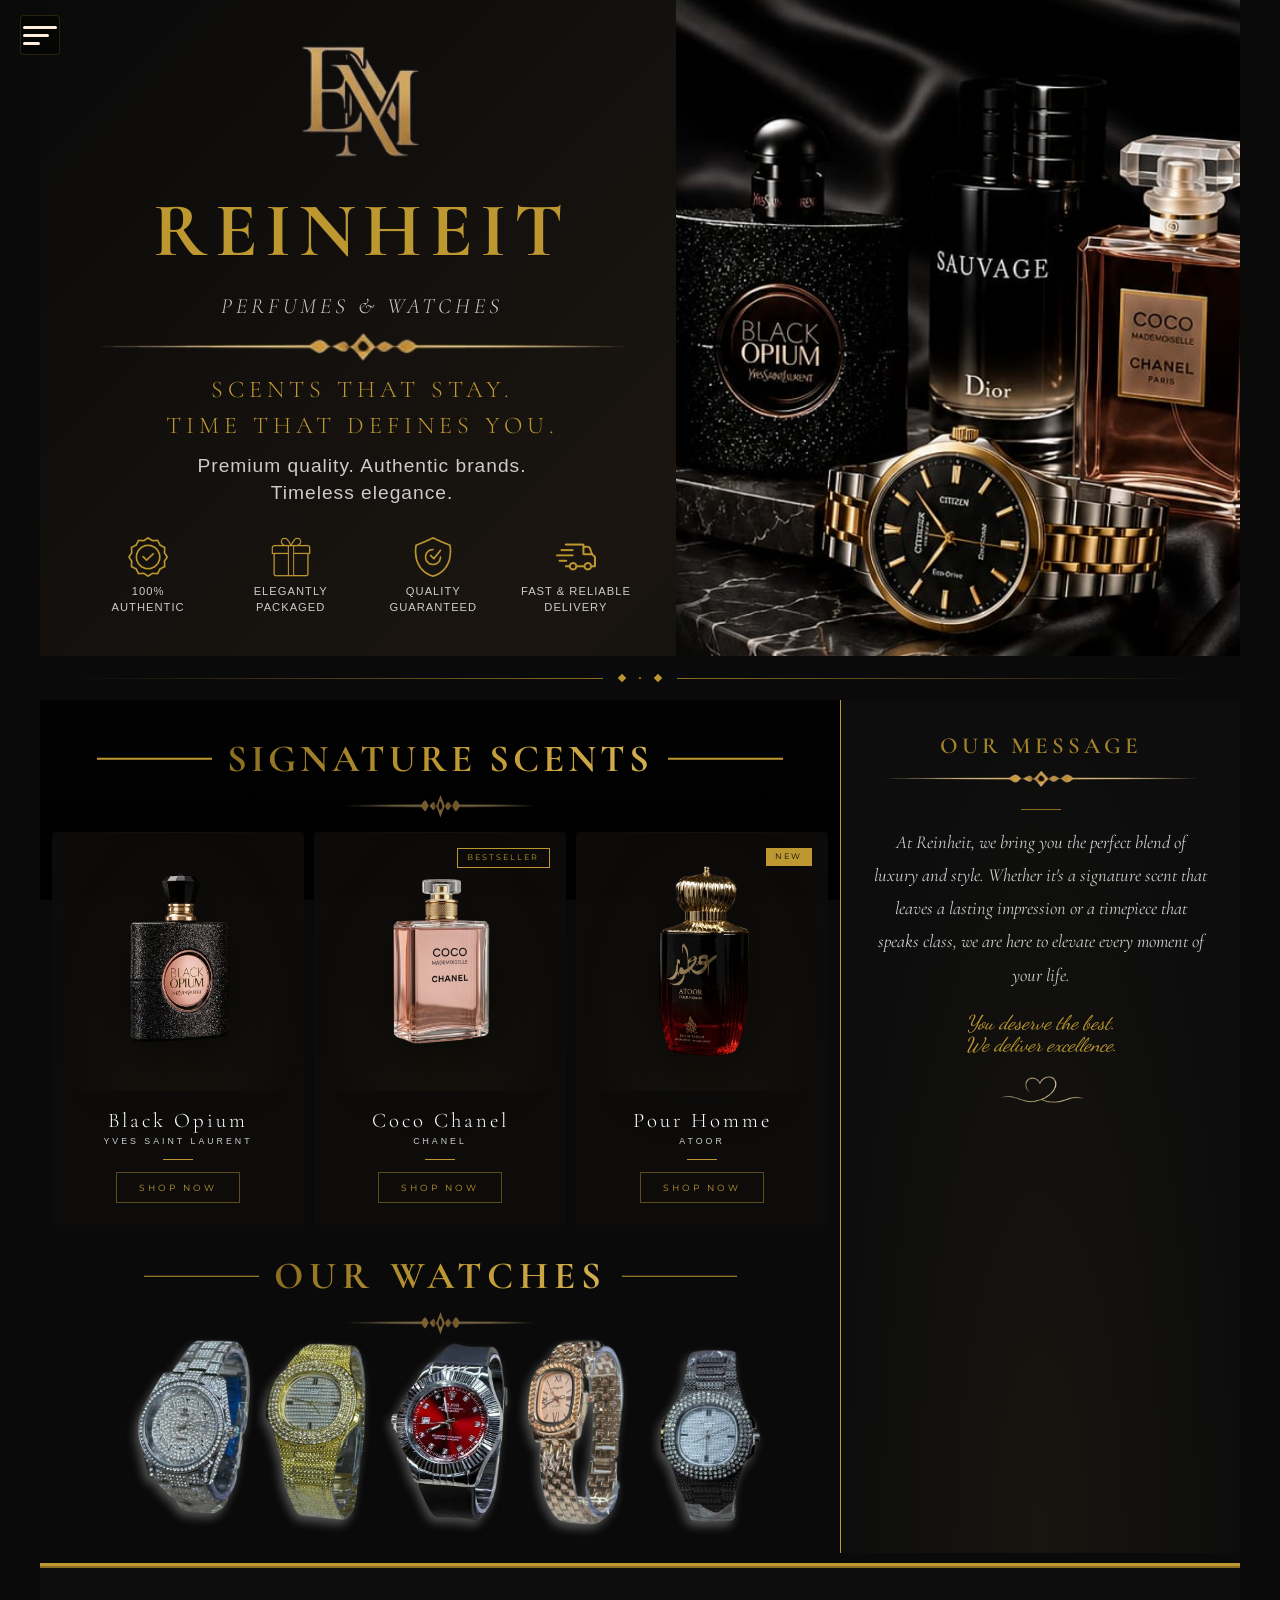
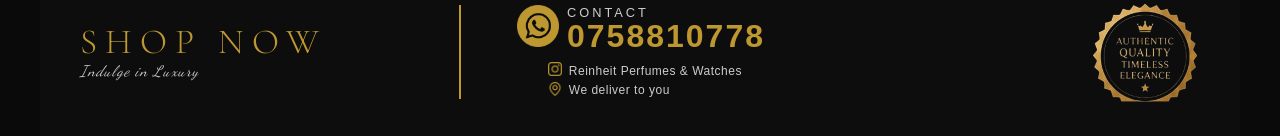
<file: index.html>
<!DOCTYPE html>
<html lang="en">
<head>
    <meta charset="UTF-8">
    <meta name="viewport" content="width=device-width, initial-scale=1.0">
    <meta name="description" content="Reinheit Perfume and Watches is perfume and watch shop based in Nairobi - a perfect blend of luxury and style. Premium quality watches and perfumes, authentic brands and timeless elegance.">
    <link rel="preconnect" href="https://fonts.googleapis.com">
    <link href="https://fonts.googleapis.com/css2?family=Dancing+Script:wght@400..700&family=Cormorant+Garamond:ital,wght@0,300;0,400;0,600;1,300;1,400&family=Montserrat:wght@300;400;500;600&display=swap" rel="stylesheet">
    <!-- Shared base first, then page-specific -->
    <link rel="stylesheet" href="styles.css">
    <link rel="stylesheet" href="index.css">
    <title>Reinheit Perfumes and Watches</title>
</head>

<body class="home-page">

<!-- SCROLL TO TOP BUTTON -->
<button class="scroll-top-btn" id="scrollTopBtn" aria-label="Scroll to top">
    <svg viewBox="0 0 24 24" xmlns="http://www.w3.org/2000/svg">
        <polyline points="18 15 12 9 6 15"></polyline>
    </svg>
</button>


    <!-- Menu btn -->
    <div  id="menuBtn">
        <div></div>
        <div></div>
        <div></div>
    </div>

    <!-- SIDEBAR OVERLAY -->
<div class="sidebar-overlay" id="sidebarOverlay"></div>

<!-- SIDEBAR (moved outside .hero so overflow:hidden can't clip it) -->
<div class="side-bar" id="sidebar">
    <ul class="side-nav">
        <a href="index.html">Home</a>
        <a href="watches.html">Watches</a>
        <a href="shop.html">Perfumes</a>
        <a href="#">Contacts</a>
    </ul>
</div>


<!-- ===== HERO SECTION ===== -->
<section id="hero">

    <div class="hero-content">
        <div class="top-logo">
            <img src="logo.png" alt="Reinheit logo" class="logo">
            <h1>REINHEIT</h1>
            <p class="first-p">PERFUMES &amp; WATCHES</p>
            <img src="underline.png" alt="" class="underline">
        </div>

        <div class="taglines">
            <p class="tagline">SCENTS THAT STAY.</p>
            <p class="tagline">TIME THAT DEFINES YOU.</p>
        </div>

        <p class="subtext">
            Premium quality. Authentic brands.<br>
            Timeless elegance.
        </p>

        <div class="assurance">
            <div class="assur-card">
                <div class="icon"><img src="badge.png" alt="Authentic badge icon"></div>
                <p>100%</p>
                <p>AUTHENTIC</p>
            </div>
            <div class="assur-card">
                <div class="icon"><img src="gifting.png" alt="Gift package icon"></div>
                <p>ELEGANTLY</p>
                <p>PACKAGED</p>
            </div>
            <div class="assur-card">
                <div class="icon"><img src="quality.png" alt="Quality badge icon"></div>
                <p>QUALITY</p>
                <p>GUARANTEED</p>
            </div>
            <div class="assur-card">
                <div class="icon"><img src="delivery.png" alt="Delivery icon"></div>
                <p>FAST &amp; RELIABLE</p>
                <p>DELIVERY</p>
            </div>
        </div>
    </div>

    <div class="img-placeholder">
        <img src="hero-img.png" alt="Luxury perfumes and watches display">
    </div>
</section>

<!-- SECTION DIVIDER -->
<div class="section-divider fade-up">
    <span></span>
    <i></i>
    <i style="transform:rotate(45deg) scale(0.5); background:var(--gold-dim); display:block; width:4px; height:4px; margin: 0 -0.2rem;"></i>
    <i></i>
    <span></span>
</div>

<!-- ===== MAIN CONTENT ===== -->
<section class="main-content">
<div class="content-grid">

    <!-- PERFUMES HEADING -->
    <div class="perfumes-section-heading fade-up products">
        <h2>SIGNATURE SCENTS</h2>
        <img src="underline.png" alt="decorative underline" class="heading-deco">
    </div>

    <!-- FEATURED PERFUMES GRID -->
    <div class="featured-grid reveal">

        <!-- BLACK OPIUM -->
        <div class="featured-card" data-category="women">
            <div class="img-wrap">
                <div class="spotlight"></div>
                <img src="perfume1.png" alt="Black Opium perfume">
            </div>
            <div class="card-body">
                <h3 class="name">Black Opium</h3>
                <p class="brand">Yves Saint Laurent</p>
                <div class="card-divider"></div>
                <a href="shop.html">
                    <button class="btn-shop">Shop Now</button>
                </a>
            </div>
        </div>

        <!-- COCO CHANEL -->
        <div class="featured-card" data-category="women">
            <span class="badge badge-best">Bestseller</span>
            <div class="img-wrap">
                <div class="spotlight"></div>
                <img src="perfume2.png" alt="Coco Chanel perfume">
            </div>
            <div class="card-body">
                <h3 class="name">Coco Chanel</h3>
                <p class="brand">Chanel</p>
                <div class="card-divider"></div>
                <a href="shop.html">
                    <button class="btn-shop">Shop Now</button>
                </a>
            </div>
        </div>

        <!-- ATOOR -->
        <div class="featured-card" data-category="unisex">
            <span class="badge badge-new">New</span>
            <div class="img-wrap">
                <div class="spotlight"></div>
                <img src="atoor.png" alt="Atoor Pour Homme perfume">
            </div>
            <div class="card-body">
                <h3 class="name">Pour Homme</h3>
                <p class="brand">Atoor</p>
                <div class="card-divider"></div>
                <a href="shop.html">
                    <button class="btn-shop">Shop Now</button>
                </a>
            </div>
        </div>

    </div>
    <!-- END FEATURED PERFUMES GRID -->

    <!-- WATCHES -->
    <div class="products watches watches-section-heading">
        <h2 class="fade-up">OUR WATCHES</h2>
        <img src="underline.png" alt="decorative underline" class="heading-deco fade-up d1">
        <div class="watches-grid">
            <div class="watch-item fade-up d1">
                <div class="product">
                    <img src="silver-watch.png" alt="Casio watch">
                </div>
                <p class="product-name">CASIO</p>
            </div>
            <div class="watch-item fade-up d2">
                <div class="product">
                    <img src="golden-watch.png" alt="Citizen watch" style="height: 350px; width: 110px;">
                </div>
                <p class="product-name">CITIZEN</p>
            </div>
            <div class="watch-item fade-up d3">
                <div class="product">
                    <img src="black-rolex.png" alt="Tissot watch">
                </div>
                <p class="product-name">TISSOT</p>
            </div>
            <div class="watch-item fade-up d4">
                <div class="product">
                    <img src="rose-ladies.png" alt="Fossil watch">
                </div>
                <p class="product-name">FOSSIL</p>
            </div>
            <div class="watch-item to-hide fade-up d5">
                <div class="product">
                    <img src="golden-brown.png" alt="Naviforce watch">
                </div>
                <p class="product-name">NAVIFORCE</p>
            </div>
            <div class="watch-item fade-up d5">
                <div class="product">
                    <img src="black-men1.png" alt="Naviforce watch">
                </div>
                <p class="product-name">NAVIFORCE</p>
            </div>
        </div>
    </div>
</div>

    <!-- OUR MESSAGE -->
    <div class="message fade-up">
        <h2>OUR MESSAGE</h2>
        <img src="underline.png" alt="stylish underline" class="underline">
        <div class="message-line"></div>
        <p>At Reinheit, we bring you the perfect blend of luxury and style. Whether it's a signature scent that leaves a lasting impression or a timepiece that speaks class, we are here to elevate every moment of your life.</p>
        <span class="italic-gold" style="padding-top: 20px;">You deserve the best.</span>
        <span class="italic-gold">We deliver excellence.</span>
        <img src="message-heart.png" alt="Heart decoration" class="heart-img">
    </div>

</section>

<!-- ===== FOOTER ===== -->
<footer class="home-footer">
    <div class="footer-shop fade-left">
        <h2>SHOP NOW</h2>
        <span class="tagline-footer">Indulge in Luxury</span>
    </div>

    <div class="footer-contact fade-up d2">
        <div class="whatsapp-row">
            <img src="whatsapp.png" alt="WhatsApp icon">
            <div class="contact-no">
                <p class="contact-label">CONTACT</p>
                <p class="phone-number">0758810778</p>
            </div>
        </div>
        <div class="social-row">
            <p><span><img src="instagram.png" alt="instagram icon"></span>Reinheit Perfumes &amp; Watches</p>
            <p><span><img src="pin.png" alt="location pin"></span> We deliver to you</p>
        </div>
    </div>

    <div class="footer-badge fade-right">
        <img src="footer-badge.png" alt="Authentic Quality Timeless Elegance badge">
    </div>
</footer>

<!-- ===== SCRIPTS ===== -->
<script>
    /* ── WHATSAPP HELPER ── */
    function openWhatsApp(productName) {
        const msg = encodeURIComponent(`Hello Reinheit! I'm interested in ${productName}. Could you share more details?`);
        window.open(`https://wa.me/254758810778?text=${msg}`, '_blank');
    }

    /* ── SCROLL TO TOP ── */
    const scrollTopBtn = document.getElementById('scrollTopBtn');
    window.addEventListener('scroll', function () {
        scrollTopBtn.classList.toggle('visible', window.scrollY > 300);
    });
    scrollTopBtn.addEventListener('click', function () {
        window.scrollTo({ top: 0, behavior: 'smooth' });
    });

    /* ── SIDEBAR ── */
    const menuBtn = document.getElementById('menuBtn');
    const sidebar = document.getElementById('sidebar');
    function closeSidebar() { sidebar.classList.remove('open'); }
    function toggleSidebar() { sidebar.classList.toggle('open'); }
    menuBtn.addEventListener('click', function (e) {
        e.stopPropagation();
        toggleSidebar();
    });
    document.addEventListener('click', function (e) {
        if (sidebar.classList.contains('open') && !sidebar.contains(e.target)) closeSidebar();
    });
    sidebar.querySelectorAll('a').forEach(function (link) {
        link.addEventListener('click', closeSidebar);
    });

    /* ── INTERSECTION OBSERVER ── */
    const animatedEls = document.querySelectorAll('.fade-up, .fade-left, .fade-right, .scale-in, .reveal');
    const revealObserver = new IntersectionObserver((entries) => {
        entries.forEach(entry => {
            if (entry.isIntersecting) {
                entry.target.classList.add('visible');
                revealObserver.unobserve(entry.target);
            }
        });
    }, { threshold: 0.12, rootMargin: '0px 0px -40px 0px' });
    animatedEls.forEach(el => revealObserver.observe(el));

    /* ── WATCH ITEM – WhatsApp on click ── */
    document.querySelectorAll('.watch-item').forEach(function(item) {
        item.addEventListener('click', function() {
            const name = item.querySelector('.product-name')?.innerText || 'a watch';
            openWhatsApp(name);
        });
    });
</script>

</body>
</html>
</file>
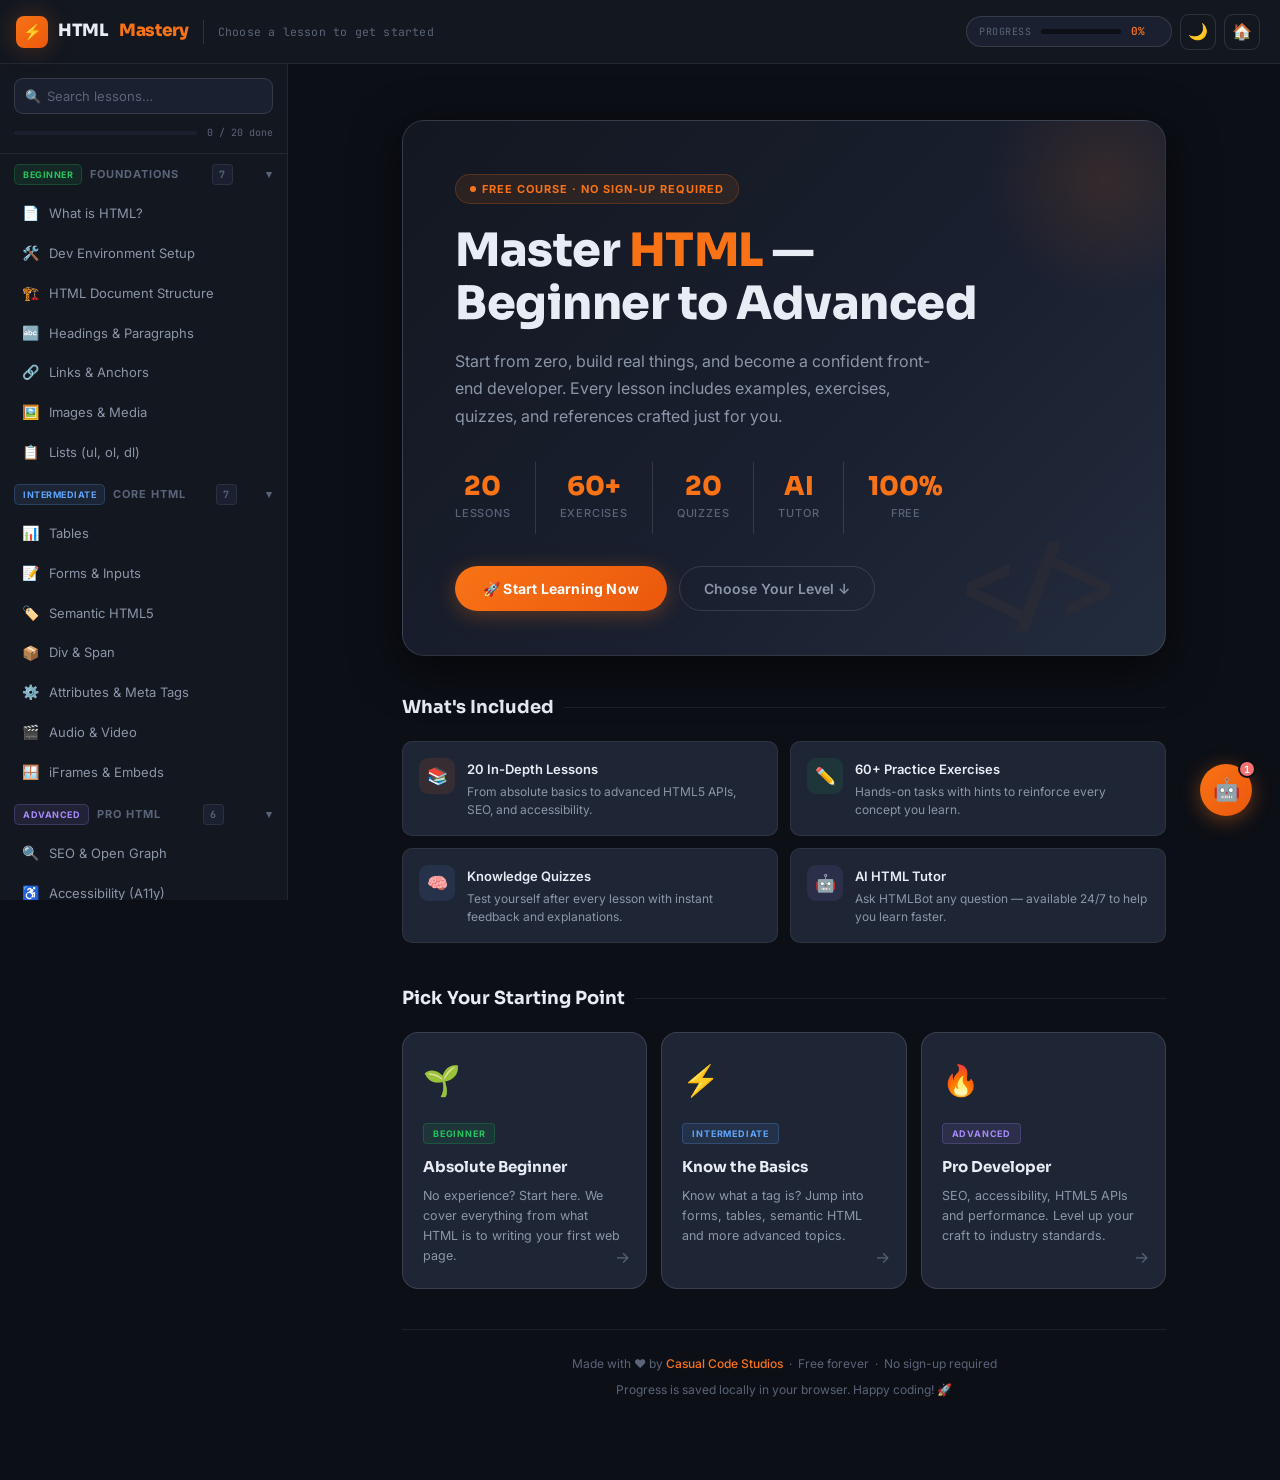
<file: html-course.html>
<!DOCTYPE html>
<html lang="en">
<head>
  <meta charset="UTF-8">
  <meta name="viewport" content="width=device-width, initial-scale=1.0">
  <meta name="description" content="Learn HTML from beginner to advanced — a complete, free HTML course with notes, examples, exercises, and a built-in AI tutor. Perfect for aspiring front-end developers.">
  <meta name="keywords" content="HTML course, learn HTML, HTML tutorial, beginner HTML, front-end developer, web development, HTML exercises, HTML examples">
  <meta name="author" content="Casual Code Studios">
  <meta property="og:title" content="HTML Mastery — Beginner to Advanced Course | Casual Code Studios">
  <meta property="og:description" content="A complete, interactive HTML course with lessons, exercises, and an AI tutor. Study at your own pace.">
  <meta property="og:type" content="website">
  <title>HTML Mastery Course — Beginner to Advanced | Casual Code Studios</title>
  <link rel="preconnect" href="https://fonts.googleapis.com">
  <link rel="preconnect" href="https://fonts.gstatic.com" crossorigin>
  <link href="https://fonts.googleapis.com/css2?family=Inter:wght@300;400;500;600;700;800;900&family=JetBrains+Mono:wght@400;500;600;700&family=Sora:wght@400;600;700;800&display=swap" rel="stylesheet">
  <style>
    /* ══ DESIGN SYSTEM ══ */
    :root {
      --bg:#0c0f16; --bg2:#131720; --bg3:#1a2030; --card:#1e2535; --card2:#232c3d;
      --border:rgba(255,255,255,0.07); --border2:rgba(255,255,255,0.12); --border3:rgba(255,255,255,0.18);
      --text:#e8edf5; --text2:#8b96a8; --text3:#5a6478;
      --accent:#f97316; --accent2:#fb923c; --accent3:#fdba74;
      --accent-s:rgba(249,115,22,0.10); --accent-b:rgba(249,115,22,0.22);
      --accent-glow:0 0 24px rgba(249,115,22,0.25);
      --green:#22c55e; --green-s:rgba(34,197,94,0.10); --green-b:rgba(34,197,94,0.22);
      --blue:#60a5fa; --blue-s:rgba(96,165,250,0.10); --blue-b:rgba(96,165,250,0.22);
      --purple:#a78bfa; --purple-s:rgba(167,139,250,0.10); --purple-b:rgba(167,139,250,0.22);
      --red:#f87171; --red-s:rgba(248,113,113,0.10);
      --yellow:#fbbf24; --yellow-s:rgba(251,191,36,0.10);
      --sidebar-w:288px; --topbar-h:64px;
      --radius:10px; --radius-lg:16px; --radius-xl:22px;
      --shadow-sm:0 2px 8px rgba(0,0,0,0.3);
      --shadow:0 4px 24px rgba(0,0,0,0.45);
      --shadow-lg:0 12px 48px rgba(0,0,0,0.6);
      --mono:'JetBrains Mono','Courier New',monospace;
      --body:'Inter',sans-serif;
      --display:'Sora',sans-serif;
      --ease:cubic-bezier(0.4,0,0.2,1);
      --spring:cubic-bezier(0.34,1.56,0.64,1);
    }
    body.light {
      --bg:#f0f4fa; --bg2:#ffffff; --bg3:#e8edf5; --card:#ffffff; --card2:#f5f7fc;
      --border:rgba(0,0,0,0.07); --border2:rgba(0,0,0,0.11); --border3:rgba(0,0,0,0.18);
      --text:#111827; --text2:#4b5563; --text3:#9ca3af;
      --accent-s:rgba(249,115,22,0.07); --accent-b:rgba(249,115,22,0.15);
      --accent-glow:0 0 20px rgba(249,115,22,0.15);
      --green-s:rgba(34,197,94,0.08); --green-b:rgba(34,197,94,0.15);
      --blue-s:rgba(96,165,250,0.08); --blue-b:rgba(96,165,250,0.15);
      --purple-s:rgba(167,139,250,0.08); --purple-b:rgba(167,139,250,0.15);
      --red-s:rgba(248,113,113,0.08); --yellow-s:rgba(251,191,36,0.08);
      --shadow-sm:0 2px 8px rgba(0,0,0,0.08);
      --shadow:0 4px 24px rgba(0,0,0,0.10);
      --shadow-lg:0 12px 48px rgba(0,0,0,0.15);
    }
    *,*::before,*::after{margin:0;padding:0;box-sizing:border-box}
    html{scroll-behavior:smooth;font-size:16px}
    body{font-family:var(--body);background:var(--bg);color:var(--text);line-height:1.7;overflow-x:hidden;transition:background .3s var(--ease),color .3s var(--ease)}
    a{text-decoration:none;color:var(--blue);transition:color .2s}
    a:hover{text-decoration:underline;color:var(--accent)}
    img{max-width:100%;display:block;border-radius:var(--radius)}
    ul,ol{padding-left:1.5rem}
    code{font-family:var(--mono)}
    ::-webkit-scrollbar{width:5px;height:5px}
    ::-webkit-scrollbar-track{background:transparent}
    ::-webkit-scrollbar-thumb{background:var(--border3);border-radius:6px}
    ::-webkit-scrollbar-thumb:hover{background:var(--accent)}
    ::selection{background:var(--accent-b);color:var(--text)}
    :focus-visible{outline:2px solid var(--accent);outline-offset:3px;border-radius:4px}

    /* ══ TOPBAR ══ */
    .topbar{position:fixed;top:0;left:0;right:0;height:var(--topbar-h);background:var(--bg2);border-bottom:1px solid var(--border);display:flex;align-items:center;padding:0 20px 0 16px;gap:14px;z-index:200;backdrop-filter:blur(20px);-webkit-backdrop-filter:blur(20px)}
    .topbar-logo{display:flex;align-items:center;gap:10px;font-family:var(--display);font-size:17px;font-weight:800;color:var(--text);white-space:nowrap;letter-spacing:-.3px;text-decoration:none;cursor:pointer}
    .topbar-logo:hover{text-decoration:none;color:var(--text)}
    .topbar-logo-icon{width:32px;height:32px;background:linear-gradient(135deg,var(--accent),#ea580c);border-radius:8px;display:flex;align-items:center;justify-content:center;font-size:15px;flex-shrink:0;box-shadow:var(--accent-glow)}
    .topbar-logo span{color:var(--accent)}
    .topbar-divider{width:1px;height:24px;background:var(--border2);flex-shrink:0}
    .topbar-title{font-family:var(--mono);font-size:11.5px;color:var(--text3);flex:1;min-width:0;white-space:nowrap;overflow:hidden;text-overflow:ellipsis;letter-spacing:.2px}
    .topbar-right{display:flex;align-items:center;gap:8px;margin-left:auto;flex-shrink:0}
    .progress-wrap{display:flex;align-items:center;gap:10px;font-family:var(--mono);font-size:11px;color:var(--text2);background:var(--bg3);border:1px solid var(--border2);border-radius:50px;padding:5px 12px}
    .progress-bar-wrap{width:80px;height:5px;background:var(--bg);border-radius:4px;overflow:hidden}
    .progress-bar-fill{height:100%;background:linear-gradient(90deg,var(--accent),var(--accent2));border-radius:4px;transition:width .6s var(--ease);width:0%}
    .progress-pct{font-size:11px;font-weight:600;color:var(--accent);min-width:28px}
    .topbar-icon-btn{width:36px;height:36px;border-radius:9px;border:1px solid var(--border2);background:none;color:var(--text2);font-size:16px;cursor:pointer;transition:all .2s var(--ease);display:flex;align-items:center;justify-content:center;flex-shrink:0}
    .topbar-icon-btn:hover{border-color:var(--accent);color:var(--accent);background:var(--accent-s)}
    .topbar-icon-btn.active{background:var(--accent);color:#fff;border-color:var(--accent)}
    .hamburger-btn{display:none;flex-direction:column;justify-content:center;gap:5px;width:36px;height:36px;padding:8px;background:none;border:1px solid var(--border2);border-radius:9px;cursor:pointer;transition:all .2s;flex-shrink:0}
    .hamburger-btn span{display:block;width:100%;height:2px;background:var(--text2);border-radius:2px;transition:all .3s var(--ease)}
    .hamburger-btn:hover{border-color:var(--accent)}
    .hamburger-btn:hover span{background:var(--accent)}
    .hamburger-btn.open span:nth-child(1){transform:translateY(7px) rotate(45deg)}
    .hamburger-btn.open span:nth-child(2){opacity:0;transform:scaleX(0)}
    .hamburger-btn.open span:nth-child(3){transform:translateY(-7px) rotate(-45deg)}

    /* ══ LAYOUT ══ */
    .layout{display:grid;grid-template-columns:var(--sidebar-w) 1fr;min-height:100vh;padding-top:var(--topbar-h)}

    /* ══ SIDEBAR ══ */
    .sidebar{position:fixed;top:var(--topbar-h);left:0;width:var(--sidebar-w);height:calc(100vh - var(--topbar-h));background:var(--bg2);border-right:1px solid var(--border);overflow-y:auto;padding:0 0 40px;z-index:100;transition:transform .3s var(--ease)}
    .sidebar::-webkit-scrollbar{width:3px}
    .sidebar-header{padding:14px 14px 12px;border-bottom:1px solid var(--border);background:var(--bg2);position:sticky;top:0;z-index:10}
    .sidebar-search{position:relative}
    .sidebar-search-icon{position:absolute;left:11px;top:50%;transform:translateY(-50%);color:var(--text3);font-size:13px;pointer-events:none}
    .sidebar-search input{width:100%;padding:9px 12px 9px 32px;border-radius:9px;border:1px solid var(--border2);background:var(--bg3);color:var(--text);font-family:var(--body);font-size:13px;transition:all .2s}
    .sidebar-search input:focus{border-color:var(--accent);outline:none;background:var(--bg);box-shadow:0 0 0 3px var(--accent-s)}
    .sidebar-search input::placeholder{color:var(--text3)}
    .sidebar-progress{margin-top:10px;display:flex;align-items:center;gap:10px}
    .sidebar-progress-bar{flex:1;height:4px;background:var(--bg3);border-radius:4px;overflow:hidden}
    .sidebar-progress-fill{height:100%;background:linear-gradient(90deg,var(--accent),var(--green));border-radius:4px;transition:width .6s var(--ease);width:0%}
    .sidebar-progress-text{font-family:var(--mono);font-size:10px;color:var(--text3);white-space:nowrap}
    .sidebar-section{margin-bottom:2px}
    .sidebar-section-hdr{display:flex;align-items:center;gap:8px;padding:10px 14px 8px;font-family:var(--body);font-size:11px;font-weight:700;text-transform:uppercase;letter-spacing:1px;color:var(--text3);cursor:pointer;user-select:none;transition:color .2s}
    .sidebar-section-hdr:hover{color:var(--text2)}
    .sidebar-section-hdr .chevron{margin-left:auto;font-size:11px;transition:transform .25s var(--ease);color:var(--text3)}
    .sidebar-section-hdr.collapsed .chevron{transform:rotate(-90deg)}
    .lvl-badge{padding:2px 8px;border-radius:5px;font-size:9px;font-weight:700;letter-spacing:.5px;text-transform:uppercase}
    .badge-beginner{background:var(--green-s);color:var(--green);border:1px solid var(--green-b)}
    .badge-intermediate{background:var(--blue-s);color:var(--blue);border:1px solid var(--blue-b)}
    .badge-advanced{background:var(--purple-s);color:var(--purple);border:1px solid var(--purple-b)}
    .section-count{margin-left:auto;font-family:var(--mono);font-size:10px;color:var(--text3);background:var(--bg3);border:1px solid var(--border);border-radius:4px;padding:1px 6px}
    .sidebar-items{overflow:hidden;transition:max-height .3s var(--ease)}
    .sidebar-items.collapsed{max-height:0!important}
    .sidebar-link{display:flex;align-items:center;gap:9px;padding:8px 14px 8px 18px;font-size:13px;font-weight:400;color:var(--text2);cursor:pointer;border-left:2px solid transparent;transition:all .18s var(--ease);border-radius:0 8px 8px 0;margin-right:8px;position:relative}
    .sidebar-link:hover{color:var(--text);background:var(--bg3);border-left-color:var(--border3)}
    .sidebar-link.active{color:var(--accent);background:var(--accent-s);border-left-color:var(--accent);font-weight:600}
    .sidebar-link .lesson-icon{font-size:14px;flex-shrink:0;width:20px;text-align:center}
    .sidebar-link .lesson-title{flex:1;min-width:0;overflow:hidden;text-overflow:ellipsis;white-space:nowrap}
    .sidebar-link .done-tick{margin-left:auto;width:18px;height:18px;border-radius:50%;background:var(--green);color:#fff;font-size:9px;display:flex;align-items:center;justify-content:center;opacity:0;transition:opacity .2s,transform .2s var(--spring);flex-shrink:0;transform:scale(.5)}
    .sidebar-link.done .done-tick{opacity:1;transform:scale(1)}

    /* ══ MAIN ══ */
    .main{grid-column:2;min-width:0;padding:0}
    .topic-page{display:none}
    .topic-page.active{display:block;animation:fadeSlideIn .35s var(--ease)}
    @keyframes fadeSlideIn{from{opacity:0;transform:translateY(14px)}to{opacity:1;transform:none}}

    /* ══ WELCOME SCREEN ══ */
    .welcome-screen{max-width:860px;margin:0 auto;padding:56px 48px 80px}
    .welcome-hero{position:relative;overflow:hidden;border-radius:var(--radius-xl);padding:52px 52px 44px;margin-bottom:36px;background:linear-gradient(135deg,var(--bg2) 0%,var(--bg3) 60%,var(--card2) 100%);border:1px solid var(--border2);box-shadow:var(--shadow-lg)}
    .welcome-hero::before{content:'</>';position:absolute;right:40px;bottom:20px;font-family:var(--mono);font-size:96px;font-weight:700;color:var(--accent);opacity:.04;line-height:1;user-select:none}
    .welcome-hero::after{content:'';position:absolute;top:-60px;right:-60px;width:240px;height:240px;background:radial-gradient(circle,rgba(249,115,22,.12) 0%,transparent 70%);border-radius:50%;pointer-events:none}
    .hero-badge{display:inline-flex;align-items:center;gap:6px;padding:5px 14px;border-radius:50px;background:var(--accent-s);border:1px solid var(--accent-b);color:var(--accent);font-size:11px;font-weight:700;text-transform:uppercase;letter-spacing:1px;margin-bottom:20px}
    .hero-badge-dot{width:6px;height:6px;border-radius:50%;background:var(--accent);animation:pulse-dot 2s infinite}
    @keyframes pulse-dot{0%,100%{opacity:1;transform:scale(1)}50%{opacity:.5;transform:scale(.8)}}
    .welcome-hero h1{font-family:var(--display);font-size:clamp(28px,4.5vw,46px);font-weight:800;line-height:1.15;margin-bottom:18px;color:var(--text);letter-spacing:-.5px}
    .welcome-hero h1 span{color:var(--accent)}
    .welcome-hero p{font-size:16px;color:var(--text2);max-width:500px;margin-bottom:32px;line-height:1.7}
    .welcome-stats{display:flex;gap:0;flex-wrap:wrap;margin-bottom:32px}
    .welcome-stat{display:flex;flex-direction:column;align-items:center;padding:12px 24px;border-right:1px solid var(--border2)}
    .welcome-stat:first-child{padding-left:0}
    .welcome-stat:last-child{border-right:none}
    .welcome-stat-num{font-family:var(--display);font-size:26px;font-weight:800;color:var(--accent);line-height:1;margin-bottom:4px}
    .welcome-stat-lbl{font-size:11px;color:var(--text3);text-transform:uppercase;letter-spacing:.8px;font-weight:500}
    .hero-actions{display:flex;gap:12px;flex-wrap:wrap}
    .start-btn{display:inline-flex;align-items:center;gap:8px;padding:13px 28px;border-radius:50px;background:linear-gradient(135deg,var(--accent),#ea580c);color:#fff;font-family:var(--body);font-size:14px;font-weight:700;border:none;cursor:pointer;transition:all .25s var(--spring);text-decoration:none;box-shadow:0 4px 20px rgba(249,115,22,.3);letter-spacing:.2px}
    .start-btn:hover{transform:translateY(-2px);box-shadow:0 8px 28px rgba(249,115,22,.45);text-decoration:none;color:#fff}
    .start-btn-ghost{display:inline-flex;align-items:center;gap:8px;padding:13px 24px;border-radius:50px;background:none;color:var(--text2);font-family:var(--body);font-size:14px;font-weight:600;border:1px solid var(--border2);cursor:pointer;transition:all .2s;text-decoration:none}
    .start-btn-ghost:hover{border-color:var(--accent);color:var(--accent);background:var(--accent-s);text-decoration:none}
    .welcome-section-title{font-family:var(--display);font-size:18px;font-weight:700;color:var(--text);margin-bottom:18px;display:flex;align-items:center;gap:10px}
    .welcome-section-title::after{content:'';flex:1;height:1px;background:var(--border)}
    .welcome-paths{display:grid;grid-template-columns:repeat(3,1fr);gap:14px;margin-bottom:40px}
    .path-card{background:var(--card);border:1px solid var(--border2);border-radius:var(--radius-lg);padding:22px 20px;cursor:pointer;transition:all .22s var(--ease);position:relative;overflow:hidden}
    .path-card::before{content:'';position:absolute;inset:0;opacity:0;transition:opacity .2s;border-radius:inherit}
    .path-card.beginner-card::before{background:radial-gradient(circle at top left,var(--green-s),transparent 70%)}
    .path-card.intermediate-card::before{background:radial-gradient(circle at top left,var(--blue-s),transparent 70%)}
    .path-card.advanced-card::before{background:radial-gradient(circle at top left,var(--purple-s),transparent 70%)}
    .path-card:hover::before{opacity:1}
    .path-card:hover{border-color:var(--border3);transform:translateY(-3px);box-shadow:var(--shadow)}
    .path-card.beginner-card:hover{border-color:var(--green)}
    .path-card.intermediate-card:hover{border-color:var(--blue)}
    .path-card.advanced-card:hover{border-color:var(--purple)}
    .path-icon{font-size:30px;margin-bottom:12px}
    .path-level-badge{display:inline-block;padding:2px 9px;border-radius:4px;font-size:9px;font-weight:700;text-transform:uppercase;letter-spacing:.8px;margin-bottom:10px}
    .path-title{font-family:var(--display);font-size:15px;font-weight:700;margin-bottom:6px;color:var(--text)}
    .path-desc{font-size:12.5px;color:var(--text2);line-height:1.6}
    .path-arrow{position:absolute;bottom:16px;right:16px;font-size:16px;color:var(--text3);transition:all .2s}
    .path-card:hover .path-arrow{color:var(--accent);transform:translateX(3px)}
    .welcome-features{display:grid;grid-template-columns:repeat(2,1fr);gap:12px;margin-bottom:40px}
    .feature-item{display:flex;align-items:flex-start;gap:12px;padding:16px;background:var(--card);border:1px solid var(--border);border-radius:var(--radius)}
    .feature-icon{width:36px;height:36px;border-radius:9px;display:flex;align-items:center;justify-content:center;font-size:17px;flex-shrink:0}
    .feature-icon.orange{background:var(--accent-s)}
    .feature-icon.green{background:var(--green-s)}
    .feature-icon.blue{background:var(--blue-s)}
    .feature-icon.purple{background:var(--purple-s)}
    .feature-title{font-size:13px;font-weight:600;color:var(--text);margin-bottom:3px}
    .feature-desc{font-size:12px;color:var(--text2);line-height:1.5}

    /* ══ LESSON LAYOUT ══ */
    .lesson-wrap{max-width:860px;margin:0 auto;padding:44px 48px 100px}
    .lesson-breadcrumb{display:flex;align-items:center;gap:6px;font-family:var(--mono);font-size:11px;color:var(--text3);margin-bottom:28px}
    .lesson-breadcrumb .bc-sep{color:var(--border3)}
    .lesson-breadcrumb .bc-current{color:var(--text2)}
    .lesson-header{margin-bottom:40px;padding-bottom:28px;border-bottom:1px solid var(--border)}
    .lesson-tag{display:inline-flex;align-items:center;gap:6px;padding:4px 13px;border-radius:50px;font-size:11px;font-weight:700;text-transform:uppercase;letter-spacing:1px;margin-bottom:18px}
    .lesson-tag.beginner{background:var(--green-s);color:var(--green);border:1px solid var(--green-b)}
    .lesson-tag.intermediate{background:var(--blue-s);color:var(--blue);border:1px solid var(--blue-b)}
    .lesson-tag.advanced{background:var(--purple-s);color:var(--purple);border:1px solid var(--purple-b)}
    .lesson-h1{font-family:var(--display);font-size:clamp(26px,4vw,40px);font-weight:800;line-height:1.15;margin-bottom:16px;color:var(--text);letter-spacing:-.5px}
    .lesson-meta{display:flex;flex-wrap:wrap;gap:10px;align-items:center}
    .lesson-meta-item{display:flex;align-items:center;gap:6px;font-size:12.5px;color:var(--text2);background:var(--bg3);border:1px solid var(--border);border-radius:6px;padding:4px 10px}

    /* ══ CONTENT BLOCKS ══ */
    .lesson-body h2{font-family:var(--display);font-size:21px;font-weight:700;margin:44px 0 18px;color:var(--text);display:flex;align-items:center;gap:12px;letter-spacing:-.2px}
    .lesson-body h2::before{content:'';display:block;width:4px;height:22px;background:linear-gradient(180deg,var(--accent),var(--accent2));border-radius:3px;flex-shrink:0}
    .lesson-body h3{font-family:var(--display);font-size:17px;font-weight:600;margin:30px 0 14px;color:var(--text)}
    .lesson-body p{margin-bottom:18px;color:var(--text);font-size:15px;line-height:1.8}
    .lesson-body ul,.lesson-body ol{margin-bottom:18px}
    .lesson-body li{margin-bottom:8px;font-size:15px;color:var(--text);line-height:1.7}
    .lesson-body strong{color:var(--accent2);font-weight:600}
    .lesson-body em{color:var(--blue);font-style:italic}
    .lesson-body :not(pre)>code{background:var(--bg3);border:1px solid var(--border2);padding:2px 7px;border-radius:5px;font-family:var(--mono);font-size:13px;color:var(--accent3)}

    /* ══ CODE BLOCKS ══ */
    .code-block{background:#0d1117;border:1px solid var(--border2);border-radius:var(--radius-lg);margin:24px 0;overflow:hidden;box-shadow:var(--shadow)}
    body.light .code-block{background:#1a1e2e}
    .code-block-bar{display:flex;align-items:center;padding:10px 16px;background:rgba(255,255,255,.025);border-bottom:1px solid rgba(255,255,255,.06);gap:8px}
    .dot{width:11px;height:11px;border-radius:50%}
    .dot-r{background:#ff5f57}.dot-y{background:#febc2e}.dot-g{background:#28c840}
    .code-lang{font-family:var(--mono);font-size:11px;color:rgba(255,255,255,.3);margin-left:auto;background:rgba(255,255,255,.06);padding:2px 9px;border-radius:4px;letter-spacing:.3px}
    .copy-btn{margin-left:8px;padding:4px 12px;background:rgba(255,255,255,.06);border:1px solid rgba(255,255,255,.1);border-radius:5px;color:rgba(255,255,255,.5);font-family:var(--mono);font-size:10px;cursor:pointer;transition:all .2s;letter-spacing:.3px}
    .copy-btn:hover{background:rgba(255,255,255,.12);color:rgba(255,255,255,.85);border-color:rgba(255,255,255,.2)}
    .copy-btn.copied{background:rgba(34,197,94,.15);color:var(--green);border-color:rgba(34,197,94,.3)}
    .code-block pre{padding:22px 20px;overflow-x:auto;font-family:var(--mono);font-size:13.5px;line-height:1.8;color:#cdd9e5;margin:0}
    .ck{color:#ff7b72}.cs{color:#a5d6ff}.ca{color:#79c0ff}.cv{color:#ffa657}.cc{color:#6a7381;font-style:italic}.ct{color:#f0c000}.cp{color:#cdd9e5}

    /* ══ INFO BOXES ══ */
    .info-box{border-radius:var(--radius);padding:16px 20px;margin:22px 0;display:flex;gap:14px;align-items:flex-start;border:1px solid}
    .info-box-icon{font-size:18px;flex-shrink:0;margin-top:1px;width:28px;text-align:center}
    .info-box-body{flex:1}
    .info-box-title{font-size:12px;font-weight:700;text-transform:uppercase;letter-spacing:.6px;margin-bottom:5px}
    .info-box p{margin:0;font-size:14px;line-height:1.65}
    .info-box.tip{background:var(--green-s);border-color:var(--green-b)}
    .info-box.tip .info-box-title{color:var(--green)}
    .info-box.note{background:var(--blue-s);border-color:var(--blue-b)}
    .info-box.note .info-box-title{color:var(--blue)}
    .info-box.warning{background:var(--yellow-s);border-color:rgba(251,191,36,.25)}
    .info-box.warning .info-box-title{color:var(--yellow)}
    .info-box.fun{background:var(--purple-s);border-color:var(--purple-b)}
    .info-box.fun .info-box-title{color:var(--purple)}

    /* ══ DIAGRAMS ══ */
    .diagram{background:var(--card);border:1px solid var(--border2);border-radius:var(--radius-lg);padding:28px;margin:24px 0;text-align:center}
    .diagram-title{font-family:var(--display);font-size:13px;font-weight:600;color:var(--text2);margin-bottom:18px;text-transform:uppercase;letter-spacing:.5px}
    .html-tree{background:#0a0e14;border:1px solid var(--border2);border-radius:var(--radius);padding:20px;font-family:var(--mono);font-size:13px;margin:22px 0;line-height:2}
    body.light .html-tree{background:#1a1e27}
    .tree-tag{color:#79c0ff}.tree-attr{color:#ffa657}.tree-val{color:#a5d6ff}.tree-text{color:#cdd9e5}.tree-comment{color:#6a7381;font-style:italic}
    .tree-l1{padding-left:0}.tree-l2{padding-left:24px}.tree-l3{padding-left:48px}.tree-l4{padding-left:72px}
    .preview-wrap{margin:22px 0;border:1px solid var(--border2);border-radius:var(--radius-lg);overflow:hidden}
    .preview-bar{display:flex;align-items:center;gap:8px;padding:9px 16px;background:var(--bg3);border-bottom:1px solid var(--border);font-family:var(--mono);font-size:11px;color:var(--text3)}
    .preview-body{background:#fff;padding:22px;color:#333;font-family:Georgia,serif}
    .img-caption{text-align:center;font-family:var(--mono);font-size:11px;color:var(--text3);margin-top:-10px;margin-bottom:22px}
    .lesson-img{width:100%;border-radius:var(--radius);border:1px solid var(--border2);margin:22px 0;object-fit:cover}
    .svg-diagram{margin:22px 0}

    /* ══ EXERCISES ══ */
    .exercises-section{background:var(--card);border:1px solid var(--border2);border-top:3px solid var(--accent);border-radius:var(--radius-lg);padding:28px;margin:44px 0 32px}
    .exercises-header{display:flex;align-items:center;gap:12px;margin-bottom:22px}
    .exercises-icon-wrap,.exercises-icon{width:40px;height:40px;border-radius:10px;background:var(--accent-s);border:1px solid var(--accent-b);display:flex;align-items:center;justify-content:center;font-size:20px;flex-shrink:0}
    .exercises-title{font-family:var(--display);font-size:19px;font-weight:700}
    .exercise-item{background:var(--bg2);border:1px solid var(--border);border-radius:var(--radius);padding:18px 20px;margin-bottom:12px;transition:border-color .2s,box-shadow .2s}
    .exercise-item:hover{border-color:var(--accent-b);box-shadow:0 2px 12px rgba(249,115,22,.08)}
    .exercise-item:last-child{margin-bottom:0}
    .exercise-num{font-family:var(--mono);font-size:10px;color:var(--accent);text-transform:uppercase;letter-spacing:1.2px;margin-bottom:8px;font-weight:600}
    .exercise-q{font-size:14px;color:var(--text);font-weight:500;margin-bottom:12px;line-height:1.6}
    .exercise-actions{display:flex;gap:8px;flex-wrap:wrap}
    .exercise-hint{font-family:var(--mono);font-size:12.5px;color:var(--text2);background:var(--bg3);border:1px solid var(--border2);padding:10px 14px;border-radius:8px;margin-top:12px;display:none;line-height:1.6}
    .exercise-hint.show{display:block;animation:fadeSlideIn .2s var(--ease)}
    .hint-btn{background:none;border:1px solid var(--border2);border-radius:6px;padding:6px 14px;font-family:var(--body);font-size:12px;font-weight:500;color:var(--text3);cursor:pointer;transition:all .2s}
    .hint-btn:hover{border-color:var(--yellow);color:var(--yellow);background:var(--yellow-s)}
    .exercise-done-btn{background:var(--green-s);border:1px solid var(--green-b);border-radius:6px;padding:6px 14px;font-family:var(--body);font-size:12px;font-weight:600;color:var(--green);cursor:pointer;transition:all .2s}
    .exercise-done-btn:hover{background:var(--green);color:#fff;border-color:var(--green)}
    .exercise-done-btn.done{background:var(--green);color:#fff;border-color:var(--green)}

    /* ══ RESOURCES ══ */
    .resources-section{background:var(--bg2);border:1px solid var(--border2);border-radius:var(--radius-lg);padding:24px;margin-bottom:32px}
    .resources-title{font-family:var(--display);font-size:17px;font-weight:700;margin-bottom:16px;display:flex;align-items:center;gap:8px;color:var(--text)}
    .resource-links{display:grid;grid-template-columns:repeat(auto-fill,minmax(210px,1fr));gap:10px}
    .resource-link{display:flex;align-items:center;gap:10px;padding:12px 14px;background:var(--bg3);border:1px solid var(--border);border-radius:var(--radius);color:var(--text2);font-size:13px;transition:all .2s;text-decoration:none}
    .resource-link:hover{border-color:var(--accent);color:var(--accent);background:var(--accent-s);text-decoration:none;transform:translateY(-1px)}
    .resource-link-icon{font-size:18px;flex-shrink:0}
    .resource-link-name{font-weight:600;font-size:13px}
    .resource-link-desc{font-size:11px;color:var(--text3);margin-top:1px}

    /* ══ LESSON NAV ══ */
    .lesson-nav{display:flex;justify-content:space-between;gap:16px;padding-top:28px;border-top:1px solid var(--border);margin-top:20px;flex-wrap:wrap}
    .lesson-nav-btn{display:flex;align-items:center;gap:10px;padding:14px 20px;border-radius:var(--radius);border:1px solid var(--border2);background:var(--card);color:var(--text2);font-size:13px;cursor:pointer;transition:all .2s;min-width:0;max-width:48%}
    .lesson-nav-btn:hover{border-color:var(--accent);color:var(--accent);background:var(--accent-s)}
    .lesson-nav-btn.primary{background:linear-gradient(135deg,var(--accent),#ea580c);color:#fff;border-color:transparent;box-shadow:0 4px 16px rgba(249,115,22,.25)}
    .lesson-nav-btn.primary:hover{box-shadow:0 6px 24px rgba(249,115,22,.4);transform:translateY(-1px);color:#fff}
    .lesson-nav-txt{min-width:0;overflow:hidden}
    .lesson-nav-label{font-size:10px;color:var(--text3);text-transform:uppercase;letter-spacing:.5px;margin-bottom:2px}
    .lesson-nav-btn.primary .lesson-nav-label{color:rgba(255,255,255,.65)}
    .lesson-nav-name{font-size:13px;font-weight:600;white-space:nowrap;overflow:hidden;text-overflow:ellipsis}
    .nav-arrow{font-size:18px;flex-shrink:0}

    /* ══ MARK DONE ══ */
    .mark-done-btn{position:fixed;bottom:28px;right:28px;display:flex;align-items:center;gap:8px;padding:13px 24px;border-radius:50px;background:linear-gradient(135deg,var(--green),#16a34a);color:#fff;font-family:var(--body);font-size:13px;font-weight:700;border:none;cursor:pointer;box-shadow:0 4px 20px rgba(34,197,94,.35);transition:all .3s var(--spring);z-index:150;letter-spacing:.2px}
    .mark-done-btn:hover{transform:scale(1.05) translateY(-2px);box-shadow:0 8px 28px rgba(34,197,94,.45)}
    .mark-done-btn.done{background:var(--card);color:var(--green);box-shadow:none;border:1px solid var(--green-b)}

    /* ══ CHATBOT ══ */
    .chat-fab{position:fixed;bottom:84px;right:28px;width:52px;height:52px;border-radius:50%;background:linear-gradient(135deg,var(--accent),#ea580c);border:none;cursor:pointer;display:flex;align-items:center;justify-content:center;font-size:22px;z-index:149;box-shadow:0 4px 20px rgba(249,115,22,.4);transition:all .3s var(--spring)}
    .chat-fab:hover{transform:scale(1.1);box-shadow:0 8px 28px rgba(249,115,22,.5)}
    .chat-badge{position:absolute;top:-4px;right:-4px;width:18px;height:18px;border-radius:50%;background:var(--red);color:#fff;font-size:10px;font-weight:700;display:flex;align-items:center;justify-content:center;font-family:var(--mono);border:2px solid var(--bg)}
    .chatbot-panel{position:fixed;bottom:152px;right:28px;width:360px;height:500px;background:var(--bg2);border:1px solid var(--border2);border-radius:var(--radius-xl);display:flex;flex-direction:column;box-shadow:var(--shadow-lg);z-index:148;overflow:hidden;transform:scale(.88) translateY(16px);opacity:0;pointer-events:none;transform-origin:bottom right;transition:all .3s var(--spring)}
    .chatbot-panel.open{transform:scale(1) translateY(0);opacity:1;pointer-events:all}
    .chat-header{display:flex;align-items:center;gap:12px;padding:14px 16px;background:var(--bg3);border-bottom:1px solid var(--border);flex-shrink:0}
    .chat-avatar{width:38px;height:38px;border-radius:50%;background:linear-gradient(135deg,var(--accent),#ea580c);display:flex;align-items:center;justify-content:center;font-size:18px;flex-shrink:0;box-shadow:0 2px 8px rgba(249,115,22,.3)}
    .chat-header-info{flex:1}
    .chat-name{font-family:var(--display);font-size:14px;font-weight:700}
    .chat-status{font-size:11px;color:var(--green);display:flex;align-items:center;gap:5px;margin-top:2px}
    .chat-status::before{content:'';width:6px;height:6px;border-radius:50%;background:var(--green);animation:pulse-dot 2s infinite}
    .chat-close{background:none;border:none;color:var(--text2);cursor:pointer;font-size:18px;padding:4px;border-radius:6px;transition:all .2s}
    .chat-close:hover{background:var(--bg);color:var(--text)}
    .chat-messages{flex:1;overflow-y:auto;padding:16px;display:flex;flex-direction:column;gap:10px}
    .chat-msg{max-width:85%;padding:10px 14px;border-radius:14px;font-size:13px;line-height:1.55;animation:msgIn .2s var(--spring)}
    @keyframes msgIn{from{opacity:0;transform:scale(.9) translateY(6px)}to{opacity:1;transform:none}}
    .chat-msg.bot{background:var(--bg3);color:var(--text);border-radius:14px 14px 14px 4px;align-self:flex-start;border:1px solid var(--border)}
    .chat-msg.user{background:linear-gradient(135deg,var(--accent),#ea580c);color:#fff;border-radius:14px 14px 4px 14px;align-self:flex-end}
    .chat-msg.bot code{background:var(--bg);border:1px solid var(--border2);padding:1px 5px;border-radius:4px;font-family:var(--mono);font-size:12px;color:var(--accent3)}
    .chat-typing{display:flex;gap:4px;padding:12px 16px;background:var(--bg3);border-radius:14px 14px 14px 4px;border:1px solid var(--border);align-self:flex-start;width:fit-content}
    .chat-typing span{width:7px;height:7px;border-radius:50%;background:var(--text2);animation:typing 1.2s infinite}
    .chat-typing span:nth-child(2){animation-delay:.2s}
    .chat-typing span:nth-child(3){animation-delay:.4s}
    @keyframes typing{0%,100%{transform:translateY(0);opacity:.5}50%{transform:translateY(-5px);opacity:1}}
    .chat-suggestions{display:flex;flex-wrap:wrap;gap:6px;padding:8px 14px;border-top:1px solid var(--border);flex-shrink:0}
    .chat-sug{padding:5px 11px;border-radius:50px;background:var(--bg3);border:1px solid var(--border2);font-size:11px;color:var(--text2);cursor:pointer;transition:all .2s}
    .chat-sug:hover{border-color:var(--accent);color:var(--accent);background:var(--accent-s)}
    .chat-input-wrap{display:flex;gap:8px;padding:12px 14px;border-top:1px solid var(--border);flex-shrink:0}
    .chat-input{flex:1;padding:10px 14px;background:var(--bg3);border:1px solid var(--border2);border-radius:50px;color:var(--text);font-family:var(--body);font-size:13px;transition:all .2s}
    .chat-input:focus{border-color:var(--accent);outline:none;box-shadow:0 0 0 3px var(--accent-s)}
    .chat-send{width:38px;height:38px;border-radius:50%;background:linear-gradient(135deg,var(--accent),#ea580c);border:none;color:#fff;font-size:15px;cursor:pointer;flex-shrink:0;transition:all .2s var(--spring);display:flex;align-items:center;justify-content:center;box-shadow:0 2px 8px rgba(249,115,22,.3)}
    .chat-send:hover{transform:scale(1.1);box-shadow:0 4px 14px rgba(249,115,22,.4)}
    .chat-send:disabled{background:var(--bg3);color:var(--text3);cursor:not-allowed;transform:none;box-shadow:none}

    /* ══ QUIZ ══ */
    .quiz-section{background:linear-gradient(135deg,var(--purple-s),var(--bg2));border:1px solid var(--purple-b);border-radius:var(--radius-lg);padding:28px;margin:36px 0}
    .quiz-header{display:flex;align-items:center;gap:12px;margin-bottom:6px}
    .quiz-icon-wrap{width:38px;height:38px;border-radius:10px;background:var(--purple-s);border:1px solid var(--purple-b);display:flex;align-items:center;justify-content:center;font-size:18px;flex-shrink:0}
    .quiz-title{font-family:var(--display);font-size:18px;font-weight:700}
    .quiz-sub{font-size:13px;color:var(--text2);margin-bottom:22px}
    .quiz-q{font-size:15px;font-weight:600;margin-bottom:16px;color:var(--text);line-height:1.6}
    .quiz-options{display:flex;flex-direction:column;gap:9px}
    .quiz-option{padding:13px 18px;border-radius:var(--radius);border:1px solid var(--border2);background:var(--bg2);cursor:pointer;font-size:14px;color:var(--text);transition:all .2s;text-align:left;font-weight:500}
    .quiz-option:hover:not([disabled]){border-color:var(--purple);color:var(--purple);background:var(--purple-s)}
    .quiz-option.correct{background:var(--green-s);border-color:var(--green);color:var(--green)}
    .quiz-option.wrong{background:var(--red-s);border-color:var(--red);color:var(--red)}
    .quiz-feedback{margin-top:16px;padding:13px 16px;border-radius:var(--radius);font-size:13.5px;display:none;line-height:1.6}
    .quiz-feedback.show{display:block;animation:fadeSlideIn .25s var(--ease)}
    .quiz-feedback.right{background:var(--green-s);color:var(--green);border:1px solid var(--green-b)}
    .quiz-feedback.wrong{background:var(--red-s);color:var(--red);border:1px solid rgba(248,113,113,.2)}
    .quiz-next{margin-top:14px;padding:10px 22px;background:var(--purple);color:#fff;border:none;border-radius:50px;font-family:var(--body);font-size:13px;font-weight:600;cursor:pointer;display:none;transition:all .2s}
    .quiz-next:hover{background:#8b5cf6;transform:translateY(-1px)}
    .quiz-next.show{display:inline-flex}

    /* ══ TOC ══ */
    .toc-panel{position:sticky;top:calc(var(--topbar-h) + 20px);background:var(--card);border:1px solid var(--border);border-radius:var(--radius);padding:16px;margin:22px 0;font-size:13px}
    .toc-title{font-size:10px;font-weight:700;text-transform:uppercase;letter-spacing:1.2px;color:var(--text3);margin-bottom:12px}
    .toc-list{list-style:none;padding:0}
    .toc-item{margin-bottom:7px}
    .toc-link{color:var(--text2);font-size:12.5px;display:flex;align-items:center;gap:7px;padding:3px 0;transition:color .2s}
    .toc-link:hover{color:var(--accent);text-decoration:none}
    .toc-link::before{content:'#';color:var(--accent);opacity:.5;font-size:10px;font-family:var(--mono)}

    /* ══ SCROLL TO TOP ══ */
    .scroll-top-btn{position:fixed;bottom:28px;left:50%;transform:translateX(-50%) translateY(20px);background:var(--bg3);border:1px solid var(--border2);color:var(--text2);border-radius:50px;padding:8px 18px;font-size:12px;font-weight:600;font-family:var(--body);cursor:pointer;opacity:0;pointer-events:none;transition:all .3s var(--ease);z-index:140;display:flex;align-items:center;gap:6px;letter-spacing:.2px;box-shadow:var(--shadow-sm)}
    .scroll-top-btn.show{opacity:1;pointer-events:all;transform:translateX(-50%) translateY(0)}
    .scroll-top-btn:hover{border-color:var(--accent);color:var(--accent);background:var(--accent-s)}

    /* ══ WELCOME FOOTER ══ */
    .welcome-footer{text-align:center;padding:24px 0 0;border-top:1px solid var(--border);margin-top:8px}
    .welcome-footer p{font-size:12px;color:var(--text3);line-height:1.7}
    .welcome-footer a{color:var(--accent);font-weight:500}
    .welcome-footer a:hover{text-decoration:underline}

    /* ══ LESSON INLINE LINKS ══ */
    .lesson-body a{color:var(--accent);font-weight:500;border-bottom:1px solid var(--accent-b);transition:all .2s}
    .lesson-body a:hover{color:var(--accent2);border-bottom-color:var(--accent);text-decoration:none}

    /* ══ CERT ══ */
    .cert-screen{text-align:center;padding:80px 48px;background:linear-gradient(135deg,var(--bg2),var(--bg3))}
    .cert-emoji{font-size:72px;margin-bottom:24px}
    .cert-title{font-family:var(--display);font-size:36px;font-weight:800;color:var(--accent);margin-bottom:14px;letter-spacing:-.5px}
    .cert-sub{font-size:16px;color:var(--text2);max-width:440px;margin:0 auto 28px;line-height:1.7}

    /* ══ MOBILE ══ */
    .sidebar-overlay{display:none;position:fixed;inset:0;background:rgba(0,0,0,.65);z-index:99;backdrop-filter:blur(4px)}
    @media(max-width:960px){
      .layout{grid-template-columns:1fr}
      .sidebar{transform:translateX(-100%);width:280px;z-index:101;box-shadow:var(--shadow-lg)}
      .sidebar.open{transform:translateX(0)}
      .sidebar-overlay.open{display:block}
      .main{grid-column:1}
      .hamburger-btn{display:flex}
      .topbar-logo{font-size:15px}
      .welcome-paths{grid-template-columns:1fr}
      .welcome-features{grid-template-columns:1fr}
      .lesson-wrap{padding:28px 22px 80px}
      .welcome-screen{padding:32px 22px 60px}
      .welcome-hero{padding:32px 28px}
      .welcome-hero h1{font-size:28px}
      .chatbot-panel{width:calc(100vw - 48px);bottom:152px}
      .progress-wrap{display:none}
      .resource-links{grid-template-columns:1fr}
      .lesson-nav-btn{max-width:100%}
    }
    @media(max-width:480px){
      .welcome-hero{padding:24px 20px}
      .hero-actions{flex-direction:column}
      .start-btn,.start-btn-ghost{justify-content:center}
      .lesson-nav{flex-direction:column}
      .lesson-nav-btn{max-width:100%}
      .mark-done-btn{bottom:16px;right:16px;padding:11px 18px;font-size:12px}
      .chat-fab{bottom:72px;right:16px}
      .chatbot-panel{right:16px;width:calc(100vw - 32px)}
    }
  </style>
</head>
<body>

<!-- TOPBAR -->
<header class="topbar" role="banner">
  <button class="hamburger-btn" id="menuBtn" aria-label="Toggle menu">
    <span></span><span></span><span></span>
  </button>
  <div class="topbar-logo" onclick="showWelcome()" role="button" tabindex="0" onkeydown="if(event.key==='Enter')showWelcome()">
    <div class="topbar-logo-icon">⚡</div>
    HTML <span>Mastery</span>
  </div>
  <div class="topbar-divider"></div>
  <div class="topbar-title" id="topbarTitle">Choose a lesson to get started</div>
  <div class="topbar-right">
    <div class="progress-wrap" title="Your course progress">
      <span style="font-size:10px;color:var(--text3);text-transform:uppercase;letter-spacing:.5px">Progress</span>
      <div class="progress-bar-wrap"><div class="progress-bar-fill" id="progressBar"></div></div>
      <span class="progress-pct" id="progressText">0%</span>
    </div>
    <button class="topbar-icon-btn" id="themeBtn" aria-label="Toggle theme" title="Toggle dark/light mode">🌙</button>
    <button class="topbar-icon-btn" onclick="showWelcome()" aria-label="Go home" title="Home">🏠</button>
  </div>
</header>

<!-- SIDEBAR OVERLAY -->
<div class="sidebar-overlay" id="sidebarOverlay"></div>

<!-- LAYOUT -->
<div class="layout">

  <!-- SIDEBAR -->
  <nav class="sidebar" id="sidebar" aria-label="Course navigation">
    <div class="sidebar-header">
      <div class="sidebar-search">
        <span class="sidebar-search-icon">🔍</span>
        <input type="search" id="sidebarSearch" placeholder="Search lessons…" aria-label="Search topics">
      </div>
      <div class="sidebar-progress">
        <div class="sidebar-progress-bar">
          <div class="sidebar-progress-fill" id="sidebarProgressFill"></div>
        </div>
        <span class="sidebar-progress-text" id="sidebarProgressText">0 / 20 done</span>
      </div>
    </div>

    <div class="sidebar-section" id="sec-beginner">
      <div class="sidebar-section-hdr" onclick="toggleSection('beginner')">
        <span class="lvl-badge badge-beginner">Beginner</span>
        <span>Foundations</span>
        <span class="section-count">7</span>
        <span class="chevron">▾</span>
      </div>
      <div class="sidebar-items" id="items-beginner">
        <div class="sidebar-link" onclick="loadTopic('intro')" data-topic="intro"><span class="lesson-icon">📄</span><span class="lesson-title">What is HTML?</span><span class="done-tick">✓</span></div>
        <div class="sidebar-link" onclick="loadTopic('setup')" data-topic="setup"><span class="lesson-icon">🛠️</span><span class="lesson-title">Dev Environment Setup</span><span class="done-tick">✓</span></div>
        <div class="sidebar-link" onclick="loadTopic('structure')" data-topic="structure"><span class="lesson-icon">🏗️</span><span class="lesson-title">HTML Document Structure</span><span class="done-tick">✓</span></div>
        <div class="sidebar-link" onclick="loadTopic('headings')" data-topic="headings"><span class="lesson-icon">🔤</span><span class="lesson-title">Headings &amp; Paragraphs</span><span class="done-tick">✓</span></div>
        <div class="sidebar-link" onclick="loadTopic('links')" data-topic="links"><span class="lesson-icon">🔗</span><span class="lesson-title">Links &amp; Anchors</span><span class="done-tick">✓</span></div>
        <div class="sidebar-link" onclick="loadTopic('images')" data-topic="images"><span class="lesson-icon">🖼️</span><span class="lesson-title">Images &amp; Media</span><span class="done-tick">✓</span></div>
        <div class="sidebar-link" onclick="loadTopic('lists')" data-topic="lists"><span class="lesson-icon">📋</span><span class="lesson-title">Lists (ul, ol, dl)</span><span class="done-tick">✓</span></div>
      </div>
    </div>

    <div class="sidebar-section" id="sec-intermediate">
      <div class="sidebar-section-hdr" onclick="toggleSection('intermediate')">
        <span class="lvl-badge badge-intermediate">Intermediate</span>
        <span>Core HTML</span>
        <span class="section-count">7</span>
        <span class="chevron">▾</span>
      </div>
      <div class="sidebar-items" id="items-intermediate">
        <div class="sidebar-link" onclick="loadTopic('tables')" data-topic="tables"><span class="lesson-icon">📊</span><span class="lesson-title">Tables</span><span class="done-tick">✓</span></div>
        <div class="sidebar-link" onclick="loadTopic('forms')" data-topic="forms"><span class="lesson-icon">📝</span><span class="lesson-title">Forms &amp; Inputs</span><span class="done-tick">✓</span></div>
        <div class="sidebar-link" onclick="loadTopic('semantic')" data-topic="semantic"><span class="lesson-icon">🏷️</span><span class="lesson-title">Semantic HTML5</span><span class="done-tick">✓</span></div>
        <div class="sidebar-link" onclick="loadTopic('divspan')" data-topic="divspan"><span class="lesson-icon">📦</span><span class="lesson-title">Div &amp; Span</span><span class="done-tick">✓</span></div>
        <div class="sidebar-link" onclick="loadTopic('attributes')" data-topic="attributes"><span class="lesson-icon">⚙️</span><span class="lesson-title">Attributes &amp; Meta Tags</span><span class="done-tick">✓</span></div>
        <div class="sidebar-link" onclick="loadTopic('multimedia')" data-topic="multimedia"><span class="lesson-icon">🎬</span><span class="lesson-title">Audio &amp; Video</span><span class="done-tick">✓</span></div>
        <div class="sidebar-link" onclick="loadTopic('iframes')" data-topic="iframes"><span class="lesson-icon">🪟</span><span class="lesson-title">iFrames &amp; Embeds</span><span class="done-tick">✓</span></div>
      </div>
    </div>

    <div class="sidebar-section" id="sec-advanced">
      <div class="sidebar-section-hdr" onclick="toggleSection('advanced')">
        <span class="lvl-badge badge-advanced">Advanced</span>
        <span>Pro HTML</span>
        <span class="section-count">6</span>
        <span class="chevron">▾</span>
      </div>
      <div class="sidebar-items" id="items-advanced">
        <div class="sidebar-link" onclick="loadTopic('seo')" data-topic="seo"><span class="lesson-icon">🔍</span><span class="lesson-title">SEO &amp; Open Graph</span><span class="done-tick">✓</span></div>
        <div class="sidebar-link" onclick="loadTopic('accessibility')" data-topic="accessibility"><span class="lesson-icon">♿</span><span class="lesson-title">Accessibility (A11y)</span><span class="done-tick">✓</span></div>
        <div class="sidebar-link" onclick="loadTopic('canvas')" data-topic="canvas"><span class="lesson-icon">🎨</span><span class="lesson-title">Canvas &amp; SVG</span><span class="done-tick">✓</span></div>
        <div class="sidebar-link" onclick="loadTopic('apis')" data-topic="apis"><span class="lesson-icon">🌐</span><span class="lesson-title">HTML5 APIs</span><span class="done-tick">✓</span></div>
        <div class="sidebar-link" onclick="loadTopic('performance')" data-topic="performance"><span class="lesson-icon">⚡</span><span class="lesson-title">Performance &amp; Best Practices</span><span class="done-tick">✓</span></div>
        <div class="sidebar-link" onclick="loadTopic('nextSteps')" data-topic="nextSteps"><span class="lesson-icon">🚀</span><span class="lesson-title">Next Steps: CSS &amp; JS</span><span class="done-tick">✓</span></div>
      </div>
    </div>
  </nav>

  <!-- MAIN -->
  <main class="main" id="mainContent" role="main">
    <div id="page-welcome" class="topic-page active">
      <div class="welcome-screen">
        <div class="welcome-hero">
          <div class="hero-badge"><span class="hero-badge-dot"></span>Free Course · No Sign-up Required</div>
          <h1>Master <span>HTML</span> —<br>Beginner to Advanced</h1>
          <p>Start from zero, build real things, and become a confident front-end developer. Every lesson includes examples, exercises, quizzes, and references crafted just for you.</p>
          <div class="welcome-stats">
            <div class="welcome-stat"><span class="welcome-stat-num">20</span><span class="welcome-stat-lbl">Lessons</span></div>
            <div class="welcome-stat"><span class="welcome-stat-num">60+</span><span class="welcome-stat-lbl">Exercises</span></div>
            <div class="welcome-stat"><span class="welcome-stat-num">20</span><span class="welcome-stat-lbl">Quizzes</span></div>
            <div class="welcome-stat"><span class="welcome-stat-num">AI</span><span class="welcome-stat-lbl">Tutor</span></div>
            <div class="welcome-stat"><span class="welcome-stat-num">100%</span><span class="welcome-stat-lbl">Free</span></div>
          </div>
          <div class="hero-actions">
            <button class="start-btn" onclick="loadTopic('intro')">🚀 Start Learning Now</button>
            <button class="start-btn-ghost" onclick="document.getElementById('paths-section').scrollIntoView({behavior:'smooth'})">Choose Your Level ↓</button>
          </div>
        </div>

        <div class="welcome-section-title">What's Included</div>
        <div class="welcome-features">
          <div class="feature-item"><div class="feature-icon orange">📚</div><div><div class="feature-title">20 In-Depth Lessons</div><div class="feature-desc">From absolute basics to advanced HTML5 APIs, SEO, and accessibility.</div></div></div>
          <div class="feature-item"><div class="feature-icon green">✏️</div><div><div class="feature-title">60+ Practice Exercises</div><div class="feature-desc">Hands-on tasks with hints to reinforce every concept you learn.</div></div></div>
          <div class="feature-item"><div class="feature-icon blue">🧠</div><div><div class="feature-title">Knowledge Quizzes</div><div class="feature-desc">Test yourself after every lesson with instant feedback and explanations.</div></div></div>
          <div class="feature-item"><div class="feature-icon purple">🤖</div><div><div class="feature-title">AI HTML Tutor</div><div class="feature-desc">Ask HTMLBot any question — available 24/7 to help you learn faster.</div></div></div>
        </div>

        <div class="welcome-section-title" id="paths-section">Pick Your Starting Point</div>
        <div class="welcome-paths">
          <div class="path-card beginner-card" onclick="loadTopic('intro')"><div class="path-icon">🌱</div><div class="path-level-badge badge-beginner">Beginner</div><div class="path-title">Absolute Beginner</div><div class="path-desc">No experience? Start here. We cover everything from what HTML is to writing your first web page.</div><div class="path-arrow">→</div></div>
          <div class="path-card intermediate-card" onclick="loadTopic('tables')"><div class="path-icon">⚡</div><div class="path-level-badge badge-intermediate">Intermediate</div><div class="path-title">Know the Basics</div><div class="path-desc">Know what a tag is? Jump into forms, tables, semantic HTML and more advanced topics.</div><div class="path-arrow">→</div></div>
          <div class="path-card advanced-card" onclick="loadTopic('seo')"><div class="path-icon">🔥</div><div class="path-level-badge badge-advanced">Advanced</div><div class="path-title">Pro Developer</div><div class="path-desc">SEO, accessibility, HTML5 APIs and performance. Level up your craft to industry standards.</div><div class="path-arrow">→</div></div>
        </div>
        <div class="welcome-footer">
          <p>Made with ❤️ by <a href="#" onclick="return false">Casual Code Studios</a> &nbsp;·&nbsp; Free forever &nbsp;·&nbsp; No sign-up required</p>
          <p style="margin-top:6px">Progress is saved locally in your browser. Happy coding! 🚀</p>
        </div>
      </div>
    </div>
    <div id="lesson-container"></div>
  </main>
</div>

<!-- SCROLL TO TOP -->
<button class="scroll-top-btn" id="scrollTopBtn" onclick="window.scrollTo({top:0,behavior:'smooth'})" aria-label="Scroll to top">↑ Back to Top</button>

<!-- MARK DONE BUTTON -->
<button class="mark-done-btn" id="markDoneBtn" onclick="markCurrentDone()" style="display:none" aria-label="Mark lesson as complete">✅ Mark as Done</button>

<!-- CHATBOT FAB -->
<button class="chat-fab" id="chatFab" onclick="toggleChat()" aria-label="Open AI Tutor">🤖<span class="chat-badge" id="chatBadge">1</span></button>

<!-- CHATBOT PANEL -->
<div class="chatbot-panel" id="chatPanel" role="dialog" aria-label="AI Tutor">
  <div class="chat-header">
    <div class="chat-avatar">🤖</div>
    <div class="chat-header-info">
      <div class="chat-name">HTMLBot — Your AI Tutor</div>
      <div class="chat-status">Online · Ready to help</div>
    </div>
    <button class="chat-close" onclick="toggleChat()" aria-label="Close chat">✕</button>
  </div>
  <div class="chat-messages" id="chatMessages">
    <div class="chat-msg bot">👋 Hey! I'm <strong>HTMLBot</strong>, your personal HTML tutor. Ask me anything — about tags, code errors, concepts, or career advice!</div>
    <div class="chat-msg bot">💡 <strong>Quick tip:</strong> Use <code>&lt;!-- --&gt;</code> to write comments in HTML. They're notes for you — the browser ignores them!</div>
  </div>
  <div class="chat-suggestions" id="chatSugs">
    <button class="chat-sug" onclick="askBot('What is a tag?')">What is a tag?</button>
    <button class="chat-sug" onclick="askBot('What does DOCTYPE mean?')">DOCTYPE?</button>
    <button class="chat-sug" onclick="askBot('Difference between div and span?')">div vs span?</button>
    <button class="chat-sug" onclick="askBot('How do I add a link?')">Add a link?</button>
  </div>
  <div class="chat-input-wrap">
    <input type="text" class="chat-input" id="chatInput" placeholder="Ask HTMLBot anything…" onkeydown="if(event.key==='Enter')sendChat()">
    <button class="chat-send" id="chatSendBtn" onclick="sendChat()" aria-label="Send">➤</button>
  </div>
</div>

<script>
/* ═══════════════════════════════════════════════════════
   COURSE DATA — All lessons
═══════════════════════════════════════════════════════ */
const TOPICS = {

  intro: {
    title: "What is HTML?",
    level: "beginner",
    readTime: "8 min",
    section: "Foundations",
    prev: null,
    next: "setup",
    quiz: {
      q: "What does HTML stand for?",
      options: ["Hyper Text Markup Language","High Tech Modern Language","How To Make Links","Hyper Transfer Method Language"],
      correct: 0,
      explain: "Correct! HTML stands for Hyper Text Markup Language. It's the backbone of every web page."
    },
    content: `
      <div class="lesson-breadcrumb">Foundations <span>›</span> What is HTML?</div>
      <div class="lesson-header">
        <div class="lesson-tag beginner">🌱 Beginner</div>
        <h1 class="lesson-h1">What is HTML?</h1>
        <div class="lesson-meta">
          <div class="lesson-meta-item">⏱️ 8 min read</div>
          <div class="lesson-meta-item">📄 Lesson 1 of 20</div>
        </div>
      </div>

      <div class="lesson-body">
        <p>Imagine walking into a house. The <strong>walls, floors, and structure</strong> of the house — that's HTML. The paint, curtains, and decoration — that's CSS. The electricity and plumbing that make things work — that's JavaScript.</p>

        <div class="info-box fun">
          <div class="info-box-icon">🏠</div>
          <div class="info-box-body">
            <div class="info-box-title">Real-Life Analogy</div>
            <p>HTML is the <em>skeleton</em> of a web page. Just like a skeleton holds your body together and defines its shape, HTML holds a website together and defines its structure.</p>
          </div>
        </div>

        <h2 id="what-is-html">What Exactly is HTML?</h2>
        <p><strong>HTML (HyperText Markup Language)</strong> is the standard language used to create and structure content on the web. Every website you've ever visited — Google, YouTube, Instagram — has HTML underneath it.</p>
        <p>HTML uses <strong>tags</strong> to label pieces of content. A tag tells the browser: "This is a heading", "This is a paragraph", "This is an image". Browsers read these instructions and display the page accordingly.</p>

        <!-- SVG Diagram: what HTML looks like -->
        <div class="diagram">
          <div class="diagram-title">📐 How HTML, CSS & JS Work Together</div>
          <svg viewBox="0 0 600 200" xmlns="http://www.w3.org/2000/svg" style="max-width:100%;height:auto">
            <defs>
              <linearGradient id="g1" x1="0%" y1="0%" x2="100%" y2="0%">
                <stop offset="0%" style="stop-color:#3fb950;stop-opacity:0.2"/>
                <stop offset="100%" style="stop-color:#3fb950;stop-opacity:0.05"/>
              </linearGradient>
              <linearGradient id="g2" x1="0%" y1="0%" x2="100%" y2="0%">
                <stop offset="0%" style="stop-color:#58a6ff;stop-opacity:0.2"/>
                <stop offset="100%" style="stop-color:#58a6ff;stop-opacity:0.05"/>
              </linearGradient>
              <linearGradient id="g3" x1="0%" y1="0%" x2="100%" y2="0%">
                <stop offset="0%" style="stop-color:#f97316;stop-opacity:0.2"/>
                <stop offset="100%" style="stop-color:#f97316;stop-opacity:0.05"/>
              </linearGradient>
            </defs>
            <!-- HTML box -->
            <rect x="20" y="40" width="160" height="120" rx="10" fill="url(#g1)" stroke="#3fb950" stroke-width="1.5"/>
            <text x="100" y="80" text-anchor="middle" font-family="Roboto Mono,monospace" font-size="22" fill="#3fb950">&lt;/&gt;</text>
            <text x="100" y="108" text-anchor="middle" font-family="Roboto Slab,serif" font-size="15" font-weight="700" fill="#e6edf3">HTML</text>
            <text x="100" y="128" text-anchor="middle" font-family="Roboto,sans-serif" font-size="11" fill="#8b949e">Structure</text>
            <text x="100" y="148" text-anchor="middle" font-family="Roboto,sans-serif" font-size="11" fill="#8b949e">Content</text>
            <!-- CSS box -->
            <rect x="220" y="40" width="160" height="120" rx="10" fill="url(#g2)" stroke="#58a6ff" stroke-width="1.5"/>
            <text x="300" y="80" text-anchor="middle" font-family="Roboto Mono,monospace" font-size="22" fill="#58a6ff">{ }</text>
            <text x="300" y="108" text-anchor="middle" font-family="Roboto Slab,serif" font-size="15" font-weight="700" fill="#e6edf3">CSS</text>
            <text x="300" y="128" text-anchor="middle" font-family="Roboto,sans-serif" font-size="11" fill="#8b949e">Styling</text>
            <text x="300" y="148" text-anchor="middle" font-family="Roboto,sans-serif" font-size="11" fill="#8b949e">Design</text>
            <!-- JS box -->
            <rect x="420" y="40" width="160" height="120" rx="10" fill="url(#g3)" stroke="#f97316" stroke-width="1.5"/>
            <text x="500" y="80" text-anchor="middle" font-family="Roboto Mono,monospace" font-size="22" fill="#f97316">JS</text>
            <text x="500" y="108" text-anchor="middle" font-family="Roboto Slab,serif" font-size="15" font-weight="700" fill="#e6edf3">JavaScript</text>
            <text x="500" y="128" text-anchor="middle" font-family="Roboto,sans-serif" font-size="11" fill="#8b949e">Behavior</text>
            <text x="500" y="148" text-anchor="middle" font-family="Roboto,sans-serif" font-size="11" fill="#8b949e">Interaction</text>
            <!-- Arrows -->
            <line x1="180" y1="100" x2="220" y2="100" stroke="#6e7681" stroke-width="1.5" stroke-dasharray="4"/>
            <polygon points="218,96 226,100 218,104" fill="#6e7681"/>
            <line x1="380" y1="100" x2="420" y2="100" stroke="#6e7681" stroke-width="1.5" stroke-dasharray="4"/>
            <polygon points="418,96 426,100 418,104" fill="#6e7681"/>
            <!-- Labels -->
            <text x="300" y="20" text-anchor="middle" font-family="Roboto,sans-serif" font-size="12" fill="#6e7681">The Three Pillars of the Web</text>
          </svg>
        </div>

        <h2 id="history">A Quick History 📜</h2>
        <p>HTML was invented by <strong>Tim Berners-Lee</strong> in 1991 — a British scientist at CERN (yes, the particle physics lab). He needed a way to share documents between scientists across computers. His invention accidentally created the World Wide Web.</p>
        <p>Today we use <strong>HTML5</strong>, the fifth and current version, which added powerful features like native video, audio, canvas drawing, and much more.</p>

        <div class="info-box note">
          <div class="info-box-icon">📌</div>
          <div class="info-box-body">
            <div class="info-box-title">Good to Know</div>
            <p>HTML is NOT a programming language. It's a <em>markup language</em> — it describes content, not logic. You don't calculate things or write functions in HTML. That's JavaScript's job.</p>
          </div>
        </div>

        <h2 id="tags">Your First HTML Tags</h2>
        <p>Tags are the building blocks of HTML. They look like this:</p>

        <div class="code-block">
          <div class="code-block-bar">
            <span class="dot dot-r"></span><span class="dot dot-y"></span><span class="dot dot-g"></span>
            <span class="code-lang">html</span>
            <button class="copy-btn" onclick="copyCode(this)">Copy</button>
          </div>
          <pre><span class="ct">&lt;h1&gt;</span><span class="tree-text">Hello, World!</span><span class="ct">&lt;/h1&gt;</span>
<span class="ct">&lt;p&gt;</span><span class="tree-text">This is my first paragraph.</span><span class="ct">&lt;/p&gt;</span>
<span class="cc">&lt;!-- This is a comment — browsers ignore it --&gt;</span></pre>
        </div>

        <p>Most tags have an <strong>opening tag</strong> <code>&lt;tagname&gt;</code> and a <strong>closing tag</strong> <code>&lt;/tagname&gt;</code>. The content sits between them. Notice the slash <code>/</code> in the closing tag — that tells the browser "this tag ends here."</p>

        <div class="preview-wrap">
          <div class="preview-bar">🌐 Browser Preview</div>
          <div class="preview-body">
            <h1 style="font-size:24px;margin:0 0 8px">Hello, World!</h1>
            <p style="margin:0">This is my first paragraph.</p>
          </div>
        </div>

        <div class="info-box tip">
          <div class="info-box-icon">💡</div>
          <div class="info-box-body">
            <div class="info-box-title">Classroom Tip</div>
            <p>Think of a tag like a <em>sandwich</em>. The opening tag is the top bread, the content is the filling, and the closing tag is the bottom bread. The bread wraps and holds the content together!</p>
          </div>
        </div>

        <h2 id="self-closing">Self-Closing Tags</h2>
        <p>Some HTML elements don't wrap content — they just stand alone. These are called <strong>self-closing tags</strong> (or void elements):</p>
        <div class="code-block">
          <div class="code-block-bar"><span class="dot dot-r"></span><span class="dot dot-y"></span><span class="dot dot-g"></span><span class="code-lang">html</span><button class="copy-btn" onclick="copyCode(this)">Copy</button></div>
          <pre><span class="ct">&lt;img</span> <span class="ca">src</span><span class="cp">=</span><span class="cs">"photo.jpg"</span> <span class="ca">alt</span><span class="cp">=</span><span class="cs">"A photo"</span><span class="ct">&gt;</span>
<span class="ct">&lt;br&gt;</span>   <span class="cc">&lt;!-- line break --&gt;</span>
<span class="ct">&lt;hr&gt;</span>   <span class="cc">&lt;!-- horizontal rule (a line) --&gt;</span>
<span class="ct">&lt;input</span> <span class="ca">type</span><span class="cp">=</span><span class="cs">"text"</span><span class="ct">&gt;</span></pre>
        </div>

      </div>

      <!-- EXERCISES -->
      <div class="exercises-section">
        <div class="exercises-header">
          <div class="exercises-icon">✏️</div>
          <div class="exercises-title">Practice Exercises</div>
        </div>
        <div class="exercise-item">
          <div class="exercise-num">Exercise 1.1</div>
          <div class="exercise-q">Open Notepad (or VS Code) and type a heading that says "My First Web Page" using the correct HTML heading tag.</div>
          <button class="hint-btn" onclick="toggleHint(this)">💡 Show Hint</button>
          <button class="exercise-done-btn" onclick="toggleExDone(this)">Mark Done</button>
          <div class="exercise-hint">Use <code>&lt;h1&gt;My First Web Page&lt;/h1&gt;</code></div>
        </div>
        <div class="exercise-item">
          <div class="exercise-num">Exercise 1.2</div>
          <div class="exercise-q">Write a paragraph below the heading that describes what you want to learn in this course.</div>
          <button class="hint-btn" onclick="toggleHint(this)">💡 Show Hint</button>
          <button class="exercise-done-btn" onclick="toggleExDone(this)">Mark Done</button>
          <div class="exercise-hint">Use <code>&lt;p&gt;Your text here&lt;/p&gt;</code></div>
        </div>
        <div class="exercise-item">
          <div class="exercise-num">Exercise 1.3</div>
          <div class="exercise-q">Add a comment in your HTML that says "This is my very first web page!"</div>
          <button class="hint-btn" onclick="toggleHint(this)">💡 Show Hint</button>
          <button class="exercise-done-btn" onclick="toggleExDone(this)">Mark Done</button>
          <div class="exercise-hint"><code>&lt;!-- This is my very first web page! --&gt;</code></div>
        </div>
      </div>

      <!-- RESOURCES -->
      <div class="resources-section">
        <div class="resources-title">📚 Further Reading & References</div>
        <div class="resource-links">
          <a class="resource-link" href="https://developer.mozilla.org/en-US/docs/Learn/HTML/Introduction_to_HTML" target="_blank" rel="noopener">
            <span class="resource-link-icon">📖</span>
            <div><div class="resource-link-name">MDN: Intro to HTML</div><div class="resource-link-desc">Mozilla's gold standard docs</div></div>
          </a>
          <a class="resource-link" href="https://www.w3schools.com/html/html_intro.asp" target="_blank" rel="noopener">
            <span class="resource-link-icon">🏫</span>
            <div><div class="resource-link-name">W3Schools HTML Intro</div><div class="resource-link-desc">Beginner-friendly tutorials</div></div>
          </a>
          <a class="resource-link" href="https://html.com/" target="_blank" rel="noopener">
            <span class="resource-link-icon">🌐</span>
            <div><div class="resource-link-name">HTML.com</div><div class="resource-link-desc">Visual guides for beginners</div></div>
          </a>
          <a class="resource-link" href="https://www.codecademy.com/learn/learn-html" target="_blank" rel="noopener">
            <span class="resource-link-icon">💻</span>
            <div><div class="resource-link-name">Codecademy HTML</div><div class="resource-link-desc">Interactive practice</div></div>
          </a>
        </div>
      </div>
    `
  },

  setup: {
    title: "Dev Environment Setup",
    level: "beginner",
    readTime: "6 min",
    section: "Foundations",
    prev: "intro",
    next: "structure",
    quiz: {
      q: "Which file extension is used for HTML files?",
      options: [".html",".css",".js",".web"],
      correct: 0,
      explain: "Correct! HTML files use the .html extension. Sometimes .htm is also used (an old Windows shortcut), but .html is standard."
    },
    content: `
      <div class="lesson-breadcrumb">Foundations <span>›</span> Dev Environment Setup</div>
      <div class="lesson-header">
        <div class="lesson-tag beginner">🌱 Beginner</div>
        <h1 class="lesson-h1">Setting Up Your Dev Environment</h1>
        <div class="lesson-meta">
          <div class="lesson-meta-item">⏱️ 6 min read</div>
          <div class="lesson-meta-item">📄 Lesson 2 of 20</div>
        </div>
      </div>
      <div class="lesson-body">
        <p>Before you write code, you need the right tools. Think of it like cooking — you need a kitchen, a knife, and a cutting board before you start chopping vegetables.</p>

        <h2 id="tools">What You Need</h2>
        <p>You only need <strong>two things</strong> to write HTML:</p>
        <ol>
          <li>A <strong>Text Editor</strong> — where you write your code</li>
          <li>A <strong>Web Browser</strong> — where you see your code in action</li>
        </ol>

        <div class="info-box tip">
          <div class="info-box-icon">💡</div>
          <div class="info-box-body">
            <div class="info-box-title">Classroom Tip</div>
            <p>Technically you can write HTML in Windows Notepad. But using VS Code is like upgrading from a pencil to a laser pen — it highlights your code, catches mistakes, and makes life much easier!</p>
          </div>
        </div>

        <h2 id="vscode">Installing VS Code</h2>
        <p><strong>Visual Studio Code (VS Code)</strong> is the world's most popular code editor. It's free, fast, and made by Microsoft. Here's how to set it up:</p>
        <ol>
          <li>Go to <strong>code.visualstudio.com</strong></li>
          <li>Click the big blue download button for your OS (Windows, Mac, or Linux)</li>
          <li>Install it like any normal app</li>
          <li>Open it — you'll see a dark editor with a sidebar</li>
        </ol>

        <h2 id="first-file">Creating Your First HTML File</h2>
        <ol>
          <li>Open VS Code → <strong>File → New File</strong></li>
          <li>Save it as <code>index.html</code> (File → Save As)</li>
          <li>Type your HTML code</li>
          <li>Open the file in your browser (right-click → Open with → Chrome/Firefox)</li>
        </ol>

        <div class="code-block">
          <div class="code-block-bar"><span class="dot dot-r"></span><span class="dot dot-y"></span><span class="dot dot-g"></span><span class="code-lang">html — index.html</span><button class="copy-btn" onclick="copyCode(this)">Copy</button></div>
          <pre><span class="cc">&lt;!-- Save this file as index.html and open it in your browser --&gt;</span>
<span class="ct">&lt;h1&gt;</span><span class="tree-text">🎉 My First HTML Page!</span><span class="ct">&lt;/h1&gt;</span>
<span class="ct">&lt;p&gt;</span><span class="tree-text">Written with VS Code · Viewed in Chrome</span><span class="ct">&lt;/p&gt;</span></pre>
        </div>

        <h2 id="extensions">Recommended VS Code Extensions</h2>
        <p>Extensions supercharge VS Code. Install these for HTML development:</p>
        <ul>
          <li><strong>Live Server</strong> — Auto-refreshes your browser when you save (game changer!)</li>
          <li><strong>Prettier</strong> — Auto-formats your code beautifully</li>
          <li><strong>HTML CSS Support</strong> — Smart suggestions as you type</li>
          <li><strong>Auto Rename Tag</strong> — Renames both opening and closing tags at once</li>
        </ul>

        <div class="info-box note">
          <div class="info-box-icon">🔌</div>
          <div class="info-box-body">
            <div class="info-box-title">Install Live Server</div>
            <p>Press <code>Ctrl+Shift+X</code> in VS Code to open the Extensions panel. Search for "Live Server" and click Install. Then right-click your HTML file and select "Open with Live Server". Magic — your page auto-updates every time you save!</p>
          </div>
        </div>

        <h2 id="browser-devtools">The Browser DevTools — Your Best Friend</h2>
        <p>Every browser has built-in developer tools. Press <strong>F12</strong> (or <code>Ctrl+Shift+I</code>) in Chrome/Firefox to open them. You'll use these constantly to:</p>
        <ul>
          <li>Inspect HTML elements</li>
          <li>Debug problems</li>
          <li>Test on mobile screen sizes</li>
          <li>Check network requests</li>
        </ul>

      </div>
      <div class="exercises-section">
        <div class="exercises-header"><div class="exercises-icon">✏️</div><div class="exercises-title">Practice Exercises</div></div>
        <div class="exercise-item">
          <div class="exercise-num">Exercise 2.1</div>
          <div class="exercise-q">Download and install VS Code. Install the "Live Server" extension. Take a screenshot once done!</div>
          <button class="exercise-done-btn" onclick="toggleExDone(this)">Mark Done</button>
        </div>
        <div class="exercise-item">
          <div class="exercise-num">Exercise 2.2</div>
          <div class="exercise-q">Create a file called <code>index.html</code> in a new folder called <code>my-website</code>. Write any heading and paragraph, then open it in your browser.</div>
          <button class="hint-btn" onclick="toggleHint(this)">💡 Show Hint</button>
          <button class="exercise-done-btn" onclick="toggleExDone(this)">Mark Done</button>
          <div class="exercise-hint">Right-click the file in VS Code → Open with Live Server</div>
        </div>
        <div class="exercise-item">
          <div class="exercise-num">Exercise 2.3</div>
          <div class="exercise-q">Open browser DevTools (F12) and click on the "Elements" tab. Can you see your HTML code there?</div>
          <button class="exercise-done-btn" onclick="toggleExDone(this)">Mark Done</button>
        </div>
      </div>
      <div class="resources-section">
        <div class="resources-title">📚 References</div>
        <div class="resource-links">
          <a class="resource-link" href="https://code.visualstudio.com/" target="_blank" rel="noopener"><span class="resource-link-icon">💻</span><div><div class="resource-link-name">VS Code Download</div><div class="resource-link-desc">Free code editor by Microsoft</div></div></a>
          <a class="resource-link" href="https://marketplace.visualstudio.com/items?itemName=ritwickdey.LiveServer" target="_blank" rel="noopener"><span class="resource-link-icon">🔌</span><div><div class="resource-link-name">Live Server Extension</div><div class="resource-link-desc">Auto-refresh for VS Code</div></div></a>
          <a class="resource-link" href="https://developer.chrome.com/docs/devtools/" target="_blank" rel="noopener"><span class="resource-link-icon">🔧</span><div><div class="resource-link-name">Chrome DevTools Guide</div><div class="resource-link-desc">Master the inspector</div></div></a>
        </div>
      </div>
    `
  },

  structure: {
    title: "HTML Document Structure",
    level: "beginner",
    readTime: "10 min",
    section: "Foundations",
    prev: "setup",
    next: "headings",
    quiz: {
      q: "Where does all visible page content go in an HTML document?",
      options: ["Inside &lt;head&gt;","Inside &lt;body&gt;","Inside &lt;html&gt;","Inside &lt;meta&gt;"],
      correct: 1,
      explain: "Correct! The &lt;body&gt; tag contains all content visible to users — text, images, buttons, etc. The &lt;head&gt; contains metadata (info about the page, not the page itself)."
    },
    content: `
      <div class="lesson-breadcrumb">Foundations <span>›</span> HTML Document Structure</div>
      <div class="lesson-header">
        <div class="lesson-tag beginner">🌱 Beginner</div>
        <h1 class="lesson-h1">HTML Document Structure</h1>
        <div class="lesson-meta"><div class="lesson-meta-item">⏱️ 10 min read</div><div class="lesson-meta-item">📄 Lesson 3 of 20</div></div>
      </div>
      <div class="lesson-body">
        <p>Every HTML file follows a specific structure. It's like the blueprint of a building — certain things must go in certain places, or the building collapses. Luckily, the HTML blueprint is simple and logical.</p>

        <h2 id="boilerplate">The HTML Boilerplate</h2>
        <p>This is the minimum code every HTML page needs. It's called a <strong>boilerplate</strong> — a ready-to-go starting point:</p>

        <div class="code-block">
          <div class="code-block-bar"><span class="dot dot-r"></span><span class="dot dot-y"></span><span class="dot dot-g"></span><span class="code-lang">html</span><button class="copy-btn" onclick="copyCode(this)">Copy</button></div>
          <pre><span class="ct">&lt;!DOCTYPE html&gt;</span>
<span class="ct">&lt;html</span> <span class="ca">lang</span><span class="cp">=</span><span class="cs">"en"</span><span class="ct">&gt;</span>
  <span class="ct">&lt;head&gt;</span>
    <span class="ct">&lt;meta</span> <span class="ca">charset</span><span class="cp">=</span><span class="cs">"UTF-8"</span><span class="ct">&gt;</span>
    <span class="ct">&lt;meta</span> <span class="ca">name</span><span class="cp">=</span><span class="cs">"viewport"</span> <span class="ca">content</span><span class="cp">=</span><span class="cs">"width=device-width, initial-scale=1.0"</span><span class="ct">&gt;</span>
    <span class="ct">&lt;title&gt;</span><span class="tree-text">My Awesome Page</span><span class="ct">&lt;/title&gt;</span>
  <span class="ct">&lt;/head&gt;</span>
  <span class="ct">&lt;body&gt;</span>
    <span class="cc">&lt;!-- All visible content goes here --&gt;</span>
    <span class="ct">&lt;h1&gt;</span><span class="tree-text">Hello, World!</span><span class="ct">&lt;/h1&gt;</span>
  <span class="ct">&lt;/body&gt;</span>
<span class="ct">&lt;/html&gt;</span></pre>
        </div>

        <div class="info-box tip">
          <div class="info-box-icon">⚡</div>
          <div class="info-box-body">
            <div class="info-box-title">VS Code Shortcut!</div>
            <p>In VS Code, create a new .html file, type an exclamation mark <code>!</code> and press <code>Tab</code>. The entire boilerplate will be generated automatically! It's called Emmet abbreviation.</p>
          </div>
        </div>

        <h2 id="anatomy">Anatomy of the Boilerplate</h2>

        <!-- Visual anatomy diagram -->
        <div class="diagram">
          <div class="diagram-title">🔍 Document Anatomy</div>
          <svg viewBox="0 0 580 320" xmlns="http://www.w3.org/2000/svg" style="max-width:100%;height:auto">
            <!-- DOCTYPE -->
            <rect x="20" y="10" width="540" height="36" rx="6" fill="rgba(163,113,247,0.1)" stroke="rgba(163,113,247,0.4)" stroke-width="1"/>
            <text x="30" y="32" font-family="Roboto Mono,monospace" font-size="12" fill="#a371f7">&lt;!DOCTYPE html&gt;</text>
            <text x="200" y="32" font-family="Roboto,sans-serif" font-size="11" fill="#8b949e"> ← Tells browser: "This is HTML5"</text>
            <!-- HTML wrapper -->
            <rect x="20" y="54" width="540" height="256" rx="6" fill="rgba(63,185,80,0.05)" stroke="rgba(63,185,80,0.3)" stroke-width="1"/>
            <text x="30" y="75" font-family="Roboto Mono,monospace" font-size="12" fill="#3fb950">&lt;html lang="en"&gt;</text>
            <text x="200" y="75" font-family="Roboto,sans-serif" font-size="11" fill="#8b949e"> ← Root element of the page</text>
            <!-- HEAD -->
            <rect x="36" y="82" width="508" height="94" rx="6" fill="rgba(88,166,255,0.05)" stroke="rgba(88,166,255,0.3)" stroke-width="1"/>
            <text x="46" y="102" font-family="Roboto Mono,monospace" font-size="12" fill="#58a6ff">&lt;head&gt;</text>
            <text x="110" y="102" font-family="Roboto,sans-serif" font-size="11" fill="#8b949e"> ← Invisible metadata</text>
            <text x="60" y="122" font-family="Roboto Mono,monospace" font-size="11" fill="#ffa657">&lt;meta charset="UTF-8"&gt;</text>
            <text x="60" y="140" font-family="Roboto Mono,monospace" font-size="11" fill="#ffa657">&lt;meta name="viewport" ...&gt;</text>
            <text x="60" y="158" font-family="Roboto Mono,monospace" font-size="11" fill="#ffa657">&lt;title&gt;My Page&lt;/title&gt;</text>
            <text x="46" y="172" font-family="Roboto Mono,monospace" font-size="12" fill="#58a6ff">&lt;/head&gt;</text>
            <!-- BODY -->
            <rect x="36" y="182" width="508" height="100" rx="6" fill="rgba(249,115,22,0.05)" stroke="rgba(249,115,22,0.3)" stroke-width="1"/>
            <text x="46" y="202" font-family="Roboto Mono,monospace" font-size="12" fill="#f97316">&lt;body&gt;</text>
            <text x="110" y="202" font-family="Roboto,sans-serif" font-size="11" fill="#8b949e"> ← Everything users see</text>
            <text x="60" y="222" font-family="Roboto Mono,monospace" font-size="11" fill="#e6edf3">&lt;h1&gt;Hello World&lt;/h1&gt;</text>
            <text x="60" y="242" font-family="Roboto Mono,monospace" font-size="11" fill="#e6edf3">&lt;p&gt;Your content here&lt;/p&gt;</text>
            <text x="46" y="262" font-family="Roboto Mono,monospace" font-size="12" fill="#f97316">&lt;/body&gt;</text>
            <!-- Close HTML -->
            <text x="30" y="298" font-family="Roboto Mono,monospace" font-size="12" fill="#3fb950">&lt;/html&gt;</text>
          </svg>
        </div>

        <h3 id="doctype">1. &lt;!DOCTYPE html&gt;</h3>
        <p>This is the first line of every HTML file. It tells the browser: <em>"Hey, this document is HTML5."</em> Without it, browsers use "quirks mode" which can cause weird rendering bugs. Always include it.</p>

        <h3 id="html-tag">2. &lt;html lang="en"&gt;</h3>
        <p>This is the <strong>root element</strong> — it wraps everything else. The <code>lang="en"</code> attribute tells search engines and screen readers what language the page is in. Use <code>lang="sw"</code> for Swahili, <code>lang="fr"</code> for French, etc.</p>

        <h3 id="head-tag">3. &lt;head&gt;</h3>
        <p>The head contains <strong>metadata</strong> — information <em>about</em> the page that browsers and search engines use, but that users don't directly see. Inside head you'll typically find:</p>
        <ul>
          <li><code>&lt;meta charset="UTF-8"&gt;</code> — Supports all characters including emojis 🎉 and Swahili letters</li>
          <li><code>&lt;meta name="viewport"&gt;</code> — Makes your page look good on mobile phones</li>
          <li><code>&lt;title&gt;</code> — The text that appears on the browser tab</li>
          <li><code>&lt;link&gt;</code> — Links to external CSS files</li>
          <li><code>&lt;script&gt;</code> — Links to JavaScript files</li>
        </ul>

        <h3 id="body-tag">4. &lt;body&gt;</h3>
        <p>Everything the user <strong>actually sees</strong> goes inside the body — headings, paragraphs, images, buttons, forms, everything. This is where most of your HTML coding happens.</p>

        <div class="info-box warning">
          <div class="info-box-icon">⚠️</div>
          <div class="info-box-body">
            <div class="info-box-title">Common Mistake</div>
            <p>Don't put visible content inside <code>&lt;head&gt;</code>! Text, images, and other content inside head won't show up in the browser. Always put your content in <code>&lt;body&gt;</code>.</p>
          </div>
        </div>

      </div>
      <div class="exercises-section">
        <div class="exercises-header"><div class="exercises-icon">✏️</div><div class="exercises-title">Practice Exercises</div></div>
        <div class="exercise-item">
          <div class="exercise-num">Exercise 3.1</div>
          <div class="exercise-q">Type <code>!</code> + Tab in VS Code to generate a boilerplate. Change the <code>&lt;title&gt;</code> to your full name.</div>
          <button class="exercise-done-btn" onclick="toggleExDone(this)">Mark Done</button>
        </div>
        <div class="exercise-item">
          <div class="exercise-num">Exercise 3.2</div>
          <div class="exercise-q">Add a heading and two paragraphs inside the <code>&lt;body&gt;</code>. Open in browser and confirm you can see them.</div>
          <button class="exercise-done-btn" onclick="toggleExDone(this)">Mark Done</button>
        </div>
        <div class="exercise-item">
          <div class="exercise-num">Exercise 3.3</div>
          <div class="exercise-q">What happens if you put a <code>&lt;p&gt;</code> tag inside <code>&lt;head&gt;</code>? Try it and observe the browser behavior!</div>
          <button class="exercise-done-btn" onclick="toggleExDone(this)">Mark Done</button>
        </div>
      </div>
      <div class="resources-section">
        <div class="resources-title">📚 References</div>
        <div class="resource-links">
          <a class="resource-link" href="https://developer.mozilla.org/en-US/docs/Learn/HTML/Introduction_to_HTML/The_head_metadata_in_HTML" target="_blank" rel="noopener"><span class="resource-link-icon">📖</span><div><div class="resource-link-name">MDN: What's in the head?</div><div class="resource-link-desc">Deep dive into metadata</div></div></a>
          <a class="resource-link" href="https://htmlreference.io/" target="_blank" rel="noopener"><span class="resource-link-icon">📋</span><div><div class="resource-link-name">HTML Reference</div><div class="resource-link-desc">Every HTML element explained</div></div></a>
        </div>
      </div>
    `
  },

  headings: {
    title: "Headings & Paragraphs",
    level: "beginner",
    readTime: "7 min",
    section: "Foundations",
    prev: "structure",
    next: "links",
    quiz: {
      q: "How many heading levels does HTML have?",
      options: ["3","6","9","12"],
      correct: 1,
      explain: "HTML has 6 heading levels: h1 through h6. h1 is the largest and most important; h6 is the smallest."
    },
    content: `
      <div class="lesson-breadcrumb">Foundations <span>›</span> Headings & Paragraphs</div>
      <div class="lesson-header">
        <div class="lesson-tag beginner">🌱 Beginner</div>
        <h1 class="lesson-h1">Headings & Paragraphs</h1>
        <div class="lesson-meta"><div class="lesson-meta-item">⏱️ 7 min read</div><div class="lesson-meta-item">📄 Lesson 4 of 20</div></div>
      </div>
      <div class="lesson-body">
        <p>Text is the foundation of most web pages. HTML gives you a rich set of tags to structure and format text — from big bold headings to small footnotes.</p>

        <h2 id="headings">The 6 Heading Levels</h2>
        <p>HTML has six heading elements — <code>&lt;h1&gt;</code> through <code>&lt;h6&gt;</code>. Think of them like the chapters and sections of a book:</p>
        <div class="code-block">
          <div class="code-block-bar"><span class="dot dot-r"></span><span class="dot dot-y"></span><span class="dot dot-g"></span><span class="code-lang">html</span><button class="copy-btn" onclick="copyCode(this)">Copy</button></div>
          <pre><span class="ct">&lt;h1&gt;</span><span class="tree-text">H1 — Main Title (use once per page)</span><span class="ct">&lt;/h1&gt;</span>
<span class="ct">&lt;h2&gt;</span><span class="tree-text">H2 — Major Section</span><span class="ct">&lt;/h2&gt;</span>
<span class="ct">&lt;h3&gt;</span><span class="tree-text">H3 — Subsection</span><span class="ct">&lt;/h3&gt;</span>
<span class="ct">&lt;h4&gt;</span><span class="tree-text">H4 — Sub-subsection</span><span class="ct">&lt;/h4&gt;</span>
<span class="ct">&lt;h5&gt;</span><span class="tree-text">H5 — Minor heading</span><span class="ct">&lt;/h5&gt;</span>
<span class="ct">&lt;h6&gt;</span><span class="tree-text">H6 — Smallest heading</span><span class="ct">&lt;/h6&gt;</span></pre>
        </div>
        <div class="preview-wrap">
          <div class="preview-bar">🌐 Browser Preview</div>
          <div class="preview-body">
            <h1 style="font-size:28px;margin:4px 0">H1 — Main Title</h1>
            <h2 style="font-size:22px;margin:4px 0">H2 — Major Section</h2>
            <h3 style="font-size:18px;margin:4px 0">H3 — Subsection</h3>
            <h4 style="font-size:15px;margin:4px 0">H4 — Sub-subsection</h4>
            <h5 style="font-size:13px;margin:4px 0">H5 — Minor heading</h5>
            <h6 style="font-size:11px;margin:4px 0">H6 — Smallest heading</h6>
          </div>
        </div>

        <div class="info-box warning">
          <div class="info-box-icon">⚠️</div>
          <div class="info-box-body">
            <div class="info-box-title">SEO Rule!</div>
            <p>Use <strong>only one &lt;h1&gt;</strong> per page — it should be the main topic. Screen readers and search engines use heading hierarchy to understand page structure. Don't skip levels (e.g., going from h2 directly to h4).</p>
          </div>
        </div>

        <h2 id="paragraphs">Paragraphs & Text Formatting</h2>
        <div class="code-block">
          <div class="code-block-bar"><span class="dot dot-r"></span><span class="dot dot-y"></span><span class="dot dot-g"></span><span class="code-lang">html</span><button class="copy-btn" onclick="copyCode(this)">Copy</button></div>
          <pre><span class="ct">&lt;p&gt;</span><span class="tree-text">This is a paragraph. Browsers add space above and below.</span><span class="ct">&lt;/p&gt;</span>

<span class="ct">&lt;p&gt;</span>
  I am <span class="ct">&lt;strong&gt;</span><span class="tree-text">bold</span><span class="ct">&lt;/strong&gt;</span>, 
  I am <span class="ct">&lt;em&gt;</span><span class="tree-text">italic</span><span class="ct">&lt;/em&gt;</span>,
  I am <span class="ct">&lt;mark&gt;</span><span class="tree-text">highlighted</span><span class="ct">&lt;/mark&gt;</span>,
  I am <span class="ct">&lt;del&gt;</span><span class="tree-text">deleted</span><span class="ct">&lt;/del&gt;</span>,
  I am <span class="ct">&lt;ins&gt;</span><span class="tree-text">inserted</span><span class="ct">&lt;/ins&gt;</span>,
  I am <span class="ct">&lt;sub&gt;</span><span class="tree-text">subscript</span><span class="ct">&lt;/sub&gt;</span> H<span class="ct">&lt;sub&gt;</span><span class="tree-text">2</span><span class="ct">&lt;/sub&gt;</span>O,
  I am <span class="ct">&lt;sup&gt;</span><span class="tree-text">superscript</span><span class="ct">&lt;/sup&gt;</span> x<span class="ct">&lt;sup&gt;</span><span class="tree-text">2</span><span class="ct">&lt;/sup&gt;</span>.
<span class="ct">&lt;/p&gt;</span>

<span class="ct">&lt;blockquote&gt;</span>
  <span class="tree-text">"The best time to plant a tree was 20 years ago. The second best time is now."</span>
  <span class="ct">&lt;cite&gt;</span><span class="tree-text">— Chinese Proverb</span><span class="ct">&lt;/cite&gt;</span>
<span class="ct">&lt;/blockquote&gt;</span></pre>
        </div>
        <div class="preview-wrap">
          <div class="preview-bar">🌐 Browser Preview</div>
          <div class="preview-body">
            <p>I am <strong>bold</strong>, I am <em>italic</em>, I am <mark>highlighted</mark>, I am <del>deleted</del>, I am <ins>inserted</ins>, H<sub>2</sub>O, x<sup>2</sup>.</p>
            <blockquote style="border-left:3px solid #ccc;padding-left:12px;color:#555;font-style:italic">"The best time to plant a tree was 20 years ago."<br><cite>— Chinese Proverb</cite></blockquote>
          </div>
        </div>

        <h2 id="whitespace">HTML & Whitespace</h2>
        <p>HTML collapses multiple spaces and line breaks into a single space. To force a line break, use <code>&lt;br&gt;</code>. To add a horizontal line (divider), use <code>&lt;hr&gt;</code>.</p>
        <div class="code-block">
          <div class="code-block-bar"><span class="dot dot-r"></span><span class="dot dot-y"></span><span class="dot dot-g"></span><span class="code-lang">html</span><button class="copy-btn" onclick="copyCode(this)">Copy</button></div>
          <pre><span class="ct">&lt;p&gt;</span><span class="tree-text">Line one.</span><span class="ct">&lt;br&gt;</span>
<span class="tree-text">Line two (forced break above).</span><span class="ct">&lt;/p&gt;</span>
<span class="ct">&lt;hr&gt;</span>
<span class="ct">&lt;p&gt;</span><span class="tree-text">After the horizontal rule.</span><span class="ct">&lt;/p&gt;</span></pre>
        </div>
      </div>
      <div class="exercises-section">
        <div class="exercises-header"><div class="exercises-icon">✏️</div><div class="exercises-title">Practice Exercises</div></div>
        <div class="exercise-item">
          <div class="exercise-num">Exercise 4.1</div>
          <div class="exercise-q">Create a mini article about your favorite food. Use h1 for the title, h2 for two sections ("Ingredients" and "Why I Love It"), and p tags for the content.</div>
          <button class="exercise-done-btn" onclick="toggleExDone(this)">Mark Done</button>
        </div>
        <div class="exercise-item">
          <div class="exercise-num">Exercise 4.2</div>
          <div class="exercise-q">Write a paragraph about yourself with at least one bold word, one italic word, and one highlighted word.</div>
          <button class="hint-btn" onclick="toggleHint(this)">💡 Show Hint</button>
          <button class="exercise-done-btn" onclick="toggleExDone(this)">Mark Done</button>
          <div class="exercise-hint">Use &lt;strong&gt;, &lt;em&gt;, and &lt;mark&gt; inside your &lt;p&gt; tag.</div>
        </div>
        <div class="exercise-item">
          <div class="exercise-num">Exercise 4.3</div>
          <div class="exercise-q">Add a famous quote using &lt;blockquote&gt; and &lt;cite&gt;. Use a quote from someone you admire.</div>
          <button class="exercise-done-btn" onclick="toggleExDone(this)">Mark Done</button>
        </div>
      </div>
      <div class="resources-section">
        <div class="resources-title">📚 References</div>
        <div class="resource-links">
          <a class="resource-link" href="https://developer.mozilla.org/en-US/docs/Web/HTML/Element/Heading_Elements" target="_blank" rel="noopener"><span class="resource-link-icon">📖</span><div><div class="resource-link-name">MDN: Heading Elements</div><div class="resource-link-desc">h1–h6 complete guide</div></div></a>
          <a class="resource-link" href="https://developer.mozilla.org/en-US/docs/Web/HTML/Element/p" target="_blank" rel="noopener"><span class="resource-link-icon">📄</span><div><div class="resource-link-name">MDN: The &lt;p&gt; Element</div><div class="resource-link-desc">Paragraphs in detail</div></div></a>
        </div>
      </div>
    `
  },

  links: {
    title: "Links & Anchors",
    level: "beginner",
    readTime: "8 min",
    section: "Foundations",
    prev: "headings",
    next: "images",
    quiz: {
      q: "Which attribute in &lt;a&gt; defines where the link goes?",
      options: ["src","link","href","url"],
      correct: 2,
      explain: "Correct! The href attribute (Hypertext Reference) defines the destination URL. For example: &lt;a href='https://google.com'&gt;Go to Google&lt;/a&gt;"
    },
    content: `
      <div class="lesson-breadcrumb">Foundations <span>›</span> Links & Anchors</div>
      <div class="lesson-header">
        <div class="lesson-tag beginner">🌱 Beginner</div>
        <h1 class="lesson-h1">Links & Anchors</h1>
        <div class="lesson-meta"><div class="lesson-meta-item">⏱️ 8 min read</div><div class="lesson-meta-item">📄 Lesson 5 of 20</div></div>
      </div>
      <div class="lesson-body">
        <p>Links are what make the web a <em>web</em>. They connect pages together — within your site and across the entire internet. The <code>&lt;a&gt;</code> tag (anchor) is one of the most important HTML elements you'll ever use.</p>

        <h2 id="basic-links">Basic Links</h2>
        <div class="code-block">
          <div class="code-block-bar"><span class="dot dot-r"></span><span class="dot dot-y"></span><span class="dot dot-g"></span><span class="code-lang">html</span><button class="copy-btn" onclick="copyCode(this)">Copy</button></div>
          <pre><span class="cc">&lt;!-- External link --&gt;</span>
<span class="ct">&lt;a</span> <span class="ca">href</span><span class="cp">=</span><span class="cs">"https://google.com"</span><span class="ct">&gt;</span><span class="tree-text">Visit Google</span><span class="ct">&lt;/a&gt;</span>

<span class="cc">&lt;!-- Open in new tab --&gt;</span>
<span class="ct">&lt;a</span> <span class="ca">href</span><span class="cp">=</span><span class="cs">"https://youtube.com"</span> <span class="ca">target</span><span class="cp">=</span><span class="cs">"_blank"</span> <span class="ca">rel</span><span class="cp">=</span><span class="cs">"noopener"</span><span class="ct">&gt;</span><span class="tree-text">Watch Videos</span><span class="ct">&lt;/a&gt;</span>

<span class="cc">&lt;!-- Internal link (to another page in your site) --&gt;</span>
<span class="ct">&lt;a</span> <span class="ca">href</span><span class="cp">=</span><span class="cs">"about.html"</span><span class="ct">&gt;</span><span class="tree-text">About Us</span><span class="ct">&lt;/a&gt;</span>

<span class="cc">&lt;!-- Email link --&gt;</span>
<span class="ct">&lt;a</span> <span class="ca">href</span><span class="cp">=</span><span class="cs">"mailto:hello@example.com"</span><span class="ct">&gt;</span><span class="tree-text">Email Me</span><span class="ct">&lt;/a&gt;</span>

<span class="cc">&lt;!-- Phone link --&gt;</span>
<span class="ct">&lt;a</span> <span class="ca">href</span><span class="cp">=</span><span class="cs">"tel:+254712345678"</span><span class="ct">&gt;</span><span class="tree-text">Call Me</span><span class="ct">&lt;/a&gt;</span>

<span class="cc">&lt;!-- Anchor link (jump to section on same page) --&gt;</span>
<span class="ct">&lt;a</span> <span class="ca">href</span><span class="cp">=</span><span class="cs">"#contact"</span><span class="ct">&gt;</span><span class="tree-text">Go to Contact</span><span class="ct">&lt;/a&gt;</span></pre>
        </div>

        <div class="info-box warning">
          <div class="info-box-icon">🔒</div>
          <div class="info-box-body">
            <div class="info-box-title">Security Tip</div>
            <p>When using <code>target="_blank"</code> to open links in a new tab, always add <code>rel="noopener noreferrer"</code>. This prevents a security vulnerability called "tabnapping" where the new page could potentially redirect your original page.</p>
          </div>
        </div>

        <h2 id="anchor-ids">Anchor Links (Jump to Sections)</h2>
        <p>You can link to any element on the same page using its <code>id</code>:</p>
        <div class="code-block">
          <div class="code-block-bar"><span class="dot dot-r"></span><span class="dot dot-y"></span><span class="dot dot-g"></span><span class="code-lang">html</span><button class="copy-btn" onclick="copyCode(this)">Copy</button></div>
          <pre><span class="cc">&lt;!-- Clicking this link jumps down to the section below --&gt;</span>
<span class="ct">&lt;a</span> <span class="ca">href</span><span class="cp">=</span><span class="cs">"#about"</span><span class="ct">&gt;</span><span class="tree-text">Jump to About</span><span class="ct">&lt;/a&gt;</span>

<span class="cc">&lt;!-- This is the target section --&gt;</span>
<span class="ct">&lt;section</span> <span class="ca">id</span><span class="cp">=</span><span class="cs">"about"</span><span class="ct">&gt;</span>
  <span class="ct">&lt;h2&gt;</span><span class="tree-text">About Us</span><span class="ct">&lt;/h2&gt;</span>
  <span class="ct">&lt;p&gt;</span><span class="tree-text">Content here...</span><span class="ct">&lt;/p&gt;</span>
<span class="ct">&lt;/section&gt;</span></pre>
        </div>

        <h2 id="image-links">Links with Images</h2>
        <p>You can wrap any element — including images — inside an <code>&lt;a&gt;</code> tag to make it clickable:</p>
        <div class="code-block">
          <div class="code-block-bar"><span class="dot dot-r"></span><span class="dot dot-y"></span><span class="dot dot-g"></span><span class="code-lang">html</span><button class="copy-btn" onclick="copyCode(this)">Copy</button></div>
          <pre><span class="ct">&lt;a</span> <span class="ca">href</span><span class="cp">=</span><span class="cs">"https://example.com"</span><span class="ct">&gt;</span>
  <span class="ct">&lt;img</span> <span class="ca">src</span><span class="cp">=</span><span class="cs">"logo.png"</span> <span class="ca">alt</span><span class="cp">=</span><span class="cs">"Company Logo"</span><span class="ct">&gt;</span>
<span class="ct">&lt;/a&gt;</span></pre>
        </div>

      </div>
      <div class="exercises-section">
        <div class="exercises-header"><div class="exercises-icon">✏️</div><div class="exercises-title">Practice Exercises</div></div>
        <div class="exercise-item">
          <div class="exercise-num">Exercise 5.1</div>
          <div class="exercise-q">Create a navigation menu with 3 links: Home, About, and Contact. Make each link go to a different page (about.html, contact.html — they don't have to exist yet!).</div>
          <button class="exercise-done-btn" onclick="toggleExDone(this)">Mark Done</button>
        </div>
        <div class="exercise-item">
          <div class="exercise-num">Exercise 5.2</div>
          <div class="exercise-q">Create a page with a "Back to Top" link at the bottom that jumps to a section with id="top" at the top.</div>
          <button class="hint-btn" onclick="toggleHint(this)">💡 Show Hint</button>
          <button class="exercise-done-btn" onclick="toggleExDone(this)">Mark Done</button>
          <div class="exercise-hint">Add id="top" to the first &lt;h1&gt; and create &lt;a href="#top"&gt;Back to Top&lt;/a&gt; at the bottom.</div>
        </div>
        <div class="exercise-item">
          <div class="exercise-num">Exercise 5.3</div>
          <div class="exercise-q">Create a link to your WhatsApp number using the tel: scheme. Test it on mobile!</div>
          <button class="hint-btn" onclick="toggleHint(this)">💡 Show Hint</button>
          <button class="exercise-done-btn" onclick="toggleExDone(this)">Mark Done</button>
          <div class="exercise-hint">&lt;a href="tel:+254XXXXXXXXX"&gt;Call Me&lt;/a&gt;</div>
        </div>
      </div>
      <div class="resources-section">
        <div class="resources-title">📚 References</div>
        <div class="resource-links">
          <a class="resource-link" href="https://developer.mozilla.org/en-US/docs/Web/HTML/Element/a" target="_blank" rel="noopener"><span class="resource-link-icon">📖</span><div><div class="resource-link-name">MDN: The &lt;a&gt; Element</div><div class="resource-link-desc">All link attributes explained</div></div></a>
          <a class="resource-link" href="https://web.dev/links-and-accessibility/" target="_blank" rel="noopener"><span class="resource-link-icon">♿</span><div><div class="resource-link-name">Link Accessibility</div><div class="resource-link-desc">Making links work for everyone</div></div></a>
        </div>
      </div>
    `
  },

  images: { title:"Images & Media", level:"beginner", readTime:"9 min", section:"Foundations", prev:"links", next:"lists", quiz:{q:"What attribute provides alternative text for an image?",options:["title","alt","src","desc"],correct:1,explain:"The alt attribute provides descriptive text for images. It's shown when images fail to load and is read by screen readers — critical for accessibility and SEO."}, content: buildSimpleLesson("Images & Media","beginner","Lesson 6 of 20","6 min","Foundations",`<h2 id="img-tag">The Image Tag</h2><p>Images in HTML use the self-closing <code>&lt;img&gt;</code> tag with two required attributes: <code>src</code> (the path to the image) and <code>alt</code> (descriptive text).</p><div class="code-block"><div class="code-block-bar"><span class="dot dot-r"></span><span class="dot dot-y"></span><span class="dot dot-g"></span><span class="code-lang">html</span><button class="copy-btn" onclick="copyCode(this)">Copy</button></div><pre><span class="ct">&lt;img</span> <span class="ca">src</span><span class="cp">=</span><span class="cs">"sunset.jpg"</span> <span class="ca">alt</span><span class="cp">=</span><span class="cs">"A beautiful sunset over Nyeri hills"</span> <span class="ca">width</span><span class="cp">=</span><span class="cs">"600"</span> <span class="ca">height</span><span class="cp">=</span><span class="cs">"400"</span><span class="ct">&gt;</span>\n<span class="cc">&lt;!-- Online image --&gt;</span>\n<span class="ct">&lt;img</span> <span class="ca">src</span><span class="cp">=</span><span class="cs">"https://picsum.photos/600/300"</span> <span class="ca">alt</span><span class="cp">=</span><span class="cs">"Random landscape"</span> <span class="ca">loading</span><span class="cp">=</span><span class="cs">"lazy"</span><span class="ct">&gt;</span></pre></div><div class="info-box tip"><div class="info-box-icon">💡</div><div class="info-box-body"><div class="info-box-title">Always write good alt text!</div><p>Alt text should describe what's in the image meaningfully. Don't just write "image" — write "a smiling woman in a red dress at a Nairobi market".</p></div></div><h2 id="responsive">Responsive Images</h2><p>Always add this CSS to make images responsive (fit their container): <code>img { max-width: 100%; height: auto; }</code></p><h2 id="figure">Figure & Figcaption</h2><div class="code-block"><div class="code-block-bar"><span class="dot dot-r"></span><span class="dot dot-y"></span><span class="dot dot-g"></span><span class="code-lang">html</span><button class="copy-btn" onclick="copyCode(this)">Copy</button></div><pre><span class="ct">&lt;figure&gt;</span>\n  <span class="ct">&lt;img</span> <span class="ca">src</span><span class="cp">=</span><span class="cs">"mount-kenya.jpg"</span> <span class="ca">alt</span><span class="cp">=</span><span class="cs">"Mount Kenya at dawn"</span><span class="ct">&gt;</span>\n  <span class="ct">&lt;figcaption&gt;</span><span class="tree-text">Mount Kenya — the roof of Kenya at 5,199m</span><span class="ct">&lt;/figcaption&gt;</span>\n<span class="ct">&lt;/figure&gt;</span></pre></div><h2 id="formats">Best Image Formats</h2><ul><li><strong>JPEG/JPG</strong> — Photos and complex images (smaller file size)</li><li><strong>PNG</strong> — Images needing transparency</li><li><strong>WebP</strong> — Modern format, best compression (use when possible!)</li><li><strong>SVG</strong> — Icons and logos (scales to any size perfectly)</li><li><strong>GIF</strong> — Simple animations (but video is better for this)</li></ul>`) },

  lists: { title:"Lists (ul, ol, dl)", level:"beginner", readTime:"7 min", section:"Foundations", prev:"images", next:"tables", quiz:{q:"Which tag creates an ordered (numbered) list?",options:["&lt;ul&gt;","&lt;ol&gt;","&lt;li&gt;","&lt;dl&gt;"],correct:1,explain:"&lt;ol&gt; creates an ordered list with numbered items. &lt;ul&gt; creates an unordered (bulleted) list."}, content: buildSimpleLesson("Lists: ul, ol & dl","beginner","Lesson 7 of 20","7 min","Foundations",`<h2 id="ul">Unordered Lists</h2><p>Unordered lists (<code>&lt;ul&gt;</code>) show items with bullet points — perfect for things where order doesn't matter.</p><div class="code-block"><div class="code-block-bar"><span class="dot dot-r"></span><span class="dot dot-y"></span><span class="dot dot-g"></span><span class="code-lang">html</span><button class="copy-btn" onclick="copyCode(this)">Copy</button></div><pre><span class="ct">&lt;ul&gt;</span>\n  <span class="ct">&lt;li&gt;</span><span class="tree-text">HTML</span><span class="ct">&lt;/li&gt;</span>\n  <span class="ct">&lt;li&gt;</span><span class="tree-text">CSS</span><span class="ct">&lt;/li&gt;</span>\n  <span class="ct">&lt;li&gt;</span><span class="tree-text">JavaScript</span><span class="ct">&lt;/li&gt;</span>\n<span class="ct">&lt;/ul&gt;</span></pre></div><h2 id="ol">Ordered Lists</h2><p>Ordered lists (<code>&lt;ol&gt;</code>) use numbers — great for steps, rankings, or instructions.</p><div class="code-block"><div class="code-block-bar"><span class="dot dot-r"></span><span class="dot dot-y"></span><span class="dot dot-g"></span><span class="code-lang">html</span><button class="copy-btn" onclick="copyCode(this)">Copy</button></div><pre><span class="ct">&lt;ol&gt;</span>\n  <span class="ct">&lt;li&gt;</span><span class="tree-text">Open VS Code</span><span class="ct">&lt;/li&gt;</span>\n  <span class="ct">&lt;li&gt;</span><span class="tree-text">Create index.html</span><span class="ct">&lt;/li&gt;</span>\n  <span class="ct">&lt;li&gt;</span><span class="tree-text">Write your HTML</span><span class="ct">&lt;/li&gt;</span>\n  <span class="ct">&lt;li&gt;</span><span class="tree-text">Open in browser 🎉</span><span class="ct">&lt;/li&gt;</span>\n<span class="ct">&lt;/ol&gt;</span></pre></div><h2 id="nested">Nested Lists</h2><p>Lists can go inside lists — useful for menus, outlines, and hierarchies.</p><div class="code-block"><div class="code-block-bar"><span class="dot dot-r"></span><span class="dot dot-y"></span><span class="dot dot-g"></span><span class="code-lang">html</span><button class="copy-btn" onclick="copyCode(this)">Copy</button></div><pre><span class="ct">&lt;ul&gt;</span>\n  <span class="ct">&lt;li&gt;</span><span class="tree-text">Frontend</span>\n    <span class="ct">&lt;ul&gt;</span>\n      <span class="ct">&lt;li&gt;</span><span class="tree-text">HTML</span><span class="ct">&lt;/li&gt;</span>\n      <span class="ct">&lt;li&gt;</span><span class="tree-text">CSS</span><span class="ct">&lt;/li&gt;</span>\n      <span class="ct">&lt;li&gt;</span><span class="tree-text">JavaScript</span><span class="ct">&lt;/li&gt;</span>\n    <span class="ct">&lt;/ul&gt;</span>\n  <span class="ct">&lt;/li&gt;</span>\n  <span class="ct">&lt;li&gt;</span><span class="tree-text">Backend</span><span class="ct">&lt;/li&gt;</span>\n<span class="ct">&lt;/ul&gt;</span></pre></div><h2 id="dl">Description Lists</h2><p>Description lists (<code>&lt;dl&gt;</code>) pair terms with definitions — great for glossaries and FAQs.</p><div class="code-block"><div class="code-block-bar"><span class="dot dot-r"></span><span class="dot dot-y"></span><span class="dot dot-g"></span><span class="code-lang">html</span><button class="copy-btn" onclick="copyCode(this)">Copy</button></div><pre><span class="ct">&lt;dl&gt;</span>\n  <span class="ct">&lt;dt&gt;</span><span class="tree-text">HTML</span><span class="ct">&lt;/dt&gt;</span>\n  <span class="ct">&lt;dd&gt;</span><span class="tree-text">HyperText Markup Language — structure of the web</span><span class="ct">&lt;/dd&gt;</span>\n  <span class="ct">&lt;dt&gt;</span><span class="tree-text">CSS</span><span class="ct">&lt;/dt&gt;</span>\n  <span class="ct">&lt;dd&gt;</span><span class="tree-text">Cascading Style Sheets — design of the web</span><span class="ct">&lt;/dd&gt;</span>\n<span class="ct">&lt;/dl&gt;</span></pre></div>`) },

  tables: { title:"Tables", level:"intermediate", readTime:"10 min", section:"Core HTML", prev:"lists", next:"forms", quiz:{q:"Which tag defines a table header cell?",options:["&lt;td&gt;","&lt;th&gt;","&lt;tr&gt;","&lt;thead&gt;"],correct:1,explain:"&lt;th&gt; (table header) creates header cells — bold and centered by default. &lt;td&gt; creates regular data cells."}, content: buildSimpleLesson("Tables","intermediate","Lesson 8 of 20","10 min","Core HTML",`<h2 id="basic-table">Basic Table Structure</h2><p>Tables organize data into rows and columns. They're perfect for schedules, price lists, and comparison charts — but <strong>not</strong> for page layout (use CSS Grid/Flexbox for that).</p><div class="code-block"><div class="code-block-bar"><span class="dot dot-r"></span><span class="dot dot-y"></span><span class="dot dot-g"></span><span class="code-lang">html</span><button class="copy-btn" onclick="copyCode(this)">Copy</button></div><pre><span class="ct">&lt;table&gt;</span>\n  <span class="ct">&lt;caption&gt;</span><span class="tree-text">Monthly Revenue</span><span class="ct">&lt;/caption&gt;</span>\n  <span class="ct">&lt;thead&gt;</span>\n    <span class="ct">&lt;tr&gt;</span>\n      <span class="ct">&lt;th&gt;</span><span class="tree-text">Month</span><span class="ct">&lt;/th&gt;</span>\n      <span class="ct">&lt;th&gt;</span><span class="tree-text">Revenue</span><span class="ct">&lt;/th&gt;</span>\n      <span class="ct">&lt;th&gt;</span><span class="tree-text">Growth</span><span class="ct">&lt;/th&gt;</span>\n    <span class="ct">&lt;/tr&gt;</span>\n  <span class="ct">&lt;/thead&gt;</span>\n  <span class="ct">&lt;tbody&gt;</span>\n    <span class="ct">&lt;tr&gt;</span>\n      <span class="ct">&lt;td&gt;</span><span class="tree-text">January</span><span class="ct">&lt;/td&gt;</span>\n      <span class="ct">&lt;td&gt;</span><span class="tree-text">KES 45,000</span><span class="ct">&lt;/td&gt;</span>\n      <span class="ct">&lt;td&gt;</span><span class="tree-text">+12%</span><span class="ct">&lt;/td&gt;</span>\n    <span class="ct">&lt;/tr&gt;</span>\n    <span class="ct">&lt;tr&gt;</span>\n      <span class="ct">&lt;td&gt;</span><span class="tree-text">February</span><span class="ct">&lt;/td&gt;</span>\n      <span class="ct">&lt;td&gt;</span><span class="tree-text">KES 52,000</span><span class="ct">&lt;/td&gt;</span>\n      <span class="ct">&lt;td&gt;</span><span class="tree-text">+15%</span><span class="ct">&lt;/td&gt;</span>\n    <span class="ct">&lt;/tr&gt;</span>\n  <span class="ct">&lt;/tbody&gt;</span>\n  <span class="ct">&lt;tfoot&gt;</span>\n    <span class="ct">&lt;tr&gt;</span>\n      <span class="ct">&lt;td&gt;</span><span class="tree-text">Total</span><span class="ct">&lt;/td&gt;</span>\n      <span class="ct">&lt;td&gt;</span><span class="tree-text">KES 97,000</span><span class="ct">&lt;/td&gt;</span>\n      <span class="ct">&lt;td&gt;</span><span class="tree-text">—</span><span class="ct">&lt;/td&gt;</span>\n    <span class="ct">&lt;/tr&gt;</span>\n  <span class="ct">&lt;/tfoot&gt;</span>\n<span class="ct">&lt;/table&gt;</span></pre></div><h2 id="colspan">Colspan & Rowspan</h2><p>Merge cells with <code>colspan</code> (spans across columns) and <code>rowspan</code> (spans down rows).</p><div class="code-block"><div class="code-block-bar"><span class="dot dot-r"></span><span class="dot dot-y"></span><span class="dot dot-g"></span><span class="code-lang">html</span><button class="copy-btn" onclick="copyCode(this)">Copy</button></div><pre><span class="ct">&lt;tr&gt;</span>\n  <span class="ct">&lt;td</span> <span class="ca">colspan</span><span class="cp">=</span><span class="cs">"2"</span><span class="ct">&gt;</span><span class="tree-text">Spans 2 columns</span><span class="ct">&lt;/td&gt;</span>\n<span class="ct">&lt;/tr&gt;</span>\n<span class="ct">&lt;tr&gt;</span>\n  <span class="ct">&lt;td</span> <span class="ca">rowspan</span><span class="cp">=</span><span class="cs">"3"</span><span class="ct">&gt;</span><span class="tree-text">Spans 3 rows</span><span class="ct">&lt;/td&gt;</span>\n<span class="ct">&lt;/tr&gt;</span></pre></div><div class="info-box warning"><div class="info-box-icon">⚠️</div><div class="info-box-body"><div class="info-box-title">Tables ≠ Layout!</div><p>Never use HTML tables for page layout. Tables are only for tabular data. Use CSS Flexbox or Grid for page layouts — this is both a best practice and an accessibility requirement.</p></div></div>`) },

  forms: { title:"Forms & Inputs", level:"intermediate", readTime:"12 min", section:"Core HTML", prev:"tables", next:"semantic", quiz:{q:"Which input type is best for passwords?",options:["text","password","hidden","secure"],correct:1,explain:"&lt;input type='password'&gt; masks the user's input, showing dots or asterisks instead of the actual characters."}, content: buildSimpleLesson("Forms & Inputs","intermediate","Lesson 9 of 20","12 min","Core HTML",`<h2 id="form-basics">Basic Form Structure</h2><p>Forms let users send data to your server — login forms, search boxes, contact forms, checkout pages. The <code>&lt;form&gt;</code> element wraps all input fields.</p><div class="code-block"><div class="code-block-bar"><span class="dot dot-r"></span><span class="dot dot-y"></span><span class="dot dot-g"></span><span class="code-lang">html</span><button class="copy-btn" onclick="copyCode(this)">Copy</button></div><pre><span class="ct">&lt;form</span> <span class="ca">action</span><span class="cp">=</span><span class="cs">"/submit"</span> <span class="ca">method</span><span class="cp">=</span><span class="cs">"POST"</span><span class="ct">&gt;</span>\n  <span class="ct">&lt;label</span> <span class="ca">for</span><span class="cp">=</span><span class="cs">"name"</span><span class="ct">&gt;</span><span class="tree-text">Full Name</span><span class="ct">&lt;/label&gt;</span>\n  <span class="ct">&lt;input</span> <span class="ca">type</span><span class="cp">=</span><span class="cs">"text"</span> <span class="ca">id</span><span class="cp">=</span><span class="cs">"name"</span> <span class="ca">name</span><span class="cp">=</span><span class="cs">"name"</span> <span class="ca">placeholder</span><span class="cp">=</span><span class="cs">"John Kamau"</span> <span class="ca">required</span><span class="ct">&gt;</span>\n\n  <span class="ct">&lt;label</span> <span class="ca">for</span><span class="cp">=</span><span class="cs">"email"</span><span class="ct">&gt;</span><span class="tree-text">Email Address</span><span class="ct">&lt;/label&gt;</span>\n  <span class="ct">&lt;input</span> <span class="ca">type</span><span class="cp">=</span><span class="cs">"email"</span> <span class="ca">id</span><span class="cp">=</span><span class="cs">"email"</span> <span class="ca">name</span><span class="cp">=</span><span class="cs">"email"</span> <span class="ca">required</span><span class="ct">&gt;</span>\n\n  <span class="ct">&lt;label</span> <span class="ca">for</span><span class="cp">=</span><span class="cs">"message"</span><span class="ct">&gt;</span><span class="tree-text">Message</span><span class="ct">&lt;/label&gt;</span>\n  <span class="ct">&lt;textarea</span> <span class="ca">id</span><span class="cp">=</span><span class="cs">"message"</span> <span class="ca">name</span><span class="cp">=</span><span class="cs">"message"</span> <span class="ca">rows</span><span class="cp">=</span><span class="cs">"5"</span><span class="ct">&gt;&lt;/textarea&gt;</span>\n\n  <span class="ct">&lt;button</span> <span class="ca">type</span><span class="cp">=</span><span class="cs">"submit"</span><span class="ct">&gt;</span><span class="tree-text">Send Message</span><span class="ct">&lt;/button&gt;</span>\n<span class="ct">&lt;/form&gt;</span></pre></div><h2 id="input-types">All Input Types</h2><div class="code-block"><div class="code-block-bar"><span class="dot dot-r"></span><span class="dot dot-y"></span><span class="dot dot-g"></span><span class="code-lang">html</span><button class="copy-btn" onclick="copyCode(this)">Copy</button></div><pre><span class="ct">&lt;input</span> <span class="ca">type</span><span class="cp">=</span><span class="cs">"text"</span><span class="ct">&gt;</span>       <span class="cc">&lt;!-- Plain text --&gt;</span>\n<span class="ct">&lt;input</span> <span class="ca">type</span><span class="cp">=</span><span class="cs">"email"</span><span class="ct">&gt;</span>      <span class="cc">&lt;!-- Email (validated) --&gt;</span>\n<span class="ct">&lt;input</span> <span class="ca">type</span><span class="cp">=</span><span class="cs">"password"</span><span class="ct">&gt;</span>   <span class="cc">&lt;!-- Hidden characters --&gt;</span>\n<span class="ct">&lt;input</span> <span class="ca">type</span><span class="cp">=</span><span class="cs">"number"</span><span class="ct">&gt;</span>     <span class="cc">&lt;!-- Numbers only --&gt;</span>\n<span class="ct">&lt;input</span> <span class="ca">type</span><span class="cp">=</span><span class="cs">"tel"</span><span class="ct">&gt;</span>        <span class="cc">&lt;!-- Phone number --&gt;</span>\n<span class="ct">&lt;input</span> <span class="ca">type</span><span class="cp">=</span><span class="cs">"date"</span><span class="ct">&gt;</span>       <span class="cc">&lt;!-- Date picker --&gt;</span>\n<span class="ct">&lt;input</span> <span class="ca">type</span><span class="cp">=</span><span class="cs">"checkbox"</span><span class="ct">&gt;</span>   <span class="cc">&lt;!-- Tick box --&gt;</span>\n<span class="ct">&lt;input</span> <span class="ca">type</span><span class="cp">=</span><span class="cs">"radio"</span><span class="ct">&gt;</span>      <span class="cc">&lt;!-- Choose one option --&gt;</span>\n<span class="ct">&lt;input</span> <span class="ca">type</span><span class="cp">=</span><span class="cs">"file"</span><span class="ct">&gt;</span>       <span class="cc">&lt;!-- File upload --&gt;</span>\n<span class="ct">&lt;input</span> <span class="ca">type</span><span class="cp">=</span><span class="cs">"range"</span><span class="ct">&gt;</span>      <span class="cc">&lt;!-- Slider --&gt;</span>\n<span class="ct">&lt;input</span> <span class="ca">type</span><span class="cp">=</span><span class="cs">"color"</span><span class="ct">&gt;</span>      <span class="cc">&lt;!-- Color picker --&gt;</span>\n<span class="ct">&lt;input</span> <span class="ca">type</span><span class="cp">=</span><span class="cs">"search"</span><span class="ct">&gt;</span>     <span class="cc">&lt;!-- Search box --&gt;</span>\n<span class="ct">&lt;input</span> <span class="ca">type</span><span class="cp">=</span><span class="cs">"hidden"</span><span class="ct">&gt;</span>     <span class="cc">&lt;!-- Hidden data --&gt;</span></pre></div><div class="info-box tip"><div class="info-box-icon">💡</div><div class="info-box-body"><div class="info-box-title">Always use label!</div><p>Every input should have a <code>&lt;label&gt;</code> linked to it via the <code>for</code> attribute matching the input's <code>id</code>. This makes forms accessible and clicking the label focuses the input!</p></div></div>`) },

  semantic: { title:"Semantic HTML5", level:"intermediate", readTime:"11 min", section:"Core HTML", prev:"forms", next:"divspan", quiz:{q:"Which semantic tag is best for the main navigation of a website?",options:["&lt;div&gt;","&lt;nav&gt;","&lt;menu&gt;","&lt;header&gt;"],correct:1,explain:"&lt;nav&gt; is specifically designed for navigation links. It tells search engines and screen readers that this section contains the site's navigation."}, content: buildSimpleLesson("Semantic HTML5","intermediate","Lesson 10 of 20","11 min","Core HTML",`<h2 id="what-semantic">What is Semantic HTML?</h2><p>Semantic HTML means using HTML elements that <strong>describe their meaning</strong> — not just their appearance. Compare these two:</p><div class="code-block"><div class="code-block-bar"><span class="dot dot-r"></span><span class="dot dot-y"></span><span class="dot dot-g"></span><span class="code-lang">html — Bad (non-semantic)</span><button class="copy-btn" onclick="copyCode(this)">Copy</button></div><pre><span class="ct">&lt;div</span> <span class="ca">class</span><span class="cp">=</span><span class="cs">"header"</span><span class="ct">&gt;</span><span class="tree-text">My Site</span><span class="ct">&lt;/div&gt;</span>\n<span class="ct">&lt;div</span> <span class="ca">class</span><span class="cp">=</span><span class="cs">"nav"</span><span class="ct">&gt;</span><span class="tree-text">...links...</span><span class="ct">&lt;/div&gt;</span>\n<span class="ct">&lt;div</span> <span class="ca">class</span><span class="cp">=</span><span class="cs">"content"</span><span class="ct">&gt;</span><span class="tree-text">...article...</span><span class="ct">&lt;/div&gt;</span>\n<span class="ct">&lt;div</span> <span class="ca">class</span><span class="cp">=</span><span class="cs">"footer"</span><span class="ct">&gt;</span><span class="tree-text">Copyright 2026</span><span class="ct">&lt;/div&gt;</span></pre></div><div class="code-block"><div class="code-block-bar"><span class="dot dot-r"></span><span class="dot dot-y"></span><span class="dot dot-g"></span><span class="code-lang">html — Good (semantic)</span><button class="copy-btn" onclick="copyCode(this)">Copy</button></div><pre><span class="ct">&lt;header&gt;</span><span class="tree-text">My Site</span><span class="ct">&lt;/header&gt;</span>\n<span class="ct">&lt;nav&gt;</span><span class="tree-text">...links...</span><span class="ct">&lt;/nav&gt;</span>\n<span class="ct">&lt;main&gt;</span>\n  <span class="ct">&lt;article&gt;</span><span class="tree-text">...article...</span><span class="ct">&lt;/article&gt;</span>\n  <span class="ct">&lt;aside&gt;</span><span class="tree-text">...sidebar...</span><span class="ct">&lt;/aside&gt;</span>\n<span class="ct">&lt;/main&gt;</span>\n<span class="ct">&lt;footer&gt;</span><span class="tree-text">Copyright 2026</span><span class="ct">&lt;/footer&gt;</span></pre></div><h2 id="semantic-elements">Key Semantic Elements</h2><ul><li><code>&lt;header&gt;</code> — Page or section header (logo, nav, title)</li><li><code>&lt;nav&gt;</code> — Navigation links</li><li><code>&lt;main&gt;</code> — The primary content (use once per page!)</li><li><code>&lt;article&gt;</code> — Self-contained content (blog post, news item)</li><li><code>&lt;section&gt;</code> — Thematic grouping of content</li><li><code>&lt;aside&gt;</code> — Sidebar or tangentially related content</li><li><code>&lt;footer&gt;</code> — Page or section footer</li><li><code>&lt;figure&gt;</code> + <code>&lt;figcaption&gt;</code> — Image with caption</li><li><code>&lt;time&gt;</code> — Dates and times (machine-readable)</li><li><code>&lt;address&gt;</code> — Contact information</li></ul><div class="info-box tip"><div class="info-box-icon">🔍</div><div class="info-box-body"><div class="info-box-title">SEO & Accessibility Boost</div><p>Semantic HTML directly improves your Google ranking and makes your site accessible to screen readers. Google's crawlers understand semantic elements — <code>&lt;article&gt;</code> content is treated as more important than the same content in a <code>&lt;div&gt;</code>.</p></div></div>`) },

  divspan: { title:"Div & Span", level:"intermediate", readTime:"6 min", section:"Core HTML", prev:"semantic", next:"attributes", quiz:{q:"What is the main difference between &lt;div&gt; and &lt;span&gt;?",options:["div is newer","div is block-level; span is inline","span is for images","They are identical"],correct:1,explain:"&lt;div&gt; is a block-level container (takes the full width, starts on a new line). &lt;span&gt; is an inline container (stays in the flow of text)."}, content: buildSimpleLesson("Div & Span","intermediate","Lesson 11 of 20","6 min","Core HTML",`<h2 id="div">The div Element</h2><p><code>&lt;div&gt;</code> (division) is a generic <strong>block-level</strong> container. It starts on a new line and takes up full width. Use it when no semantic element fits:</p><div class="code-block"><div class="code-block-bar"><span class="dot dot-r"></span><span class="dot dot-y"></span><span class="dot dot-g"></span><span class="code-lang">html</span><button class="copy-btn" onclick="copyCode(this)">Copy</button></div><pre><span class="ct">&lt;div</span> <span class="ca">class</span><span class="cp">=</span><span class="cs">"card"</span><span class="ct">&gt;</span>\n  <span class="ct">&lt;h2&gt;</span><span class="tree-text">Product Name</span><span class="ct">&lt;/h2&gt;</span>\n  <span class="ct">&lt;p&gt;</span><span class="tree-text">Description here</span><span class="ct">&lt;/p&gt;</span>\n  <span class="ct">&lt;button&gt;</span><span class="tree-text">Buy Now</span><span class="ct">&lt;/button&gt;</span>\n<span class="ct">&lt;/div&gt;</span></pre></div><h2 id="span">The span Element</h2><p><code>&lt;span&gt;</code> is a generic <strong>inline</strong> container. It stays within the flow of text — perfect for styling specific words:</p><div class="code-block"><div class="code-block-bar"><span class="dot dot-r"></span><span class="dot dot-y"></span><span class="dot dot-g"></span><span class="code-lang">html</span><button class="copy-btn" onclick="copyCode(this)">Copy</button></div><pre><span class="ct">&lt;p&gt;</span><span class="tree-text">The price is </span><span class="ct">&lt;span</span> <span class="ca">class</span><span class="cp">=</span><span class="cs">"price"</span><span class="ct">&gt;</span><span class="tree-text">KES 4,500</span><span class="ct">&lt;/span&gt;</span><span class="tree-text"> per month.</span><span class="ct">&lt;/p&gt;</span>\n<span class="ct">&lt;p&gt;</span><span class="tree-text">Your score is </span><span class="ct">&lt;span</span> <span class="ca">style</span><span class="cp">=</span><span class="cs">"color:green;font-weight:bold"</span><span class="ct">&gt;</span><span class="tree-text">95/100</span><span class="ct">&lt;/span&gt;</span><span class="tree-text">. Excellent!</span><span class="ct">&lt;/p&gt;</span></pre></div><div class="info-box fun"><div class="info-box-icon">🎭</div><div class="info-box-body"><div class="info-box-title">The Golden Rule</div><p>Use semantic elements first! Only reach for div or span when no semantic element makes sense. Think of div and span as the "misc" drawer in your kitchen — useful, but don't throw everything in there.</p></div></div>`) },

  attributes: { title:"Attributes & Meta Tags", level:"intermediate", readTime:"9 min", section:"Core HTML", prev:"divspan", next:"multimedia", quiz:{q:"Which meta tag makes your site look correct on mobile phones?",options:["charset","viewport","description","robots"],correct:1,explain:"The viewport meta tag controls how the browser scales the page on mobile devices. Without it, your site looks zoomed out on phones."}, content: buildSimpleLesson("Attributes & Meta Tags","intermediate","Lesson 12 of 20","9 min","Core HTML",`<h2 id="attributes">HTML Attributes</h2><p>Attributes provide additional information about HTML elements. They always go in the <strong>opening tag</strong>, written as <code>name="value"</code> pairs.</p><div class="code-block"><div class="code-block-bar"><span class="dot dot-r"></span><span class="dot dot-y"></span><span class="dot dot-g"></span><span class="code-lang">html</span><button class="copy-btn" onclick="copyCode(this)">Copy</button></div><pre><span class="cc">&lt;!-- href, target, rel are attributes of &lt;a&gt; --&gt;</span>\n<span class="ct">&lt;a</span> <span class="ca">href</span><span class="cp">=</span><span class="cs">"#"</span> <span class="ca">target</span><span class="cp">=</span><span class="cs">"_blank"</span> <span class="ca">rel</span><span class="cp">=</span><span class="cs">"noopener"</span><span class="ct">&gt;</span><span class="tree-text">Click</span><span class="ct">&lt;/a&gt;</span>\n\n<span class="cc">&lt;!-- Global attributes — work on any element --&gt;</span>\n<span class="ct">&lt;div</span> <span class="ca">id</span><span class="cp">=</span><span class="cs">"hero"</span> <span class="ca">class</span><span class="cp">=</span><span class="cs">"section"</span> <span class="ca">style</span><span class="cp">=</span><span class="cs">"color:red"</span> <span class="ca">title</span><span class="cp">=</span><span class="cs">"Tooltip!"</span><span class="ct">&gt;&lt;/div&gt;</span>\n<span class="ct">&lt;p</span> <span class="ca">hidden</span><span class="ct">&gt;</span><span class="tree-text">This is hidden</span><span class="ct">&lt;/p&gt;</span>\n<span class="ct">&lt;button</span> <span class="ca">disabled</span><span class="ct">&gt;</span><span class="tree-text">Can't click me</span><span class="ct">&lt;/button&gt;</span>\n<span class="ct">&lt;div</span> <span class="ca">data-product-id</span><span class="cp">=</span><span class="cs">"123"</span><span class="ct">&gt;</span><span class="tree-text">Custom data attribute</span><span class="ct">&lt;/div&gt;</span></pre></div><h2 id="meta-tags">Essential Meta Tags</h2><div class="code-block"><div class="code-block-bar"><span class="dot dot-r"></span><span class="dot dot-y"></span><span class="dot dot-g"></span><span class="code-lang">html</span><button class="copy-btn" onclick="copyCode(this)">Copy</button></div><pre><span class="ct">&lt;head&gt;</span>\n  <span class="cc">&lt;!-- Character encoding (always first!) --&gt;</span>\n  <span class="ct">&lt;meta</span> <span class="ca">charset</span><span class="cp">=</span><span class="cs">"UTF-8"</span><span class="ct">&gt;</span>\n\n  <span class="cc">&lt;!-- Mobile responsiveness --&gt;</span>\n  <span class="ct">&lt;meta</span> <span class="ca">name</span><span class="cp">=</span><span class="cs">"viewport"</span> <span class="ca">content</span><span class="cp">=</span><span class="cs">"width=device-width, initial-scale=1.0"</span><span class="ct">&gt;</span>\n\n  <span class="cc">&lt;!-- SEO description (shows in Google results) --&gt;</span>\n  <span class="ct">&lt;meta</span> <span class="ca">name</span><span class="cp">=</span><span class="cs">"description"</span> <span class="ca">content</span><span class="cp">=</span><span class="cs">"A great website built with HTML"</span><span class="ct">&gt;</span>\n\n  <span class="cc">&lt;!-- Open Graph (social media sharing) --&gt;</span>\n  <span class="ct">&lt;meta</span> <span class="ca">property</span><span class="cp">=</span><span class="cs">"og:title"</span> <span class="ca">content</span><span class="cp">=</span><span class="cs">"My Awesome Page"</span><span class="ct">&gt;</span>\n  <span class="ct">&lt;meta</span> <span class="ca">property</span><span class="cp">=</span><span class="cs">"og:image"</span> <span class="ca">content</span><span class="cp">=</span><span class="cs">"https://example.com/preview.jpg"</span><span class="ct">&gt;</span>\n\n  <span class="cc">&lt;!-- Favicon --&gt;</span>\n  <span class="ct">&lt;link</span> <span class="ca">rel</span><span class="cp">=</span><span class="cs">"icon"</span> <span class="ca">type</span><span class="cp">=</span><span class="cs">"image/png"</span> <span class="ca">href</span><span class="cp">=</span><span class="cs">"favicon.png"</span><span class="ct">&gt;</span>\n<span class="ct">&lt;/head&gt;</span></pre></div>`) },

  multimedia: { title:"Audio & Video", level:"intermediate", readTime:"8 min", section:"Core HTML", prev:"attributes", next:"iframes", quiz:{q:"What attribute makes a video play automatically when the page loads?",options:["play","auto","autoplay","start"],correct:2,explain:"The autoplay attribute starts playing the video as soon as it loads. Always combine it with muted, otherwise browsers may block autoplay for user experience reasons."}, content: buildSimpleLesson("Audio & Video","intermediate","Lesson 13 of 20","8 min","Core HTML",`<h2 id="video">The Video Element</h2><div class="code-block"><div class="code-block-bar"><span class="dot dot-r"></span><span class="dot dot-y"></span><span class="dot dot-g"></span><span class="code-lang">html</span><button class="copy-btn" onclick="copyCode(this)">Copy</button></div><pre><span class="ct">&lt;video</span> <span class="ca">controls</span> <span class="ca">width</span><span class="cp">=</span><span class="cs">"640"</span> <span class="ca">height</span><span class="cp">=</span><span class="cs">"360"</span> <span class="ca">poster</span><span class="cp">=</span><span class="cs">"thumbnail.jpg"</span><span class="ct">&gt;</span>\n  <span class="ct">&lt;source</span> <span class="ca">src</span><span class="cp">=</span><span class="cs">"video.mp4"</span> <span class="ca">type</span><span class="cp">=</span><span class="cs">"video/mp4"</span><span class="ct">&gt;</span>\n  <span class="ct">&lt;source</span> <span class="ca">src</span><span class="cp">=</span><span class="cs">"video.webm"</span> <span class="ca">type</span><span class="cp">=</span><span class="cs">"video/webm"</span><span class="ct">&gt;</span>\n  <span class="tree-text">Your browser doesn't support video. </span><span class="ct">&lt;a</span> <span class="ca">href</span><span class="cp">=</span><span class="cs">"video.mp4"</span><span class="ct">&gt;</span><span class="tree-text">Download it</span><span class="ct">&lt;/a&gt;</span>\n<span class="ct">&lt;/video&gt;</span>\n\n<span class="cc">&lt;!-- Autoplay hero video (silent) --&gt;</span>\n<span class="ct">&lt;video</span> <span class="ca">autoplay</span> <span class="ca">muted</span> <span class="ca">loop</span> <span class="ca">playsinline</span><span class="ct">&gt;</span>\n  <span class="ct">&lt;source</span> <span class="ca">src</span><span class="cp">=</span><span class="cs">"hero-bg.mp4"</span> <span class="ca">type</span><span class="cp">=</span><span class="cs">"video/mp4"</span><span class="ct">&gt;</span>\n<span class="ct">&lt;/video&gt;</span></pre></div><h2 id="audio">The Audio Element</h2><div class="code-block"><div class="code-block-bar"><span class="dot dot-r"></span><span class="dot dot-y"></span><span class="dot dot-g"></span><span class="code-lang">html</span><button class="copy-btn" onclick="copyCode(this)">Copy</button></div><pre><span class="ct">&lt;audio</span> <span class="ca">controls</span><span class="ct">&gt;</span>\n  <span class="ct">&lt;source</span> <span class="ca">src</span><span class="cp">=</span><span class="cs">"podcast.mp3"</span> <span class="ca">type</span><span class="cp">=</span><span class="cs">"audio/mpeg"</span><span class="ct">&gt;</span>\n  <span class="ct">&lt;source</span> <span class="ca">src</span><span class="cp">=</span><span class="cs">"podcast.ogg"</span> <span class="ca">type</span><span class="cp">=</span><span class="cs">"audio/ogg"</span><span class="ct">&gt;</span>\n  <span class="tree-text">Your browser doesn't support audio.</span>\n<span class="ct">&lt;/audio&gt;</span></pre></div><div class="info-box tip"><div class="info-box-icon">💡</div><div class="info-box-body"><div class="info-box-title">Always provide fallbacks</div><p>Always include multiple &lt;source&gt; formats (MP4 + WebM for video; MP3 + OGG for audio). Different browsers support different formats. Include fallback text for very old browsers.</p></div></div>`) },

  iframes: { title:"iFrames & Embeds", level:"intermediate", readTime:"6 min", section:"Core HTML", prev:"multimedia", next:"seo", quiz:{q:"Which attribute removes the border from an iframe?",options:["border='0'","frameborder='0'","noborder","style='border:none'"],correct:1,explain:"frameborder='0' removes the iframe border in HTML. In modern HTML you should also add style='border:none' as frameborder is deprecated."}, content: buildSimpleLesson("iFrames & Embeds","intermediate","Lesson 14 of 20","6 min","Core HTML",`<h2 id="iframe-basics">The iframe Element</h2><p>An <code>&lt;iframe&gt;</code> (inline frame) embeds another HTML page inside your page. Most commonly used to embed YouTube videos, Google Maps, and social media content.</p><div class="code-block"><div class="code-block-bar"><span class="dot dot-r"></span><span class="dot dot-y"></span><span class="dot dot-g"></span><span class="code-lang">html</span><button class="copy-btn" onclick="copyCode(this)">Copy</button></div><pre><span class="cc">&lt;!-- YouTube Video --&gt;</span>\n<span class="ct">&lt;iframe</span>\n  <span class="ca">width</span><span class="cp">=</span><span class="cs">"560"</span>\n  <span class="ca">height</span><span class="cp">=</span><span class="cs">"315"</span>\n  <span class="ca">src</span><span class="cp">=</span><span class="cs">"https://www.youtube.com/embed/VIDEO_ID"</span>\n  <span class="ca">title</span><span class="cp">=</span><span class="cs">"YouTube video player"</span>\n  <span class="ca">frameborder</span><span class="cp">=</span><span class="cs">"0"</span>\n  <span class="ca">allow</span><span class="cp">=</span><span class="cs">"accelerometer; autoplay; clipboard-write; encrypted-media"</span>\n  <span class="ca">allowfullscreen</span><span class="ct">&gt;</span>\n<span class="ct">&lt;/iframe&gt;</span>\n\n<span class="cc">&lt;!-- Google Maps --&gt;</span>\n<span class="ct">&lt;iframe</span>\n  <span class="ca">src</span><span class="cp">=</span><span class="cs">"https://maps.google.com/maps?q=Nyeri+Kenya&output=embed"</span>\n  <span class="ca">width</span><span class="cp">=</span><span class="cs">"600"</span> <span class="ca">height</span><span class="cp">=</span><span class="cs">"450"</span>\n  <span class="ca">style</span><span class="cp">=</span><span class="cs">"border:none"</span>\n  <span class="ca">allowfullscreen</span>\n  <span class="ca">loading</span><span class="cp">=</span><span class="cs">"lazy"</span><span class="ct">&gt;</span>\n<span class="ct">&lt;/iframe&gt;</span></pre></div><div class="info-box warning"><div class="info-box-icon">🔒</div><div class="info-box-body"><div class="info-box-title">Security: sandbox attribute</div><p>Use the <code>sandbox</code> attribute on iframes you don't fully trust. It restricts what the embedded content can do — no scripts, no forms, no pop-ups unless explicitly allowed.</p></div></div>`) },

  seo: { title:"SEO & Open Graph", level:"advanced", readTime:"12 min", section:"Pro HTML", prev:"iframes", next:"accessibility", quiz:{q:"Which meta tag content is shown as the description in Google search results?",options:["og:description","keywords","description","abstract"],correct:2,explain:"The meta description tag content appears below your page title in Google search results. Keep it under 160 characters and make it compelling!"}, content: buildSimpleLesson("SEO & Open Graph","advanced","Lesson 15 of 20","12 min","Pro HTML",`<h2 id="seo-basics">SEO with HTML</h2><p>SEO (Search Engine Optimization) starts with well-written HTML. Google reads your HTML to understand what your page is about. Here's how to write HTML that ranks:</p><div class="code-block"><div class="code-block-bar"><span class="dot dot-r"></span><span class="dot dot-y"></span><span class="dot dot-g"></span><span class="code-lang">html — Complete SEO Head</span><button class="copy-btn" onclick="copyCode(this)">Copy</button></div><pre><span class="ct">&lt;head&gt;</span>\n  <span class="ct">&lt;meta</span> <span class="ca">charset</span><span class="cp">=</span><span class="cs">"UTF-8"</span><span class="ct">&gt;</span>\n  <span class="ct">&lt;meta</span> <span class="ca">name</span><span class="cp">=</span><span class="cs">"viewport"</span> <span class="ca">content</span><span class="cp">=</span><span class="cs">"width=device-width, initial-scale=1.0"</span><span class="ct">&gt;</span>\n\n  <span class="cc">&lt;!-- Core SEO --&gt;</span>\n  <span class="ct">&lt;title&gt;</span><span class="tree-text">HTML Course | Casual Code Studios</span><span class="ct">&lt;/title&gt;</span>\n  <span class="ct">&lt;meta</span> <span class="ca">name</span><span class="cp">=</span><span class="cs">"description"</span> <span class="ca">content</span><span class="cp">=</span><span class="cs">"Learn HTML from beginner to advanced. Free course with exercises and examples."</span><span class="ct">&gt;</span>\n  <span class="ct">&lt;link</span> <span class="ca">rel</span><span class="cp">=</span><span class="cs">"canonical"</span> <span class="ca">href</span><span class="cp">=</span><span class="cs">"https://casualcodestudios.co.ke/html-course"</span><span class="ct">&gt;</span>\n\n  <span class="cc">&lt;!-- Open Graph (Facebook, WhatsApp, LinkedIn) --&gt;</span>\n  <span class="ct">&lt;meta</span> <span class="ca">property</span><span class="cp">=</span><span class="cs">"og:type"</span> <span class="ca">content</span><span class="cp">=</span><span class="cs">"website"</span><span class="ct">&gt;</span>\n  <span class="ct">&lt;meta</span> <span class="ca">property</span><span class="cp">=</span><span class="cs">"og:title"</span> <span class="ca">content</span><span class="cp">=</span><span class="cs">"HTML Mastery Course"</span><span class="ct">&gt;</span>\n  <span class="ct">&lt;meta</span> <span class="ca">property</span><span class="cp">=</span><span class="cs">"og:description"</span> <span class="ca">content</span><span class="cp">=</span><span class="cs">"Free HTML course — beginner to advanced"</span><span class="ct">&gt;</span>\n  <span class="ct">&lt;meta</span> <span class="ca">property</span><span class="cp">=</span><span class="cs">"og:image"</span> <span class="ca">content</span><span class="cp">=</span><span class="cs">"https://yoursite.com/preview.jpg"</span><span class="ct">&gt;</span>\n  <span class="ct">&lt;meta</span> <span class="ca">property</span><span class="cp">=</span><span class="cs">"og:url"</span> <span class="ca">content</span><span class="cp">=</span><span class="cs">"https://yoursite.com/html-course"</span><span class="ct">&gt;</span>\n\n  <span class="cc">&lt;!-- Twitter Cards --&gt;</span>\n  <span class="ct">&lt;meta</span> <span class="ca">name</span><span class="cp">=</span><span class="cs">"twitter:card"</span> <span class="ca">content</span><span class="cp">=</span><span class="cs">"summary_large_image"</span><span class="ct">&gt;</span>\n  <span class="ct">&lt;meta</span> <span class="ca">name</span><span class="cp">=</span><span class="cs">"twitter:title"</span> <span class="ca">content</span><span class="cp">=</span><span class="cs">"HTML Mastery Course"</span><span class="ct">&gt;</span>\n  <span class="ct">&lt;meta</span> <span class="ca">name</span><span class="cp">=</span><span class="cs">"twitter:image"</span> <span class="ca">content</span><span class="cp">=</span><span class="cs">"https://yoursite.com/preview.jpg"</span><span class="ct">&gt;</span>\n<span class="ct">&lt;/head&gt;</span></pre></div><h2 id="seo-rules">10 HTML SEO Rules</h2><ol><li><strong>One h1 per page</strong> — containing your primary keyword</li><li><strong>Descriptive title tags</strong> — 50-60 characters, unique per page</li><li><strong>Meta descriptions</strong> — 150-160 characters, compelling</li><li><strong>Alt text on images</strong> — describes image content with keywords</li><li><strong>Semantic HTML</strong> — use article, nav, main, header, footer</li><li><strong>Structured heading hierarchy</strong> — h1 → h2 → h3</li><li><strong>Internal links</strong> — link between related pages on your site</li><li><strong>Canonical tags</strong> — prevent duplicate content issues</li><li><strong>Schema markup</strong> — JSON-LD structured data for rich results</li><li><strong>Fast loading</strong> — optimize images, defer non-critical scripts</li></ol>`) },

  accessibility: { title:"Accessibility (A11y)", level:"advanced", readTime:"13 min", section:"Pro HTML", prev:"seo", next:"canvas", quiz:{q:"What attribute provides a text label for elements that have no visible text?",options:["title","alt","aria-label","data-label"],correct:2,explain:"aria-label provides an accessible name for elements without visible text labels. Screen readers announce this text to blind users."}, content: buildSimpleLesson("Accessibility (A11y)","advanced","Lesson 16 of 20","13 min","Pro HTML",`<h2 id="why-a11y">Why Accessibility Matters</h2><p>Over 1 billion people worldwide have a disability. Accessibility means your website works for <em>everyone</em> — blind users who use screen readers, deaf users who need captions, users with motor disabilities who navigate by keyboard only, and users with cognitive disabilities.</p><div class="info-box fun"><div class="info-box-icon">💡</div><div class="info-box-body"><div class="info-box-title">Fun Fact</div><p>Accessible websites also rank better on Google, work better on older devices, and are required by law in many countries (including the US ADA, EU Web Accessibility Directive).</p></div></div><h2 id="aria">ARIA Attributes</h2><div class="code-block"><div class="code-block-bar"><span class="dot dot-r"></span><span class="dot dot-y"></span><span class="dot dot-g"></span><span class="code-lang">html</span><button class="copy-btn" onclick="copyCode(this)">Copy</button></div><pre><span class="cc">&lt;!-- Labels for elements without visible text --&gt;</span>\n<span class="ct">&lt;button</span> <span class="ca">aria-label</span><span class="cp">=</span><span class="cs">"Close menu"</span><span class="ct">&gt;</span><span class="tree-text">✕</span><span class="ct">&lt;/button&gt;</span>\n\n<span class="cc">&lt;!-- Landmark roles --&gt;</span>\n<span class="ct">&lt;div</span> <span class="ca">role</span><span class="cp">=</span><span class="cs">"navigation"</span> <span class="ca">aria-label</span><span class="cp">=</span><span class="cs">"Main Navigation"</span><span class="ct">&gt;</span><span class="ct">&lt;/div&gt;</span>\n\n<span class="cc">&lt;!-- Live regions (for dynamic content updates) --&gt;</span>\n<span class="ct">&lt;div</span> <span class="ca">aria-live</span><span class="cp">=</span><span class="cs">"polite"</span> <span class="ca">id</span><span class="cp">=</span><span class="cs">"status"</span><span class="ct">&gt;&lt;/div&gt;</span>\n\n<span class="cc">&lt;!-- Hidden from screen readers --&gt;</span>\n<span class="ct">&lt;span</span> <span class="ca">aria-hidden</span><span class="cp">=</span><span class="cs">"true"</span><span class="ct">&gt;</span><span class="tree-text">🎉</span><span class="ct">&lt;/span&gt;</span>\n\n<span class="cc">&lt;!-- Expanded/collapsed state --&gt;</span>\n<span class="ct">&lt;button</span> <span class="ca">aria-expanded</span><span class="cp">=</span><span class="cs">"false"</span> <span class="ca">aria-controls</span><span class="cp">=</span><span class="cs">"menu"</span><span class="ct">&gt;</span><span class="tree-text">Menu</span><span class="ct">&lt;/button&gt;</span></pre></div><h2 id="a11y-rules">Accessibility Checklist</h2><ul><li>✅ All images have descriptive <code>alt</code> text (or <code>alt=""</code> for decorative)</li><li>✅ All form inputs have <code>&lt;label&gt;</code> elements</li><li>✅ Color contrast ratio meets WCAG 2.1 AA (4.5:1 for text)</li><li>✅ All interactive elements are keyboard-navigable (Tab key)</li><li>✅ Focus styles are visible (don't remove <code>outline</code> in CSS!)</li><li>✅ Videos have captions, audio has transcripts</li><li>✅ Page has a logical heading structure (h1 → h2 → h3)</li><li>✅ Language is set on the <code>&lt;html&gt;</code> element</li><li>✅ Skip-to-main-content link at the top of the page</li></ul>`) },

  canvas: { title:"Canvas & SVG", level:"advanced", readTime:"11 min", section:"Pro HTML", prev:"accessibility", next:"apis", quiz:{q:"What is the main difference between Canvas and SVG?",options:["Canvas is older","Canvas is pixel-based; SVG is vector-based","SVG cannot be animated","Canvas is only for 3D"],correct:1,explain:"Canvas is raster/pixel-based — great for games, photo editing, and animations. SVG is vector-based — scales without losing quality, perfect for icons, charts, and illustrations."}, content: buildSimpleLesson("Canvas & SVG","advanced","Lesson 17 of 20","11 min","Pro HTML",`<h2 id="svg">SVG — Scalable Vector Graphics</h2><p>SVG images are written in XML-like code and scale perfectly to any size. You can write SVG directly in your HTML!</p><div class="code-block"><div class="code-block-bar"><span class="dot dot-r"></span><span class="dot dot-y"></span><span class="dot dot-g"></span><span class="code-lang">html</span><button class="copy-btn" onclick="copyCode(this)">Copy</button></div><pre><span class="ct">&lt;svg</span> <span class="ca">viewBox</span><span class="cp">=</span><span class="cs">"0 0 200 200"</span> <span class="ca">xmlns</span><span class="cp">=</span><span class="cs">"http://www.w3.org/2000/svg"</span><span class="ct">&gt;</span>\n  <span class="cc">&lt;!-- Circle --&gt;</span>\n  <span class="ct">&lt;circle</span> <span class="ca">cx</span><span class="cp">=</span><span class="cs">"100"</span> <span class="ca">cy</span><span class="cp">=</span><span class="cs">"100"</span> <span class="ca">r</span><span class="cp">=</span><span class="cs">"80"</span> <span class="ca">fill</span><span class="cp">=</span><span class="cs">"#f97316"</span><span class="ct">&gt;&lt;/circle&gt;</span>\n  <span class="cc">&lt;!-- Rectangle --&gt;</span>\n  <span class="ct">&lt;rect</span> <span class="ca">x</span><span class="cp">=</span><span class="cs">"20"</span> <span class="ca">y</span><span class="cp">=</span><span class="cs">"20"</span> <span class="ca">width</span><span class="cp">=</span><span class="cs">"60"</span> <span class="ca">height</span><span class="cp">=</span><span class="cs">"40"</span> <span class="ca">fill</span><span class="cp">=</span><span class="cs">"#3fb950"</span><span class="ct">&gt;&lt;/rect&gt;</span>\n  <span class="cc">&lt;!-- Text --&gt;</span>\n  <span class="ct">&lt;text</span> <span class="ca">x</span><span class="cp">=</span><span class="cs">"100"</span> <span class="ca">y</span><span class="cp">=</span><span class="cs">"105"</span> <span class="ca">text-anchor</span><span class="cp">=</span><span class="cs">"middle"</span> <span class="ca">fill</span><span class="cp">=</span><span class="cs">"white"</span> <span class="ca">font-size</span><span class="cp">=</span><span class="cs">"24"</span><span class="ct">&gt;</span><span class="tree-text">Hello!</span><span class="ct">&lt;/text&gt;</span>\n<span class="ct">&lt;/svg&gt;</span></pre></div><h2 id="canvas">Canvas — Pixel Drawing</h2><p>The <code>&lt;canvas&gt;</code> element is a drawing surface controlled by JavaScript. Perfect for games, charts, and dynamic graphics.</p><div class="code-block"><div class="code-block-bar"><span class="dot dot-r"></span><span class="dot dot-y"></span><span class="dot dot-g"></span><span class="code-lang">html + javascript</span><button class="copy-btn" onclick="copyCode(this)">Copy</button></div><pre><span class="ct">&lt;canvas</span> <span class="ca">id</span><span class="cp">=</span><span class="cs">"myCanvas"</span> <span class="ca">width</span><span class="cp">=</span><span class="cs">"400"</span> <span class="ca">height</span><span class="cp">=</span><span class="cs">"200"</span><span class="ct">&gt;&lt;/canvas&gt;</span>\n<span class="ct">&lt;script&gt;</span>\n  <span class="ck">const</span> canvas <span class="cp">=</span> document.getElementById(<span class="cs">'myCanvas'</span>);\n  <span class="ck">const</span> ctx <span class="cp">=</span> canvas.getContext(<span class="cs">'2d'</span>);\n\n  <span class="cc">// Draw a filled rectangle</span>\n  ctx.fillStyle <span class="cp">=</span> <span class="cs">'#f97316'</span>;\n  ctx.fillRect(<span class="cv">10</span>, <span class="cv">10</span>, <span class="cv">150</span>, <span class="cv">80</span>);\n\n  <span class="cc">// Draw text</span>\n  ctx.fillStyle <span class="cp">=</span> <span class="cs">'white'</span>;\n  ctx.font <span class="cp">=</span> <span class="cs">'24px Roboto Mono'</span>;\n  ctx.fillText(<span class="cs">'Canvas!'</span>, <span class="cv">25</span>, <span class="cv">55</span>);\n<span class="ct">&lt;/script&gt;</span></pre></div>`) },

  apis: { title:"HTML5 APIs", level:"advanced", readTime:"12 min", section:"Pro HTML", prev:"canvas", next:"performance", quiz:{q:"Which HTML5 API stores data permanently in the browser?",options:["sessionStorage","cookies","localStorage","indexedDB"],correct:2,explain:"localStorage persists data even after the browser is closed. sessionStorage clears when the tab closes. Both are HTML5 Web Storage APIs."}, content: buildSimpleLesson("HTML5 APIs","advanced","Lesson 18 of 20","12 min","Pro HTML",`<h2 id="storage">Web Storage API</h2><p>Store data in the user's browser without a server — great for saving preferences, shopping carts, and user data.</p><div class="code-block"><div class="code-block-bar"><span class="dot dot-r"></span><span class="dot dot-y"></span><span class="dot dot-g"></span><span class="code-lang">javascript</span><button class="copy-btn" onclick="copyCode(this)">Copy</button></div><pre><span class="cc">// localStorage — persists forever</span>\nlocalStorage.setItem(<span class="cs">'theme'</span>, <span class="cs">'dark'</span>);\n<span class="ck">const</span> theme <span class="cp">=</span> localStorage.getItem(<span class="cs">'theme'</span>); <span class="cc">// 'dark'</span>\nlocalStorage.removeItem(<span class="cs">'theme'</span>);\nlocalStorage.clear();\n\n<span class="cc">// sessionStorage — clears when tab closes</span>\nsessionStorage.setItem(<span class="cs">'cart'</span>, JSON.stringify([<span class="cs">'item1'</span>, <span class="cs">'item2'</span>]));</pre></div><h2 id="geolocation">Geolocation API</h2><div class="code-block"><div class="code-block-bar"><span class="dot dot-r"></span><span class="dot dot-y"></span><span class="dot dot-g"></span><span class="code-lang">javascript</span><button class="copy-btn" onclick="copyCode(this)">Copy</button></div><pre><span class="ck">if</span> (navigator.geolocation) {\n  navigator.geolocation.getCurrentPosition(\n    position <span class="cp">=&gt;</span> {\n      <span class="ck">const</span> lat <span class="cp">=</span> position.coords.latitude;\n      <span class="ck">const</span> lng <span class="cp">=</span> position.coords.longitude;\n      console.log(<span class="cs">\`You are at \${lat}, \${lng}\`</span>);\n    },\n    error <span class="cp">=&gt;</span> console.error(error)\n  );\n}</pre></div><h2 id="drag-drop">Drag and Drop API</h2><div class="code-block"><div class="code-block-bar"><span class="dot dot-r"></span><span class="dot dot-y"></span><span class="dot dot-g"></span><span class="code-lang">html</span><button class="copy-btn" onclick="copyCode(this)">Copy</button></div><pre><span class="cc">&lt;!-- Make an element draggable --&gt;</span>\n<span class="ct">&lt;div</span> <span class="ca">draggable</span><span class="cp">=</span><span class="cs">"true"</span> <span class="ca">ondragstart</span><span class="cp">=</span><span class="cs">"drag(event)"</span><span class="ct">&gt;</span><span class="tree-text">Drag me!</span><span class="ct">&lt;/div&gt;</span>\n\n<span class="cc">&lt;!-- Drop zone --&gt;</span>\n<span class="ct">&lt;div</span> <span class="ca">ondrop</span><span class="cp">=</span><span class="cs">"drop(event)"</span> <span class="ca">ondragover</span><span class="cp">=</span><span class="cs">"allowDrop(event)"</span><span class="ct">&gt;</span><span class="tree-text">Drop here</span><span class="ct">&lt;/div&gt;</span></pre></div><h2 id="other-apis">Other HTML5 APIs</h2><ul><li><strong>Web Workers</strong> — Run scripts in background threads</li><li><strong>History API</strong> — Navigate without page reloads (used by React Router)</li><li><strong>Notification API</strong> — Browser push notifications</li><li><strong>File API</strong> — Read files without server upload</li><li><strong>Fullscreen API</strong> — Make elements fullscreen</li><li><strong>Clipboard API</strong> — Read/write clipboard (copy button!)</li></ul>`) },

  performance: { title:"Performance & Best Practices", level:"advanced", readTime:"10 min", section:"Pro HTML", prev:"apis", next:"nextSteps", quiz:{q:"What does 'loading=lazy' on images do?",options:["Makes images load faster","Loads images only when they enter the viewport","Makes images blurry","Disables image loading"],correct:1,explain:"loading='lazy' defers loading of images until they're about to enter the viewport. This improves initial page load speed significantly."}, content: buildSimpleLesson("Performance & Best Practices","advanced","Lesson 19 of 20","10 min","Pro HTML",`<h2 id="image-optimization">Image Optimization</h2><div class="code-block"><div class="code-block-bar"><span class="dot dot-r"></span><span class="dot dot-y"></span><span class="dot dot-g"></span><span class="code-lang">html</span><button class="copy-btn" onclick="copyCode(this)">Copy</button></div><pre><span class="cc">&lt;!-- Lazy loading --&gt;</span>\n<span class="ct">&lt;img</span> <span class="ca">src</span><span class="cp">=</span><span class="cs">"hero.webp"</span> <span class="ca">alt</span><span class="cp">=</span><span class="cs">"Hero"</span> <span class="ca">loading</span><span class="cp">=</span><span class="cs">"lazy"</span> <span class="ca">width</span><span class="cp">=</span><span class="cs">"800"</span> <span class="ca">height</span><span class="cp">=</span><span class="cs">"400"</span><span class="ct">&gt;</span>\n\n<span class="cc">&lt;!-- Responsive images with srcset --&gt;</span>\n<span class="ct">&lt;img</span>\n  <span class="ca">src</span><span class="cp">=</span><span class="cs">"image-800.jpg"</span>\n  <span class="ca">srcset</span><span class="cp">=</span><span class="cs">"image-400.jpg 400w, image-800.jpg 800w, image-1200.jpg 1200w"</span>\n  <span class="ca">sizes</span><span class="cp">=</span><span class="cs">"(max-width: 600px) 400px, 800px"</span>\n  <span class="ca">alt</span><span class="cp">=</span><span class="cs">"Responsive image"</span><span class="ct">&gt;</span>\n\n<span class="cc">&lt;!-- Modern format with fallback --&gt;</span>\n<span class="ct">&lt;picture&gt;</span>\n  <span class="ct">&lt;source</span> <span class="ca">srcset</span><span class="cp">=</span><span class="cs">"image.avif"</span> <span class="ca">type</span><span class="cp">=</span><span class="cs">"image/avif"</span><span class="ct">&gt;</span>\n  <span class="ct">&lt;source</span> <span class="ca">srcset</span><span class="cp">=</span><span class="cs">"image.webp"</span> <span class="ca">type</span><span class="cp">=</span><span class="cs">"image/webp"</span><span class="ct">&gt;</span>\n  <span class="ct">&lt;img</span> <span class="ca">src</span><span class="cp">=</span><span class="cs">"image.jpg"</span> <span class="ca">alt</span><span class="cp">=</span><span class="cs">"Landscape"</span><span class="ct">&gt;</span>\n<span class="ct">&lt;/picture&gt;</span></pre></div><h2 id="script-loading">Script & Stylesheet Loading</h2><div class="code-block"><div class="code-block-bar"><span class="dot dot-r"></span><span class="dot dot-y"></span><span class="dot dot-g"></span><span class="code-lang">html</span><button class="copy-btn" onclick="copyCode(this)">Copy</button></div><pre><span class="cc">&lt;!-- Critical CSS in head --&gt;</span>\n<span class="ct">&lt;link</span> <span class="ca">rel</span><span class="cp">=</span><span class="cs">"stylesheet"</span> <span class="ca">href</span><span class="cp">=</span><span class="cs">"style.css"</span><span class="ct">&gt;</span>\n\n<span class="cc">&lt;!-- Preload important resources --&gt;</span>\n<span class="ct">&lt;link</span> <span class="ca">rel</span><span class="cp">=</span><span class="cs">"preload"</span> <span class="ca">href</span><span class="cp">=</span><span class="cs">"hero.webp"</span> <span class="ca">as</span><span class="cp">=</span><span class="cs">"image"</span><span class="ct">&gt;</span>\n\n<span class="cc">&lt;!-- Scripts: defer = after HTML parsed, async = as soon as possible --&gt;</span>\n<span class="ct">&lt;script</span> <span class="ca">src</span><span class="cp">=</span><span class="cs">"app.js"</span> <span class="ca">defer</span><span class="ct">&gt;&lt;/script&gt;</span>\n<span class="ct">&lt;script</span> <span class="ca">src</span><span class="cp">=</span><span class="cs">"analytics.js"</span> <span class="ca">async</span><span class="ct">&gt;&lt;/script&gt;</span></pre></div><h2 id="best-practices">HTML Best Practices Checklist</h2><ul><li>✅ Use semantic elements over generic divs</li><li>✅ Always declare <code>lang</code> on <code>&lt;html&gt;</code></li><li>✅ Include viewport meta tag</li><li>✅ Write descriptive alt text on images</li><li>✅ Specify width and height on images (prevents layout shift)</li><li>✅ Use <code>loading="lazy"</code> on below-fold images</li><li>✅ Use <code>defer</code> on script tags</li><li>✅ Validate your HTML at validator.w3.org</li><li>✅ Use HTTPS links</li><li>✅ Test with keyboard only and a screen reader</li></ul>`) },

  nextSteps: { title:"Next Steps: CSS & JS", level:"advanced", readTime:"8 min", section:"Pro HTML", prev:"performance", next:null, quiz:{q:"What language is primarily used to style HTML pages?",options:["JavaScript","Python","CSS","PHP"],correct:2,explain:"CSS (Cascading Style Sheets) is used to style HTML. It controls colors, fonts, layout, animations, and everything visual."}, content: buildSimpleLesson("Next Steps: CSS & JavaScript","advanced","Lesson 20 of 20","8 min","Pro HTML",`<div class="cert-screen"><div class="cert-emoji">🎓</div><div class="cert-title">You've completed the HTML course!</div><div class="cert-sub">You now know HTML from beginner to advanced. Here's your roadmap forward.</div></div><h2 id="css">Step 1: Learn CSS 🎨</h2><p>CSS (Cascading Style Sheets) makes your HTML beautiful. You'll learn how to add colors, fonts, spacing, layouts, animations, and responsive design.</p><div class="info-box note"><div class="info-box-icon">📚</div><div class="info-box-body"><div class="info-box-title">CSS Topics to Learn Next</div><p>Selectors & specificity, the box model, Flexbox, CSS Grid, custom properties (variables), transitions & animations, media queries, and CSS frameworks like Tailwind CSS.</p></div></div><h2 id="javascript">Step 2: Learn JavaScript ⚡</h2><p>JavaScript makes your pages interactive — forms that validate, buttons that open menus, content that loads without refreshing. It's the programming language of the web.</p><div class="info-box note"><div class="info-box-icon">⚡</div><div class="info-box-body"><div class="info-box-title">JavaScript Topics to Learn Next</div><p>Variables, functions, DOM manipulation, events, fetch API, async/await, ES6+ features, and eventually React or Vue.js.</p></div></div><h2 id="career">Front-End Developer Career Path 🚀</h2><ol><li>✅ HTML (you're here!)</li><li>🎨 CSS & Responsive Design</li><li>⚡ JavaScript (Vanilla)</li><li>⚛️ React.js or Vue.js</li><li>🔧 Git & GitHub</li><li>🌐 APIs & Fetch</li><li>📦 Build Tools (Vite, Webpack)</li><li>💼 Portfolio + Job Applications</li></ol><div class="resources-section" style="margin-top:24px"><div class="resources-title">🚀 Career Resources</div><div class="resource-links"><a class="resource-link" href="https://roadmap.sh/frontend" target="_blank" rel="noopener"><span class="resource-link-icon">🗺️</span><div><div class="resource-link-name">Frontend Roadmap</div><div class="resource-link-desc">Visual career path guide</div></div></a><a class="resource-link" href="https://developer.mozilla.org" target="_blank" rel="noopener"><span class="resource-link-icon">📖</span><div><div class="resource-link-name">MDN Web Docs</div><div class="resource-link-desc">The developer's bible</div></div></a><a class="resource-link" href="https://css-tricks.com" target="_blank" rel="noopener"><span class="resource-link-icon">🎨</span><div><div class="resource-link-name">CSS-Tricks</div><div class="resource-link-desc">CSS patterns & guides</div></div></a><a class="resource-link" href="https://javascript.info" target="_blank" rel="noopener"><span class="resource-link-icon">⚡</span><div><div class="resource-link-name">JavaScript.info</div><div class="resource-link-desc">Best JS learning resource</div></div></a><a class="resource-link" href="https://freecodecamp.org" target="_blank" rel="noopener"><span class="resource-link-icon">💻</span><div><div class="resource-link-name">freeCodeCamp</div><div class="resource-link-desc">Free certifications</div></div></a><a class="resource-link" href="https://scrimba.com" target="_blank" rel="noopener"><span class="resource-link-icon">🎮</span><div><div class="resource-link-name">Scrimba</div><div class="resource-link-desc">Interactive coding playground</div></div></a></div></div>`)
  }
};

/* Helper function to build simple lessons */
function buildSimpleLesson(title, level, lessonNum, time, section, bodyHtml) {
  return `
    <div class="lesson-breadcrumb">${section} <span>›</span> ${title}</div>
    <div class="lesson-header">
      <div class="lesson-tag ${level}">
        ${level === 'beginner' ? '🌱 Beginner' : level === 'intermediate' ? '⚡ Intermediate' : '🔥 Advanced'}
      </div>
      <h1 class="lesson-h1">${title}</h1>
      <div class="lesson-meta">
        <div class="lesson-meta-item">⏱️ ${time} read</div>
        <div class="lesson-meta-item">📄 ${lessonNum}</div>
      </div>
    </div>
    <div class="lesson-body">${bodyHtml}</div>
    <div class="exercises-section">
      <div class="exercises-header"><div class="exercises-icon">✏️</div><div class="exercises-title">Practice Exercises</div></div>
      <div class="exercise-item">
        <div class="exercise-num">Exercise — Try It Yourself</div>
        <div class="exercise-q">Apply everything from this lesson. Build a small HTML snippet using the concepts covered above.</div>
        <button class="exercise-done-btn" onclick="toggleExDone(this)">Mark Done</button>
      </div>
    </div>
    <div class="resources-section">
      <div class="resources-title">📚 References</div>
      <div class="resource-links">
        <a class="resource-link" href="https://developer.mozilla.org/en-US/docs/Web/HTML" target="_blank" rel="noopener"><span class="resource-link-icon">📖</span><div><div class="resource-link-name">MDN Web Docs</div><div class="resource-link-desc">Complete HTML reference</div></div></a>
        <a class="resource-link" href="https://htmlreference.io/" target="_blank" rel="noopener"><span class="resource-link-icon">📋</span><div><div class="resource-link-name">HTML Reference</div><div class="resource-link-desc">Visual element guide</div></div></a>
        <a class="resource-link" href="https://validator.w3.org/" target="_blank" rel="noopener"><span class="resource-link-icon">✅</span><div><div class="resource-link-name">W3C Validator</div><div class="resource-link-desc">Validate your HTML code</div></div></a>
        <a class="resource-link" href="https://caniuse.com/" target="_blank" rel="noopener"><span class="resource-link-icon">🌐</span><div><div class="resource-link-name">Can I Use</div><div class="resource-link-desc">Browser compatibility</div></div></a>
      </div>
    </div>
  `;
}

/* ═══════════════════════════════════════════════════════
   STATE
═══════════════════════════════════════════════════════ */
let currentTopic = null;
let done = JSON.parse(localStorage.getItem('ccs-html-done') || '[]');

/* ═══════════════════════════════════════════════════════
   LOAD TOPIC
═══════════════════════════════════════════════════════ */
function loadTopic(id) {
  const topic = TOPICS[id];
  if (!topic) return;
  currentTopic = id;

  // Build lesson HTML
  const container = document.getElementById('lesson-container');
  container.innerHTML = `
    <div class="lesson-wrap">
      ${topic.content}
      ${buildQuiz(topic.quiz, id)}
      ${buildNav(topic.prev, topic.next)}
    </div>
  `;

  // Show/hide welcome
  document.getElementById('page-welcome').classList.remove('active');
  container.style.display = 'block';

  // Update topbar title
  document.getElementById('topbarTitle').textContent = topic.section + ' › ' + topic.title;

  // Update sidebar active state
  document.querySelectorAll('.sidebar-link').forEach(l => {
    l.classList.toggle('active', l.dataset.topic === id);
  });

  // Show mark done button
  const btn = document.getElementById('markDoneBtn');
  btn.style.display = 'flex';
  btn.textContent = done.includes(id) ? '✅ Completed!' : '✅ Mark as Done';
  btn.classList.toggle('done', done.includes(id));

  // Scroll to top
  window.scrollTo({ top: 0, behavior: 'smooth' });

  // Close mobile sidebar
  document.getElementById('sidebar').classList.remove('open');
  document.getElementById('sidebarOverlay').classList.remove('open');
  document.body.style.overflow = '';

  // Init copy buttons
  initCopyBtns();

  // Update progress
  updateProgress();
}

function buildQuiz(q, topicId) {
  if (!q) return '';
  return `
    <div class="quiz-section">
      <div class="quiz-title">🧠 Quick Check</div>
      <div class="quiz-sub">Test your understanding before moving on.</div>
      <div class="quiz-q">${q.q}</div>
      <div class="quiz-options">
        ${q.options.map((opt, i) => `<button class="quiz-option" onclick="answerQuiz(this, ${i}, ${q.correct}, '${escQ(q.explain)}', '${topicId}')">${opt}</button>`).join('')}
      </div>
      <div class="quiz-feedback" id="quiz-fb-${topicId}"></div>
    </div>`;
}

function escQ(s) { return s.replace(/'/g, "&#39;").replace(/"/g, '&quot;'); }

function buildNav(prev, next) {
  const prevTopic = prev ? TOPICS[prev] : null;
  const nextTopic = next ? TOPICS[next] : null;
  return `
    <div class="lesson-nav">
      ${prevTopic ? `<button class="lesson-nav-btn" onclick="loadTopic('${prev}')">← <div class="lesson-nav-txt"><div class="lesson-nav-label">Previous</div><div class="lesson-nav-name">${prevTopic.title}</div></div></button>` : '<div></div>'}
      ${nextTopic ? `<button class="lesson-nav-btn primary" onclick="loadTopic('${next}')"><div class="lesson-nav-txt"><div class="lesson-nav-label">Next Lesson</div><div class="lesson-nav-name">${nextTopic.title}</div></div> →</button>` : '<div></div>'}
    </div>`;
}

/* ═══════════════════════════════════════════════════════
   QUIZ LOGIC
═══════════════════════════════════════════════════════ */
function answerQuiz(btn, chosen, correct, explain, topicId) {
  const btns = btn.closest('.quiz-options').querySelectorAll('.quiz-option');
  btns.forEach(b => b.disabled = true);
  const fb = document.getElementById('quiz-fb-' + topicId);
  if (chosen === correct) {
    btns[correct].classList.add('correct');
    fb.textContent = '✅ ' + explain;
    fb.className = 'quiz-feedback show right';
    if (!done.includes(topicId)) markCurrentDone();
  } else {
    btn.classList.add('wrong');
    btns[correct].classList.add('correct');
    fb.textContent = '❌ Not quite. ' + explain;
    fb.className = 'quiz-feedback show wrong';
  }
}

/* ═══════════════════════════════════════════════════════
   DONE / PROGRESS
═══════════════════════════════════════════════════════ */
function markCurrentDone() {
  if (!currentTopic || done.includes(currentTopic)) return;
  done.push(currentTopic);
  localStorage.setItem('ccs-html-done', JSON.stringify(done));
  const btn = document.getElementById('markDoneBtn');
  btn.textContent = '✅ Completed!';
  btn.classList.add('done');
  document.querySelector(`.sidebar-link[data-topic="${currentTopic}"]`)?.classList.add('done');
  updateProgress();
}

function updateProgress() {
  const total = Object.keys(TOPICS).length;
  const pct = Math.round((done.length / total) * 100);
  document.getElementById('progressBar').style.width = pct + '%';
  document.getElementById('progressText').textContent = pct + '%';
  const fill = document.getElementById('sidebarProgressFill');
  const txt  = document.getElementById('sidebarProgressText');
  if (fill) fill.style.width = pct + '%';
  if (txt)  txt.textContent = done.length + ' / ' + total + ' done';
  document.querySelectorAll('.sidebar-link').forEach(l => {
    if (done.includes(l.dataset.topic)) l.classList.add('done');
  });
}

/* ═══════════════════════════════════════════════════════
   WELCOME / NAV
═══════════════════════════════════════════════════════ */
function showWelcome() {
  document.getElementById('page-welcome').classList.add('active');
  document.getElementById('lesson-container').style.display = 'none';
  document.getElementById('markDoneBtn').style.display = 'none';
  document.getElementById('topbarTitle').textContent = 'Choose a lesson to get started';
  document.querySelectorAll('.sidebar-link').forEach(l => l.classList.remove('active'));
  currentTopic = null;
  window.scrollTo({ top: 0 });
}

/* ═══════════════════════════════════════════════════════
   SIDEBAR
═══════════════════════════════════════════════════════ */
function toggleSection(id) {
  const items = document.getElementById('items-' + id);
  const hdr   = document.querySelector('#sec-' + id + ' .sidebar-section-hdr');
  items.classList.toggle('collapsed');
  hdr.classList.toggle('collapsed');
  items.style.maxHeight = items.classList.contains('collapsed') ? '0' : items.scrollHeight + 'px';
}

// Initialize sidebar heights
document.querySelectorAll('.sidebar-items').forEach(el => {
  el.style.maxHeight = el.scrollHeight + 'px';
});

// Sidebar search
document.getElementById('sidebarSearch').addEventListener('input', function() {
  const q = this.value.toLowerCase();
  document.querySelectorAll('.sidebar-link').forEach(l => {
    l.style.display = l.textContent.toLowerCase().includes(q) ? '' : 'none';
  });
  if (!q) {
    document.querySelectorAll('.sidebar-items').forEach(el => {
      el.style.maxHeight = el.scrollHeight + 'px';
    });
  }
});

/* ═══════════════════════════════════════════════════════
   MOBILE MENU
═══════════════════════════════════════════════════════ */
document.getElementById('menuBtn').addEventListener('click', () => {
  const sb  = document.getElementById('sidebar');
  const ov  = document.getElementById('sidebarOverlay');
  const open = sb.classList.toggle('open');
  ov.classList.toggle('open', open);
  document.body.style.overflow = open ? 'hidden' : '';
});
document.getElementById('sidebarOverlay').addEventListener('click', () => {
  document.getElementById('sidebar').classList.remove('open');
  document.getElementById('sidebarOverlay').classList.remove('open');
  document.body.style.overflow = '';
});

/* ═══════════════════════════════════════════════════════
   THEME TOGGLE
═══════════════════════════════════════════════════════ */
const savedTheme = localStorage.getItem('ccs-course-theme') || 'dark';
if (savedTheme === 'light') {
  document.body.classList.add('light');
  document.getElementById('themeBtn').textContent = '☀️ Light';
}

document.getElementById('themeBtn').addEventListener('click', () => {
  document.body.classList.toggle('light');
  const isLight = document.body.classList.contains('light');
  document.getElementById('themeBtn').textContent = isLight ? '☀️ Light' : '🌙 Dark';
  localStorage.setItem('ccs-course-theme', isLight ? 'light' : 'dark');
});

/* ═══════════════════════════════════════════════════════
   COPY BUTTONS
═══════════════════════════════════════════════════════ */
function initCopyBtns() {
  document.querySelectorAll('.copy-btn').forEach(btn => {
    btn.addEventListener('click', () => copyCode(btn));
  });
}
function copyCode(btn) {
  const pre = btn.closest('.code-block').querySelector('pre');
  navigator.clipboard.writeText(pre.innerText).then(() => {
    btn.textContent = 'Copied!';
    btn.classList.add('copied');
    setTimeout(() => { btn.textContent = 'Copy'; btn.classList.remove('copied'); }, 2000);
  });
}

/* ═══════════════════════════════════════════════════════
   EXERCISES
═══════════════════════════════════════════════════════ */
function toggleHint(btn) {
  const hint = btn.nextElementSibling.nextElementSibling;
  hint.classList.toggle('show');
  btn.textContent = hint.classList.contains('show') ? '🙈 Hide Hint' : '💡 Show Hint';
}
function toggleExDone(btn) {
  btn.classList.toggle('done');
  btn.textContent = btn.classList.contains('done') ? '✅ Done!' : 'Mark Done';
}

/* ═══════════════════════════════════════════════════════
   CHATBOT
═══════════════════════════════════════════════════════ */
let chatOpen = false;
const HTMLBOT_KNOWLEDGE = {
  "what is a tag": "An HTML <strong>tag</strong> is a keyword surrounded by angle brackets like <code>&lt;p&gt;</code>. Tags mark up content to tell browsers how to display it. Most tags come in pairs: an opening tag <code>&lt;p&gt;</code> and a closing tag <code>&lt;/p&gt;</code>.",
  "what does doctype mean": "The <code>&lt;!DOCTYPE html&gt;</code> declaration tells the browser that this document is written in HTML5. It must be the very first thing in your HTML file — before even the <code>&lt;html&gt;</code> tag.",
  "what is doctype": "The <code>&lt;!DOCTYPE html&gt;</code> declaration tells the browser that this document is written in HTML5. It must be the very first thing in your HTML file — before even the <code>&lt;html&gt;</code> tag.",
  "difference between div and span": "Great question! <code>&lt;div&gt;</code> is a <strong>block-level</strong> element — it takes up the full width and starts on a new line. <code>&lt;span&gt;</code> is an <strong>inline</strong> element — it stays inside the flow of text. Use div for layout containers, span for styling specific words.",
  "div vs span": "Great question! <code>&lt;div&gt;</code> is a <strong>block-level</strong> element — it takes up the full width and starts on a new line. <code>&lt;span&gt;</code> is an <strong>inline</strong> element — it stays inside the flow of text. Use div for layout containers, span for styling specific words.",
  "how do i add a link": "Use the anchor tag! <code>&lt;a href=\"https://example.com\"&gt;Click me&lt;/a&gt;</code>. The <code>href</code> attribute is the destination URL. Add <code>target=\"_blank\"</code> to open in a new tab, and always add <code>rel=\"noopener\"</code> for security.",
  "what is css": "CSS (Cascading Style Sheets) is the language used to <em>style</em> HTML pages. It controls colors, fonts, spacing, layout, animations — everything visual. After finishing HTML, CSS is your next step!",
  "what is javascript": "JavaScript (JS) is the programming language of the web. It makes pages interactive — things like showing/hiding menus, form validation, fetching data, and animations. After HTML and CSS, JS is step three!",
  "what is semantic html": "Semantic HTML means using HTML elements that <em>describe their meaning</em>. For example, using <code>&lt;nav&gt;</code> for navigation (instead of <code>&lt;div class=\"nav\"&gt;</code>), <code>&lt;article&gt;</code> for blog posts, <code>&lt;footer&gt;</code> for the footer. It helps SEO and accessibility.",
  "what is seo": "SEO (Search Engine Optimization) is the practice of making your website show up higher in Google results. In HTML, good SEO means: proper title and meta description tags, semantic HTML, one h1 per page, descriptive alt text on images, and fast loading times.",
  "what is alt text": "The <code>alt</code> attribute on images provides alternative text for when images don't load, and for screen readers used by blind users. Always write descriptive alt text! Example: <code>&lt;img src=\"cat.jpg\" alt=\"An orange tabby cat sleeping on a laptop\"&gt;</code>",
  "how do i center text": "In CSS: <code>text-align: center;</code> on the element, or for block elements set <code>margin: 0 auto;</code> with a set width. Note: centering with HTML alone (using deprecated align attribute) is outdated — always use CSS.",
  "what is the difference between id and class": "Both are HTML attributes used for targeting elements. <code>id</code> must be <strong>unique</strong> on the page (one element per id). <code>class</code> can be reused on many elements. In CSS: <code>#myId</code> targets an id, <code>.myClass</code> targets a class.",
  "default": null
};

function toggleChat() {
  chatOpen = !chatOpen;
  document.getElementById('chatPanel').classList.toggle('open', chatOpen);
  document.getElementById('chatBadge').style.display = chatOpen ? 'none' : 'flex';
  if (chatOpen) document.getElementById('chatInput').focus();
}

async function sendChat() {
  const input = document.getElementById('chatInput');
  const msg = input.value.trim();
  if (!msg) return;

  addChatMsg(msg, 'user');
  input.value = '';
  document.getElementById('chatSendBtn').disabled = true;

  // Show typing
  const typingEl = document.createElement('div');
  typingEl.className = 'chat-typing';
  typingEl.innerHTML = '<span></span><span></span><span></span>';
  document.getElementById('chatMessages').appendChild(typingEl);
  scrollChat();

  // Check local knowledge first
  const key = msg.toLowerCase().replace(/[?!.,]/g, '').trim();
  let localAnswer = null;
  for (const [k, v] of Object.entries(HTMLBOT_KNOWLEDGE)) {
    if (key.includes(k) || k.includes(key.slice(0, 15))) { localAnswer = v; break; }
  }

  // If topic is loaded, add context
  const topicTitle = currentTopic ? TOPICS[currentTopic]?.title : null;

  setTimeout(async () => {
    typingEl.remove();

    if (localAnswer) {
      addChatMsg(localAnswer, 'bot');
      document.getElementById('chatSendBtn').disabled = false;
      return;
    }

    // Call Claude API
    try {
      const sysPrompt = `You are HTMLBot, an expert HTML tutor for Casual Code Studios. You help beginners to advanced students learn HTML. Keep answers concise (2-5 sentences), friendly, and educational. Use code examples when helpful. ${topicTitle ? 'The student is currently studying: ' + topicTitle + '.' : ''} Format code as inline code with backtick-like code tags. Focus ONLY on HTML, CSS basics, and front-end web development.`;

      const res = await fetch('https://api.anthropic.com/v1/messages', {
        method: 'POST',
        headers: { 'Content-Type': 'application/json' },
        body: JSON.stringify({
          model: 'claude-sonnet-4-20250514',
          max_tokens: 400,
          system: sysPrompt,
          messages: [{ role: 'user', content: msg }]
        })
      });
      const data = await res.json();
      const reply = data.content?.[0]?.text || "Hmm, I couldn't get an answer. Try asking me about a specific HTML topic!";
      addChatMsg(reply, 'bot');
    } catch(e) {
      addChatMsg("Looks like I'm offline! But I can still help with common questions. Try asking: 'What is a tag?' or 'Difference between div and span?'", 'bot');
    }
    document.getElementById('chatSendBtn').disabled = false;
  }, 800 + Math.random() * 600);
}

function askBot(q) {
  document.getElementById('chatInput').value = q;
  sendChat();
}

function addChatMsg(text, type) {
  const el = document.createElement('div');
  el.className = 'chat-msg ' + type;
  el.innerHTML = text;
  document.getElementById('chatMessages').appendChild(el);
  scrollChat();
}

function scrollChat() {
  const msgs = document.getElementById('chatMessages');
  msgs.scrollTop = msgs.scrollHeight;
}

// Keyboard shortcut
document.getElementById('chatInput').addEventListener('keydown', e => {
  if (e.key === 'Enter' && !e.shiftKey) { e.preventDefault(); sendChat(); }
});

/* ═══════════════════════════════════════════════════════
   INIT
═══════════════════════════════════════════════════════ */
updateProgress();
initCopyBtns();

// Restore done marks on sidebar
done.forEach(id => {
  document.querySelector(`.sidebar-link[data-topic="${id}"]`)?.classList.add('done');
});

// Scroll-to-top button visibility
window.addEventListener('scroll', () => {
  const btn = document.getElementById('scrollTopBtn');
  if (btn) btn.classList.toggle('show', window.scrollY > 400);
}, { passive: true });
</script>

</body>
</html>
</file>
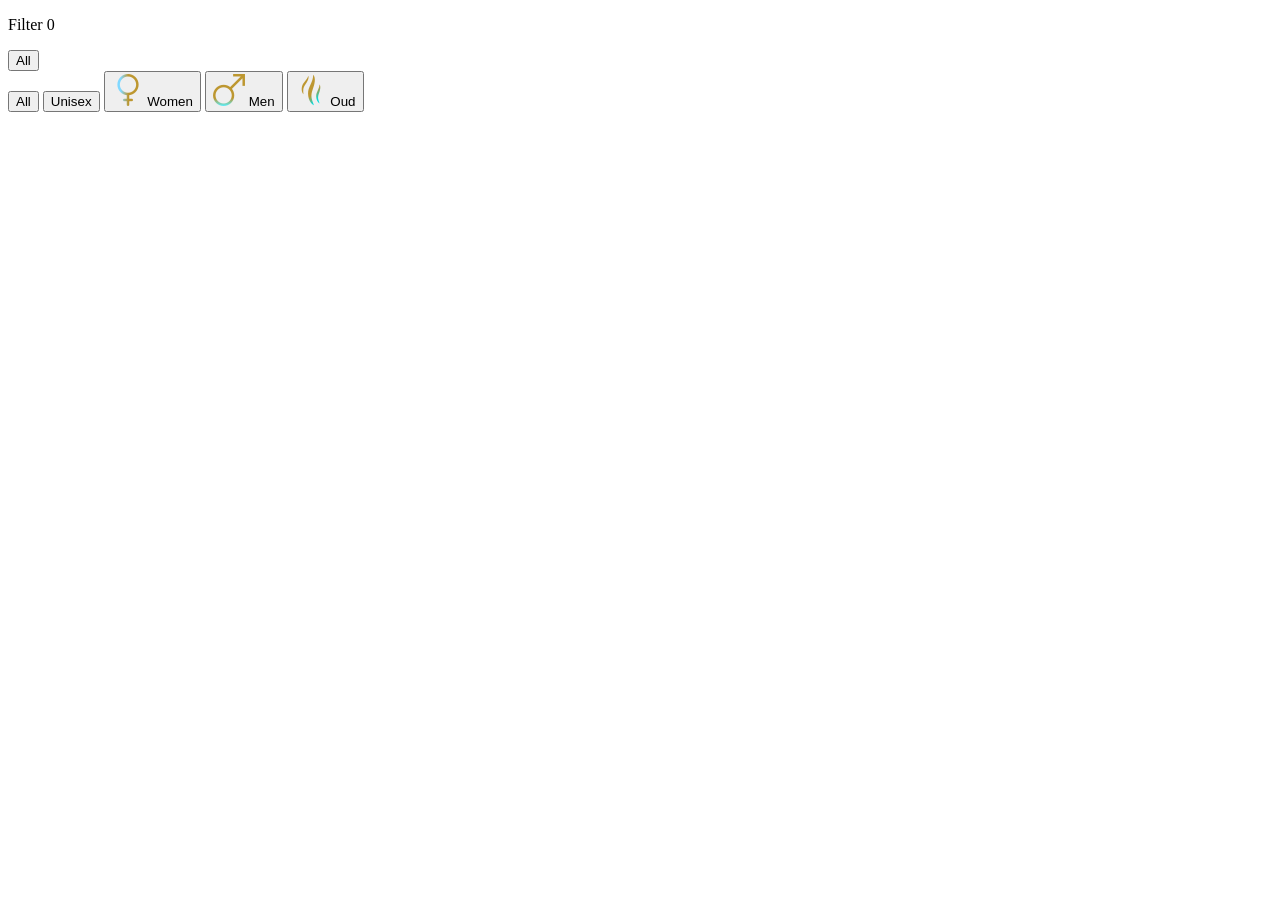
<file: tester.html>
<!DOCTYPE html>
<html lang="en">
<head>
    <meta charset="UTF-8">
    <meta name="viewport" content="width=device-width, initial-scale=1.0">
    <title>Document</title>
</head>
<body>
    




<!-- FILTER -->
<div class="filter-section reveal" id="perfumes">
  <p class="filter-label">Filter <span id="count">0</span></p>

  <div class="dropdown-wrap">
    <button class="dropdown-trigger" id="filterTrigger" aria-haspopup="listbox" aria-expanded="false">
      <span class="trigger-left">
        <span id="triggerIconWrap"></span>
        <span id="triggerLabel">All</span>
      </span>
      <i class="ti ti-chevron-down" id="filterChevron" aria-hidden="true"></i>
    </button>

    <div class="dropdown-menu" id="filterMenu" role="listbox">
      <button class="dropdown-item active" data-filter="all">All</button>
      <button class="dropdown-item" data-filter="unisex">Unisex</button>
      <button class="dropdown-item" data-filter="women">
        <img src="femenine.png" alt=""> Women
      </button>
      <button class="dropdown-item" data-filter="men">
        <img src="man.png" alt=""> Men
      </button>
      <button class="dropdown-item" data-filter="oud">
        <img src="aroma.png" alt=""> Oud
      </button>
    </div>
  </div>
</div>




</body>
</html>
</file>
<file: styles.css>
@import url('https://fonts.googleapis.com/css2?family=Dancing+Script:wght@400..700&family=Cormorant+Garamond:ital,wght@0,300;0,400;0,600;1,300;1,400&family=Montserrat:wght@300;400;500;600&display=swap');

/* =============================================
   REINHEIT — SHARED BASE STYLES
   Used by: index.html & shop.html
   ============================================= */

*,
*::before,
*::after {
    box-sizing: border-box;
    margin: 0;
    padding: 0;
}

:root {
    --bg-color:    #0a0a0a;
    --bg2:         #0f0e0c;
    --bg3:         #161410;
    --gold:        #bd9730;
    --gold-light:  #d4af50;
    --gold-dim:    #8a6e22;
    --gold-pale:   #f0dfa0;
    --text:        #ffffff;
    --text-muted:  #cccccc;
    --text-dim:    #6a6050;
    --cream-bg:    #f5f0e8;
    --dark-panel:  #111111;
    --border-gold: 2.5px solid #bd9730;
}

html {
    font-size: 16px;
    scroll-behavior: smooth;
}

body {
    background: var(--bg-color);
    color: var(--text);
    overflow-x: hidden;
}

h1, h2, h3 {
    color: var(--gold);
    font-family: 'Georgia', serif;
}

p {
    color: var(--text);
    font-family: Arial, Helvetica, sans-serif;
}

/* =============================================
   SHARED: MENU BUTTON
   ============================================= */
#menuBtn{
    position: fixed ;
    top: 15px;
    left: 20px;
    width: 40px;
    height: 40px;
    display: flex;
    flex-direction: column;
    justify-content: center;
    gap: 5px;
    padding: 2px;
    cursor: pointer;
    z-index: 1000;
    background: rgba(0, 0, 0, 0.45);
    backdrop-filter: blur(8px);
    border-radius: 4px;
    border: 1px solid rgba(189, 151, 48, 0.2) ;
    transition: 0.3s ease;
}

#menuBtn:hover {
    border-color: rgba(189, 151, 48, 0.6);
    background: rgba(0, 0, 0, 0.7) ;
}

#menuBtn div {
    height: 3px;
    border-radius: 2px;
    width: 100%;
    background: #fed;
    transition: 0.3s ease;
}
#menuBtn div:nth-child(2) { 
    width: 75%; 
}
#menuBtn div:nth-child(3) { 
    width: 50%; 
}
#menuBtn:hover div:nth-child(1) { 
    width: 50%; 
}
#menuBtn:hover div:nth-child(3) { 
    width: 100%; 
}
#menuBtn:active div { 
    width: 100%; 
}

/* =============================================
   SHARED: SIDEBAR
   ============================================= */
.side-bar {
    position: fixed;
    top: 0;
    left: -100%;
    width: 50%;
    height: 100vh;
    background: rgba(8, 7, 6, 0.16);
    backdrop-filter: blur(16px);
    -webkit-backdrop-filter: blur(6px);
    border-right: 1px solid rgba(189, 151, 48, 0.25);
    z-index: 999;
    display: flex;
    flex-direction: column;
    justify-content: center;
    padding: 3rem 2rem;
    transition: left 0.4s cubic-bezier(0.22, 1, 0.36, 1);
}
.side-bar.open {
    left: 0;
}
.side-nav {
    display: flex;
    flex-direction: column;
    gap: 2rem;
    list-style: none;
    padding: 0;
    margin: 0;
}
.side-nav a {
    font-family: 'Cormorant Garamond', serif;
    font-size: 1.8rem;
    font-weight: 300;
    color: var(--text);
    text-decoration: none;
    letter-spacing: 3px;
    text-transform: uppercase;
    transition: color 0.3s, letter-spacing 0.3s;
    display: block;
    border-bottom: 1px solid rgba(189, 151, 48, 0.1);
    padding-bottom: 1rem;
}
.side-nav a:hover {
    color: var(--gold);
    letter-spacing: 5px;
}
.side-bar .side-nav a::before {
    content: '';
    position: absolute;
    bottom: -4px;
    left: 50%;
    transform: translateX(-50%);
    width: 0;
    height: 2px;
    background: var(--gold);
    transition: 0.35s ease;
}
.side-bar .side-nav a:hover::before { width: 60%; }
/* Sidebar overlay */
.sidebar-overlay {
    display: none;
    position: fixed;
    inset: 0;
    background: rgba(0,0,0,0.5);
    z-index: 998;
}
.sidebar-overlay.active { 
    display: block; 
}

/* =============================================
   SHARED: SCROLL-TO-TOP BUTTON
   ============================================= */
.scroll-top-btn {
    position: fixed;
    bottom: 2rem;
    right: 1.5rem;
    width: 44px;
    height: 44px;
    background: var(--gold);
    border: 1px solid rgba(189, 151, 48, 0.4);
    cursor: pointer;
    display: flex;
    align-items: center;
    justify-content: center;
    opacity: 0;
    visibility: hidden;
    transform: translateY(12px);
    transition: opacity 0.3s ease, transform 0.3s ease, visibility 0.3s ease, background 0.2s ease;
    z-index: 999;
    animation: pulse-glow 3s ease-in-out infinite;
}
.scroll-top-btn.visible {
    opacity: 1;
    visibility: visible;
    transform: translateY(0);
}
.scroll-top-btn:hover { background: var(--gold-light); }
.scroll-top-btn svg {
    width: 20px;
    height: 20px;
    stroke: #0a0a0a;
    stroke-width: 2.5;
    fill: none;
    stroke-linecap: round;
    stroke-linejoin: round;
}

/* =============================================
   SHARED: BADGES
   ============================================= */
.badge {
    position: absolute;
    top: 1rem;
    right: 1rem;
    font-size: 0.48rem;
    letter-spacing: 2px;
    text-transform: uppercase;
    padding: 0.3rem 0.6rem;
    z-index: 2;
    font-family: 'Montserrat', sans-serif;
}
.badge-new  { background: var(--gold); color: var(--bg-color); }
.badge-best { border: 1px solid var(--gold); color: var(--gold); }

/* =============================================
   SHARED: SECTION DIVIDER
   ============================================= */
.section-divider {
    width: 100%;
    max-width: 1200px;
    display: flex;
    align-items: center;
    justify-content: center;
    gap: 1rem;
    padding: 1.2rem 2rem;
    background: var(--bg-color);
}
.section-divider span {
    flex: 1;
    height: 1px;
    background: linear-gradient(to right, transparent, var(--gold-dim));
}
.section-divider span:last-child {
    background: linear-gradient(to left, transparent, var(--gold-dim));
}
.section-divider i {
    display: block;
    width: 6px;
    height: 6px;
    background: var(--gold);
    transform: rotate(45deg);
}

/* =============================================
   SHARED: REVEAL / FADE ANIMATIONS
   ============================================= */
@keyframes fadeUp {
    from { opacity: 0; transform: translateY(20px); }
    to   { opacity: 1; transform: translateY(0); }
}
@keyframes pulse-glow {
    0%, 100% { box-shadow: 0 0 0 0 rgba(189, 151, 48, 0); }
    50%       { box-shadow: 0 0 18px 4px rgba(189, 151, 48, 0.22); }
}
@keyframes shimmer {
    0%   { background-position: -200% center; }
    100% { background-position:  200% center; }
}

.reveal {
    opacity: 0;
    transform: translateY(30px);
    transition: opacity 0.7s ease, transform 0.7s ease;
}
.reveal.visible { opacity: 1; transform: translateY(0); }

.fade-up {
    opacity: 0;
    transform: translateY(36px);
    transition: opacity 0.75s cubic-bezier(0.22, 1, 0.36, 1),
                transform 0.75s cubic-bezier(0.22, 1, 0.36, 1);
}
.fade-up.visible { opacity: 1; transform: translateY(0); }
.fade-up.d1 { transition-delay: 0.08s; }
.fade-up.d2 { transition-delay: 0.18s; }
.fade-up.d3 { transition-delay: 0.28s; }
.fade-up.d4 { transition-delay: 0.38s; }
.fade-up.d5 { transition-delay: 0.48s; }

.fade-left {
    opacity: 0;
    transform: translateX(-30px);
    transition: opacity 0.7s cubic-bezier(0.22, 1, 0.36, 1),
                transform 0.7s cubic-bezier(0.22, 1, 0.36, 1);
}
.fade-left.visible { opacity: 1; transform: translateX(0); }

.fade-right {
    opacity: 0;
    transform: translateX(30px);
    transition: opacity 0.7s cubic-bezier(0.22, 1, 0.36, 1),
                transform 0.7s cubic-bezier(0.22, 1, 0.36, 1);
}
.fade-right.visible { opacity: 1; transform: translateX(0); }

.scale-in {
    opacity: 0;
    transform: scale(0.88);
    transition: opacity 0.8s cubic-bezier(0.22, 1, 0.36, 1),
                transform 0.8s cubic-bezier(0.22, 1, 0.36, 1);
}
.scale-in.visible { opacity: 1; transform: scale(1); }

/* =============================================
   SHARED: FOOTER (shop.html version – homepage
   has its own richer footer in index.css)
   ============================================= */
footer {
    padding: 2.5rem 3rem;
    display: flex;
    align-items: center;
    justify-content: space-between;
    border-top: 1px solid rgba(189, 151, 48, 0.12);
    flex-wrap: wrap;
    gap: 1rem;
    background: var(--bg-color);
}
footer .foot-logo {
    font-family: 'Cormorant Garamond', serif;
    font-size: 1.3rem;
    font-weight: 600;
    letter-spacing: 6px;
    color: var(--gold);
}
footer .foot-logo span {
    -webkit-text-stroke: 1px var(--gold);
    color: transparent;
}
footer .foot-copy {
    font-size: 0.6rem;
    letter-spacing: 2px;
    color: var(--text-dim);
}
footer .foot-contact {
    font-size: 0.65rem;
    letter-spacing: 2px;
    color: var(--text-muted);
}
footer .foot-contact strong { color: var(--gold); }

/* =============================================
   RESPONSIVE – shared elements
   ============================================= */
@media (max-width: 800px) {
    .side-bar { width: 70%; }
    .side-bar .side-nav a { font-size: 2.2rem; }
    footer {
        flex-direction: column;
        text-align: center;
        padding: 2rem 1.5rem;
    }
}

@media (max-width: 480px) {
    .menu-btn::before { display: none; }
    .side-bar { width: 85%; }
    .side-bar .side-nav { gap: 2.2rem; }
    .side-bar .side-nav a { font-size: 1.8rem; letter-spacing: 4px; }
    footer { padding: 1.5rem 1rem; }
}
</file>
<file: index.css>
/* =============================================
   REINHEIT — INDEX PAGE STYLES  (index.css)
   Depends on: styles.css  (load that first)
   ============================================= */

/* =============================================
   LAYOUT BASE
   ============================================= */
body.home-page {
    display: flex;
    flex-direction: column;
    align-items: center;
    font-family: 'Georgia', 'Times New Roman', serif;
}

section {
    width: 100%;
    max-width: 1200px;
}

/* =============================================
   HERO-SPECIFIC ANIMATIONS
   ============================================= */
@keyframes heroFadeUp {
    from { opacity: 0; transform: translateY(28px); }
    to   { opacity: 1; transform: translateY(0); }
}
@keyframes heroFadeIn {
    from { opacity: 0; }
    to   { opacity: 1; }
}
@keyframes float {
    0%, 100% { transform: translateY(0px); }
    50%       { transform: translateY(-8px); }
}
@keyframes lineGrow {
    from { transform: scaleX(0); transform-origin: left; }
    to   { transform: scaleX(1); transform-origin: left; }
}
@keyframes scaling {
    0%, 100% { transform: scale(1); }
    50%       { transform: scale(0.5); }
}

/* =============================================
   HERO SECTION
   ============================================= */
#hero {
    position: relative;
    display: flex;
    min-height: auto;
    overflow: hidden;
    background: linear-gradient(135deg, #0a0a0a 0%, #1a1510 60%, #0a0a0a 100%);
}




/* Hero content pane */
.hero-content {
    padding: 2.5rem 2rem 2rem 2.5rem;
    display: flex;
    flex-direction: column;
    justify-content: flex-start;
    z-index: 2;
    flex: 1;
}

/* Logo area */
.top-logo {
    text-align: center;
    margin-bottom: 0.2rem;
    animation: heroFadeUp 0.8s 0.1s both cubic-bezier(0.22, 1, 0.36, 1);
}

.logo {
    width: 130px;
    margin-bottom: 0.5rem;
}

.hero-content h1 {
    font-size: clamp(2.8rem, 6vw, 5.2rem);
    font-weight: 900;
    line-height: 1.5;
    color: var(--gold);
    font-family: 'Cormorant Garamond', 'Georgia', serif;
    letter-spacing: 8px;
}

.hero-content h1 span {
    color: transparent;
    -webkit-text-stroke: 1.5px var(--gold);
}

.hero-content .first-p {
    font-family: 'Cormorant Garamond', serif;
    font-style: italic;
    font-size: clamp(0.75rem, 1.7vw, 1.8rem);
    letter-spacing: 4px;
    font-weight: 300;
    color: var(--text-muted);
    margin-top: 0.3rem;
    position: relative;
    padding-bottom: 0.5rem;
}

.underline { width: 100%; }

/* Taglines */
.taglines {
    text-align: center;
    margin: 0 0 0.6rem;
    animation: heroFadeUp 0.8s 0.3s both cubic-bezier(0.22, 1, 0.36, 1);
}

.hero-content .tagline {
    font-size: clamp(1rem, 2vw, 1.5rem);
    letter-spacing: 5px;
    color: var(--gold);
    line-height: 1.5;
    font-family: 'Cormorant Garamond', serif;
    font-weight: 300;
}

.hero-content .subtext {
    text-align: center;
    font-size: clamp(0.75rem, 1.5vw, 1.45rem);
    color: var(--text-muted);
    letter-spacing: 1px;
    line-height: 1.4;
    animation: heroFadeUp 0.8s 0.45s both cubic-bezier(0.22, 1, 0.36, 1);
}

/* Assurance bar */
.assurance {
    display: grid;
    grid-template-columns: repeat(4, 1fr);
    margin-top: 1.2rem;
    gap: 0.4rem;
    animation: heroFadeUp 0.8s 0.6s both cubic-bezier(0.22, 1, 0.36, 1);
}

.assur-card {
    display: flex;
    flex-direction: column;
    align-items: center;
    text-align: center;
    gap: 0.25rem;
    padding: 0.6rem 0.4rem;
    border: 1px solid rgba(189, 151, 48, 0);
    border-radius: 2px;
    transition: border-color 0.4s ease, background 0.4s ease, transform 0.4s ease;
}
.assur-card:hover {
    border-color: rgba(189, 151, 48, 0.25);
    background: rgba(189, 151, 48, 0.04);
    transform: translateY(-4px);
}
.assur-card .icon img {
    width: 40px;
    height: 40px;
    object-fit: contain;
    transition: transform 0.5s cubic-bezier(0.22, 1, 0.36, 1);
}
.assur-card:hover .icon img { transform: scale(1.15) rotate(-5deg); }

.assur-card p {
    font-size: clamp(0.55rem, 1vw, 0.7rem);
    letter-spacing: 1px;
    color: var(--text-muted);
    line-height: 1.1;
    font-family: Arial, Helvetica, sans-serif;
}

/* Hero image side */
.img-placeholder {
    position: relative;
    overflow: hidden;
    flex: 1;
    animation: heroFadeIn 1.2s 0.2s both;
}
.img-placeholder img {
    width: 100%;
    height: 100%;
    object-fit: cover;
    object-position: center;
    animation: float 6s ease-in-out infinite;
}

/* =============================================
   MAIN CONTENT SECTION
   ============================================= */
.main-content {
    background: linear-gradient(to top, #000, #00000000),
                url("https://i.pinimg.com/1200x/ad/e1/be/ade1be28ffa073ca118fc0fe413b566f.jpg") no-repeat center/cover;
    background-attachment: fixed;
    display: grid;
    grid-template-columns: 2fr 1fr;
    padding-bottom: 10px;
    width: 100%;
    max-width: 1200px;
    border-bottom: 3px solid var(--gold);
}

.content-grid {
    padding: 0;
    position: relative;
    overflow: hidden;
}

/* =============================================
   PRODUCTS HEADINGS
   ============================================= */
.products {
    display: flex;
    flex-direction: column;
    align-items: center;
    text-align: center;
}

.products h2 {
    position: relative;
    display: inline-block;
    font-weight: 300;
    letter-spacing: 6px;
    margin-bottom: 0.6rem;
    font-family: 'Cormorant Garamond', serif;
    background: linear-gradient(90deg, #8a6e22, #bd9730, #d4af50, #bd9730, #8a6e22);
    background-size: 200% auto;
    -webkit-background-clip: text;
    -webkit-text-fill-color: transparent;
    background-clip: text;
    animation: shimmer 6s linear infinite;
}

.products h2::before,
.products h2::after {
    position: absolute;
    content: "";
    bottom: 50%;
    background: var(--gold);
    height: 1.5px;
    width: 115px;
    animation: scaling 2s infinite;
}
.products h2::before { left: -130px; transform: translateY(50%); }
.products h2::after  { right: -130px; transform: translateY(50%); }

.products .heading-deco {
    text-align: center;
    display: block;
    width: 200px;
    height: 30px;
    opacity: 0.6;
}

/* =============================================
   PERFUMES SECTION HEADING
   ============================================= */
.perfumes-section-heading {
    text-align: center;
    padding: 1rem 0.2rem 0;
}
.perfumes-section-heading h2 {
    font-family: 'Cormorant Garamond', serif;
    font-weight: 900;
    letter-spacing: 4px;
    font-size: clamp(1.6rem, 4vw, 2.4rem);
    background: linear-gradient(90deg, #8a6e22, #bd9730, #d4af50, #bd9730, #8a6e22);
    background-size: 200% auto;
    -webkit-background-clip: text;
    -webkit-text-fill-color: transparent;
    background-clip: text;
    animation: shimmer 6s linear infinite;
    margin-bottom: 0.5rem;
    margin-top: 1.2rem;
}

/* =============================================
   FEATURED CARDS GRID (3 perfumes on homepage)
   ============================================= */
.featured-grid {
    display: grid;
    grid-template-columns: repeat(3, 1fr);
    gap: 10px;
    padding: 12px;
    margin: 0;
}

.featured-card {
    background: rgba(15, 14, 12, 0.85);
    position: relative;
    overflow: hidden;
    cursor: pointer;
    border-radius: 4px;
    transition: transform 0.4s cubic-bezier(0.25, 0.46, 0.45, 0.94),
                box-shadow 0.4s ease;
}
.featured-card:hover {
    transform: translateY(-6px);
    box-shadow: 0 20px 40px rgba(0, 0, 0, 0.5);
}
.featured-card::before {
    content: '';
    position: absolute;
    inset: 0;
    background: linear-gradient(to top, rgba(189, 151, 48, 0.1) 0%, transparent 60%);
    opacity: 0;
    transition: opacity 0.5s;
    z-index: 1;
}
.featured-card:hover::before { opacity: 1; }

.featured-card .img-wrap {
    border-radius: 4px 4px 0 0;
    border: 1px solid transparent;
    height: 260px;
    display: flex;
    align-items: center;
    justify-content: center;
    padding: 1rem;
    position: relative;
    background: radial-gradient(ellipse at 50% 80%, rgba(189, 151, 48, 0.06) 0%, transparent 70%);
    transition: border-color 0.3s ease;
}
.featured-card:hover .img-wrap { border-color: rgba(189, 151, 48, 0.3); }

.featured-card .spotlight {
    position: absolute;
    width: 200px;
    height: 200px;
    border-radius: 50%;
    background: radial-gradient(circle, rgba(189, 151, 48, 0.15), transparent 70%);
    top: 50%; left: 50%;
    transform: translate(-50%, -50%);
    opacity: 0;
    transition: opacity 0.4s;
    pointer-events: none;
}
.featured-card:hover .spotlight { opacity: 1; }

.featured-card .img-wrap img {
    height: 200px;
    width: auto;
    object-fit: contain;
    filter: drop-shadow(0 16px 32px rgba(0, 0, 0, 0.7));
    transition: transform 0.6s cubic-bezier(0.25, 0.46, 0.45, 0.94);
}
.featured-card:hover .img-wrap img { transform: translateY(-10px) scale(1.04); }

.featured-card .card-body {
    padding: 1rem 1.2rem 1.4rem;
    text-align: center;
    position: relative;
    z-index: 2;
}

.featured-card .name {
    font-family: 'Cormorant Garamond', serif;
    font-size: 1.3rem;
    font-weight: 300;
    letter-spacing: 3px;
    color: var(--text);
    margin-bottom: 0.2rem;
}
.featured-card .brand {
    font-size: 0.55rem;
    letter-spacing: 3px;
    color: var(--text-muted);
    text-transform: uppercase;
    margin-bottom: 0.8rem;
}
.featured-card .card-divider {
    width: 30px;
    height: 1px;
    background: var(--gold);
    margin: 0 auto 0.8rem;
}

.btn-shop {
    display: inline-block;
    padding: 0.55rem 1.4rem;
    border: 1px solid rgba(189, 151, 48, 0.45);
    color: var(--gold);
    font-size: 0.58rem;
    letter-spacing: 3px;
    text-transform: uppercase;
    cursor: pointer;
    background: transparent;
    font-family: 'Montserrat', sans-serif;
    transition: background 0.3s, color 0.3s, border-color 0.3s;
}
.btn-shop:hover {
    background: var(--gold);
    color: var(--bg-color);
    border-color: var(--gold);
}

/* =============================================
   WATCHES SECTION
   ============================================= */
.watches-section-heading h2 {
    font-family: 'Cormorant Garamond', serif;
    font-weight: 900;
    letter-spacing: 6px;
    font-size: clamp(1.6rem, 4vw, 2.4rem);
    background: linear-gradient(90deg, #8a6e22, #bd9730, #d4af50, #bd9730, #8a6e22);
    background-size: 200% auto;
    -webkit-background-clip: text;
    -webkit-text-fill-color: transparent;
    background-clip: text;
    animation: shimmer 6s linear infinite;
    margin-bottom: 0.5rem;
}

.watches { padding: 1rem; }

.watches-grid {
    display: flex;
    justify-content: center;
    gap: 1.8rem;
}

.watch-item {
    height: 200px;
    display: flex;
    flex-direction: column;
    align-items: center;
    cursor: pointer;
    transition: transform 0.5s cubic-bezier(0.22, 1, 0.36, 1);
}
.watch-item:hover { transform: translateY(-10px); }

.watch-item .product {
    width: 100px;
    height: 190px;
    border: none;
    background: none;
    display: flex;
    flex-direction: column;
    align-items: flex-start;
}
.watch-item .product img {
    width: 120px;
    height: 350px;
    object-fit: contain;
    filter: drop-shadow(-3px 5px 5px rgba(151, 151, 151, 0.5));
    transition: filter 0.5s ease;
}
.watch-item:hover .product img {
    filter: drop-shadow(-10px 18px 20px rgba(238, 238, 238, 0.4));
}
.watch-item .product-name {
    display: none;
    font-size: 0.58rem;
    letter-spacing: 2px;
    color: #333;
    font-family: 'Georgia', serif;
    font-weight: 700;
}
.to-hide { display: none; }

/* =============================================
   MESSAGE PANEL
   ============================================= */
.message {
    text-align: center;
    padding: 2rem;
    background: #0d0d0d;
    border-left: 1px solid var(--gold);
    position: relative;
    overflow: hidden;
}
.message::before {
    content: '';
    position: absolute;
    inset: 0;
    background: radial-gradient(ellipse at 50% 100%, rgba(189, 151, 48, 0.06) 0%, transparent 70%);
    pointer-events: none;
}
.message h2 {
    font-size: clamp(1.1rem, 1.8vw, 1.5rem);
    color: var(--gold);
    font-family: 'Cormorant Garamond', serif;
    font-weight: 600;
    letter-spacing: 4px;
    margin-bottom: 0.4rem;
    opacity: 0.85;
}
.message p {
    font-size: 1.15rem;
    line-height: 1.8;
    color: var(--text-muted);
    font-family: 'Cormorant Garamond', serif;
    font-style: italic;
}
.message .italic-gold {
    display: block;
    font-style: italic;
    color: var(--gold);
    font-size: 20px;
    line-height: 1.1;
    font-family: "Dancing Script", cursive;
}
.message .heart-img {
    width: 90px;
    margin-top: 1rem;
    opacity: 0.85;
}
.message-line {
    width: 40px;
    height: 1px;
    background: var(--gold-dim);
    margin: 1rem auto;
    animation: lineGrow 1s ease both;
}

/* =============================================
   HOMEPAGE FOOTER (richer 3-col layout)
   ============================================= */
footer.home-footer {
    width: 100%;
    max-width: 1200px;
    background: #0d0d0d;
    display: grid;
    grid-template-columns: 1fr 1fr 1fr;
    align-items: center;
    padding: 1.8rem 2.5rem;
    border-top: 2px solid var(--gold-dim);
    gap: 1rem;
    /* override shared footer flex */
    flex-direction: unset;
    flex-wrap: unset;
}

.footer-shop {
    display: flex;
    flex-direction: column;
    gap: 0.2rem;
}
.footer-shop h2 {
    font-size: clamp(1.4rem, 3vw, 2.2rem);
    font-weight: 300;
    letter-spacing: 8px;
    color: var(--gold);
    font-family: 'Cormorant Garamond', serif;
    line-height: 1;
}
.footer-shop .tagline-footer {
    font-style: italic;
    color: var(--text-muted);
    font-size: clamp(0.75rem, 1.2vw, 0.95rem);
    letter-spacing: 1px;
    font-family: "Dancing Script", cursive;
}

.footer-contact {
    display: flex;
    flex-direction: column;
    align-items: center;
    gap: 0.3rem;
    text-align: center;
    border-left: 2px solid var(--gold);
}
.footer-contact .contact-label {
    font-size: 0.8rem;
    letter-spacing: 3px;
    color: var(--text-muted);
    text-align: left;
    font-family: Arial, Helvetica, sans-serif;
}
.footer-contact .whatsapp-row {
    display: flex;
    gap: 0.5rem;
    padding: 0 0.75rem;
}
.footer-contact .whatsapp-row img { width: 42px; height: 42px; }
.footer-contact .phone-number {
    font-size: 32px;
    font-weight: 700;
    letter-spacing: 2px;
    color: var(--gold);
    font-family: Arial, Helvetica, sans-serif;
    line-height: 1;
    transition: color 0.3s ease;
}
.footer-contact .phone-number:hover { color: var(--gold-light); }
.footer-contact .social-row {
    display: flex;
    flex-direction: column;
    gap: 0.15rem;
    margin-top: 0.3rem;
}
.footer-contact .social-row p {
    font-size: 0.75rem;
    color: var(--text-muted);
    letter-spacing: 0.5px;
    font-family: Arial, Helvetica, sans-serif;
    display: flex;
    gap: 0.4rem;
    align-items: center;
    padding-left: 0.5rem;
}
.footer-contact span img { width: 0.9rem; height: 0.9rem; }

.footer-badge {
    display: flex;
    justify-content: flex-end;
    align-items: center;
}
.footer-badge img { width: 110px; height: 110px; object-fit: contain; }

.badge-fallback {
    width: 100px;
    height: 100px;
    border-radius: 50%;
    border: 2px solid var(--gold);
    display: flex;
    flex-direction: column;
    align-items: center;
    justify-content: center;
    text-align: center;
    padding: 0.5rem;
    gap: 0.15rem;
}
.badge-fallback p {
    font-size: 0.5rem;
    letter-spacing: 1.5px;
    color: var(--gold);
    font-family: 'Georgia', serif;
    font-weight: 700;
    line-height: 1.3;
}

/* =============================================
   RESPONSIVE — 800px
   ============================================= */
@media (max-width: 800px) {
    #hero { flex-direction: row; }

    .main-content {
        background: #000;
        grid-template-columns: 1fr;
        gap: 0;
    }
    .content-grid { padding: 2rem 0.5rem; }

    .perfumes {
        background: linear-gradient(to bottom, #000 20%, transparent 10%, #fed 65%),
                    url("https://i.pinimg.com/736x/10/f6/10/10f6103e0011705403a06fc8c429c155.jpg") no-repeat center/cover;
        background-attachment: fixed;
        padding: 1rem;
    }
    .watches {
        background: linear-gradient(to bottom, #000 20%, transparent),
                    url("watch-bg.jpg") no-repeat center/cover;
        background-attachment: fixed;
    }

    .message {
        border-left: none;
        border-top: 3px solid var(--gold);
        padding: 2rem 1.5rem;
    }

    .products h2::before { width: 60px; left: -70px; }
    .products h2::after  { width: 60px; right: -70px; }

    /* Featured grid 2-col on 800 */
    .featured-grid {
        grid-template-columns: repeat(2, 1fr);
    }

    footer.home-footer {
        grid-template-columns: 1fr;
        text-align: center;
        padding: 2rem 1.5rem;
    }
    .footer-shop { align-items: center; }
    .footer-badge { justify-content: center; }
    .footer-contact {
        border-left: none;
        border-top: 1px solid var(--gold);
        border-bottom: 1px solid var(--gold);
        padding: 1rem 0;
    }
}

/* =============================================
   RESPONSIVE — 480px
   ============================================= */
@media (max-width: 480px) {
    #hero {
        flex-direction: column;
        min-height: 100vh;
    }
    .hero-content { padding: 1rem; }
    .hero-content h1 { font-size: 2.4rem; letter-spacing: 4px; }

    .assurance {
        grid-template-columns: repeat(2, 1fr);
        gap: 0;
    }
    .assur-card { padding: 1rem 0; }
    .heading-deco { display: none; visibility: hidden; }

    /* Featured grid 1-col, 85% wide, centred */
    .featured-grid {
        grid-template-columns: 1fr;
        width: 88%;
        margin: 0 auto;
        gap: 14px;
    }
    .featured-card { width: 100%; }
    .featured-card .img-wrap { height: 220px; }

    /* Watches 2-col */
    .watches-grid {
        display: grid;
        grid-template-columns: repeat(2, 1fr);
        gap: 3rem;
    }
    .watch-item:nth-child(2n) { padding-left: 10px; }
    .watch-item .product { width: 80px; height: 90px; }
    .to-hide { display: block; }

    .message {
        border: none;
        border-top: 2px solid var(--gold);
    }

    footer.home-footer {
        padding: 1.5rem 1rem;
    }
    .footer-contact .social-row p { padding: 0.3rem 0; }
    .footer-contact .phone-number { font-size: 24px; }
}
</file>
